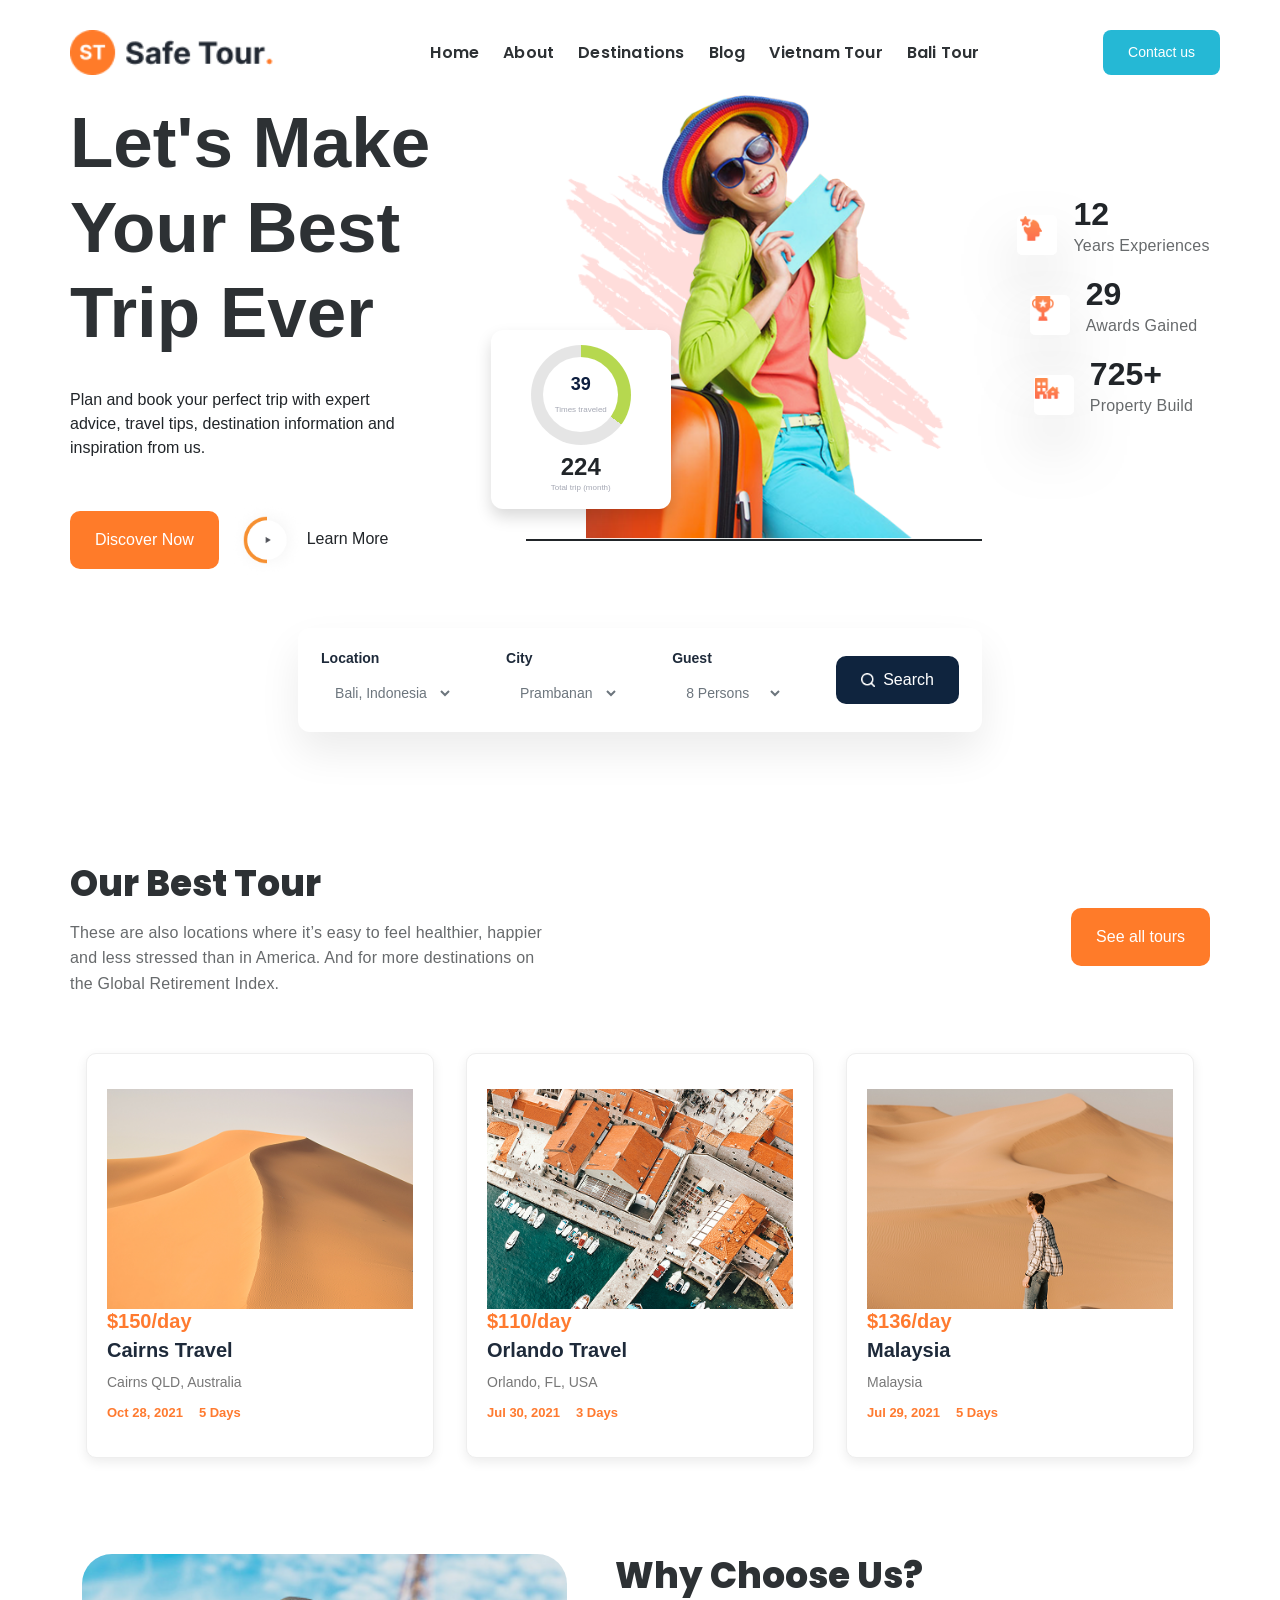
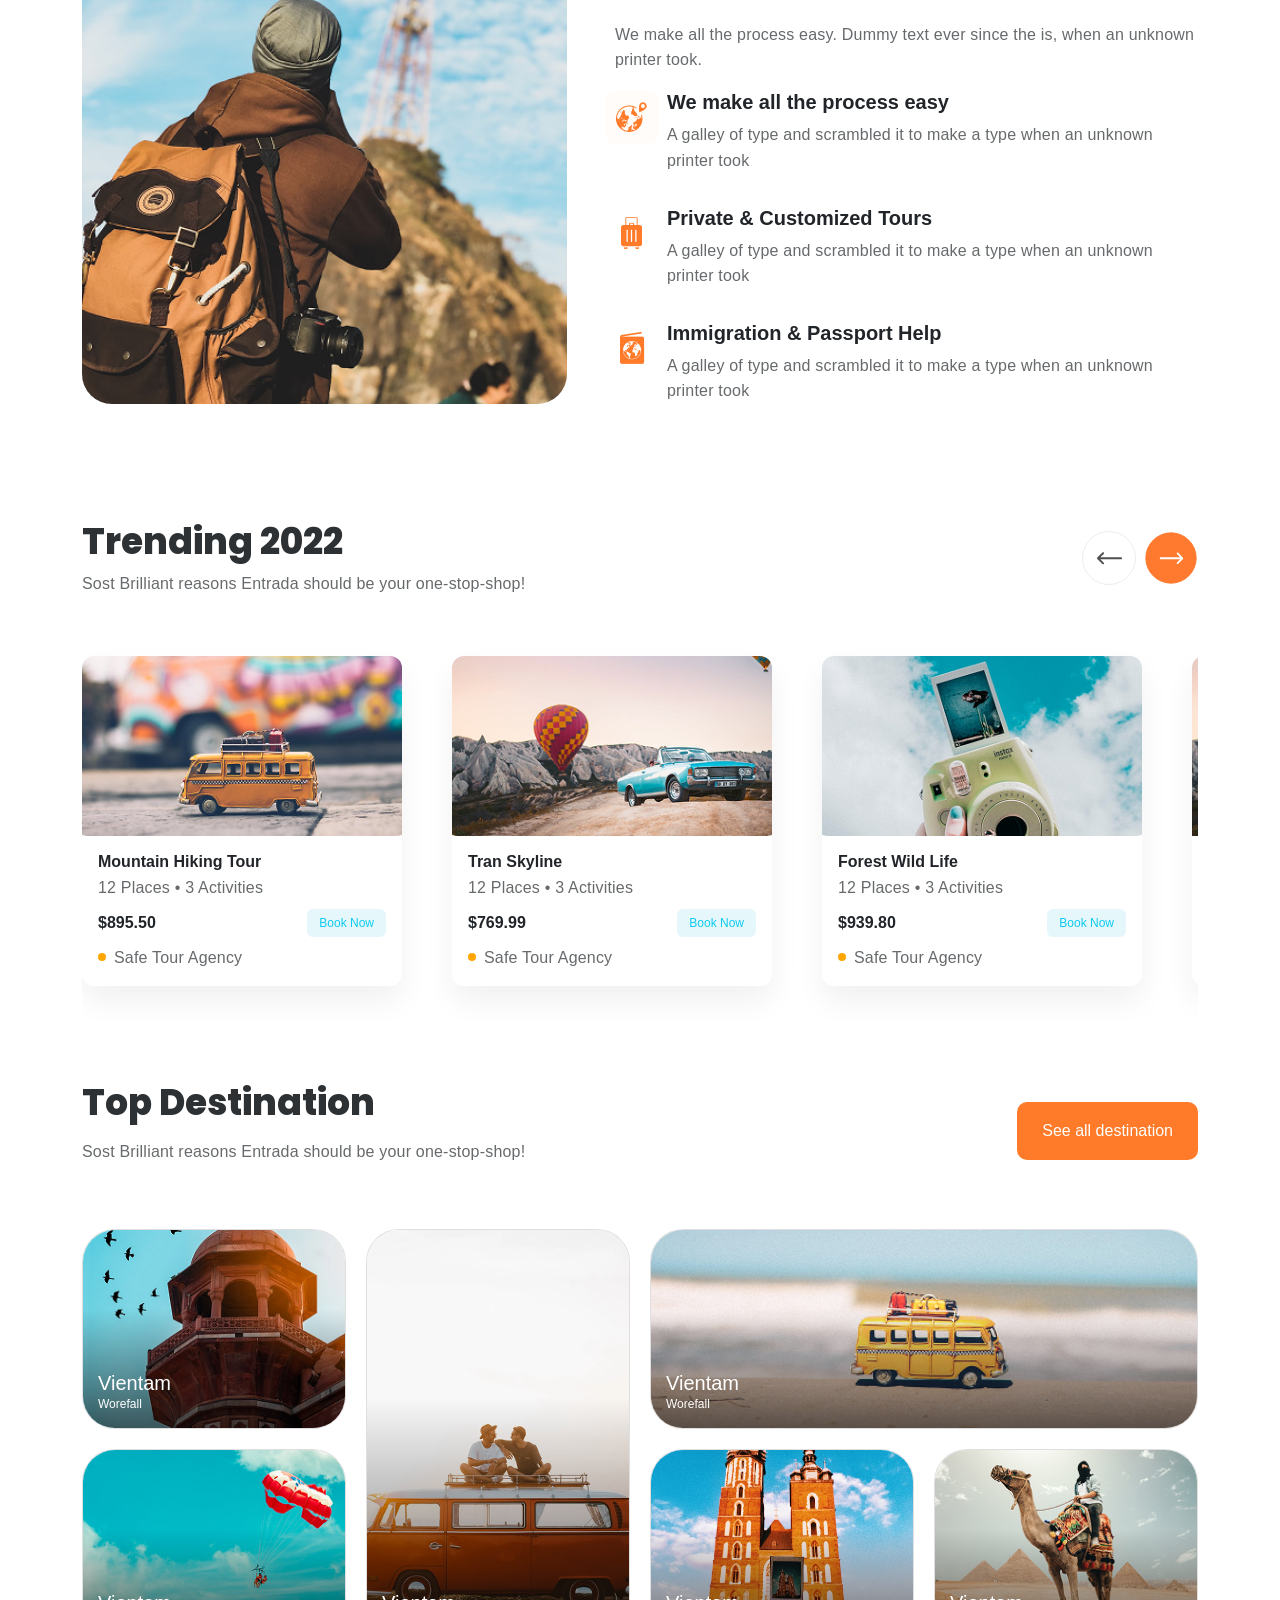
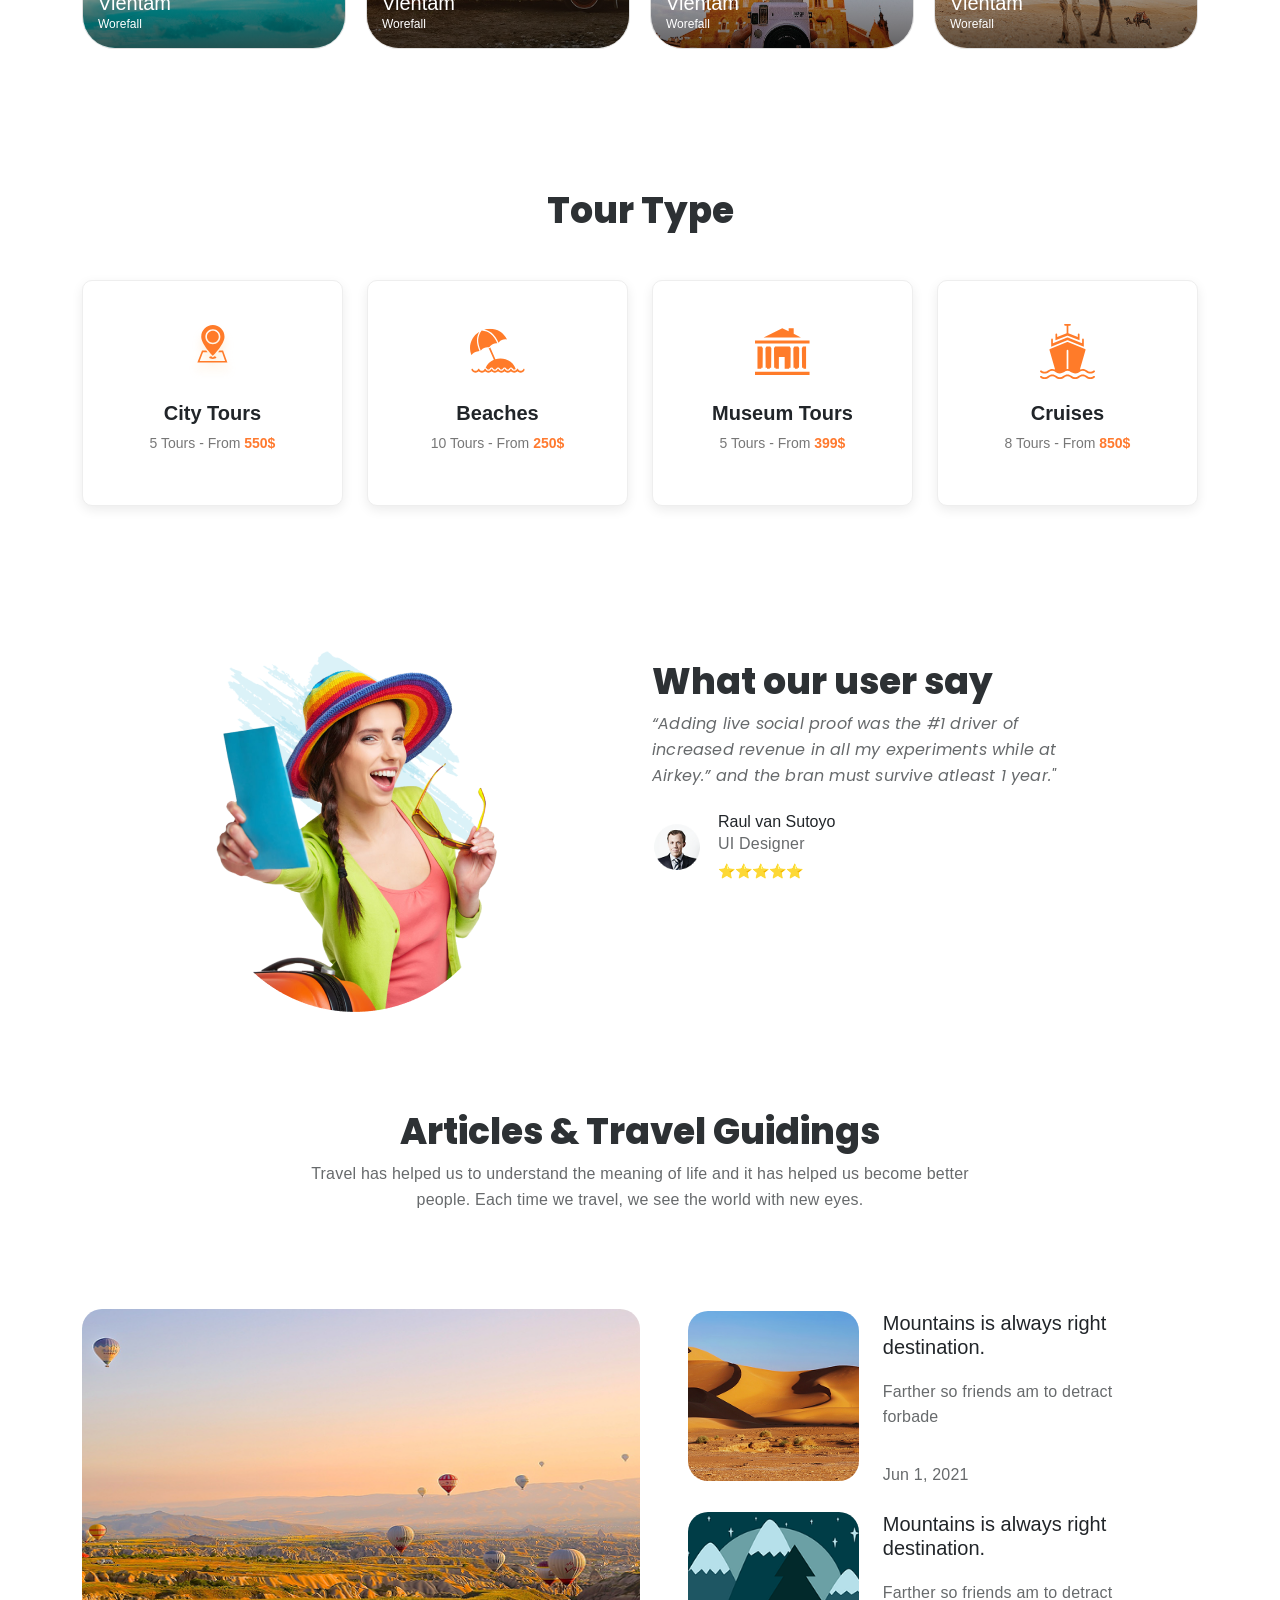
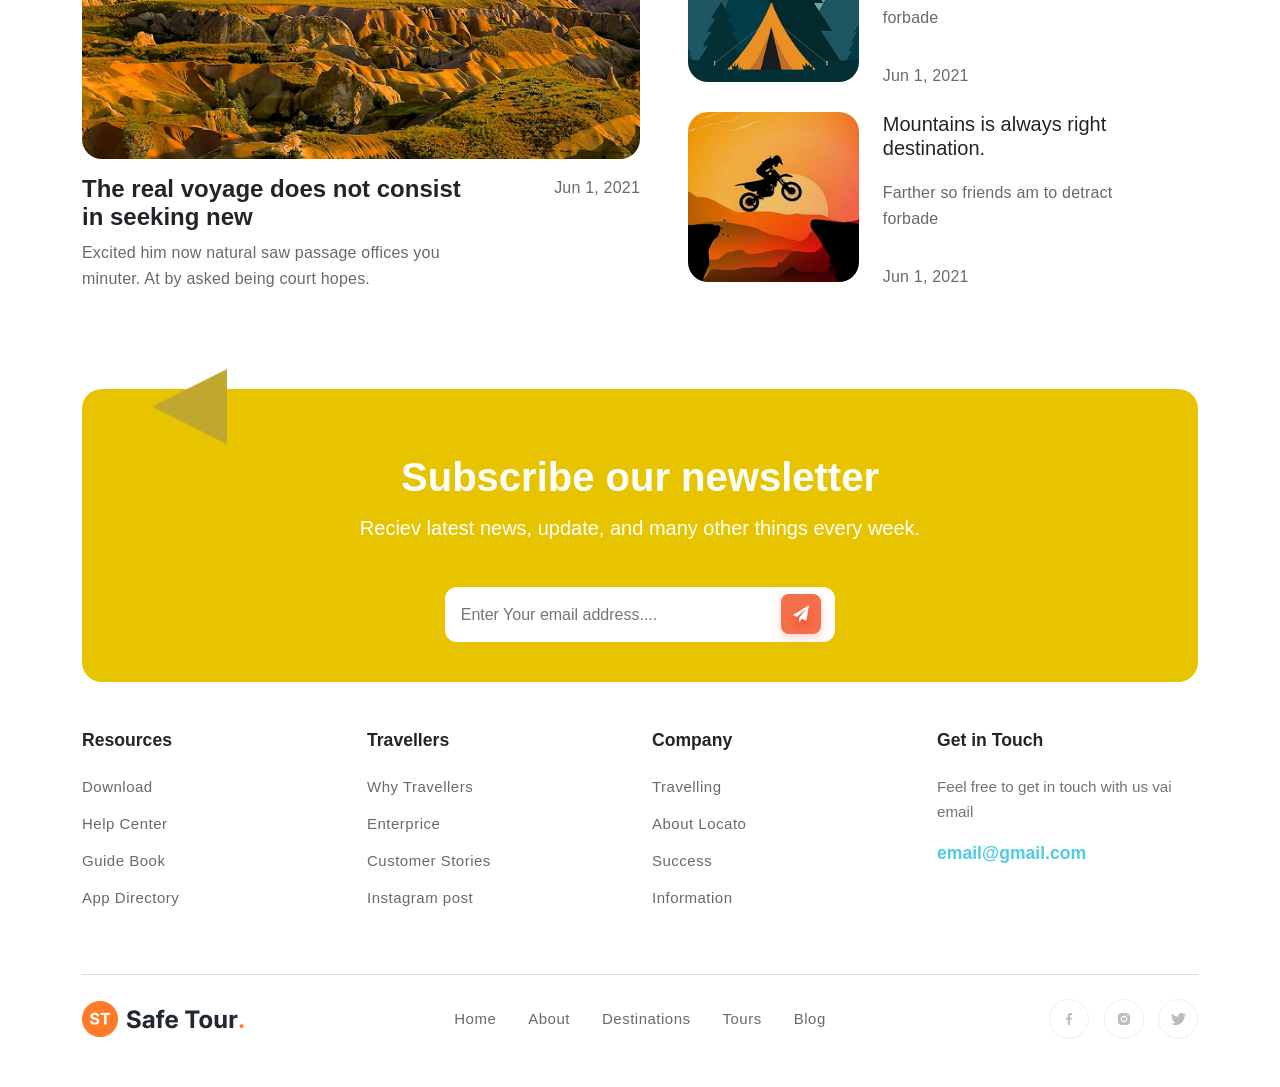
<file: index.html>
<!doctype html>
<html lang="en">
  <head>
    <meta charset="UTF-8" />
    <meta name="viewport" content="width=device-width, initial-scale=1.0" />
    <title>Safe Tour</title>

    <link
      rel="stylesheet"
      href="./Assets/css/bootstrap/bootstrap-5.0.2-dist/bootstrap-5.0.2-dist/css/bootstrap.min.css"
    />
    <link rel="stylesheet" href="./Assets/css/header.css" />
    <link rel="stylesheet" href="./Assets/css/style.css" />
    <link rel="stylesheet" href="./Assets/css/hero.css" />
    <link rel="stylesheet" href="./Assets/css/our-tour.css" />
    <link rel="stylesheet" href="./Assets/css/why-choose.css" />
    <link rel="stylesheet" href="./Assets/css/trending-2022.css" />
    <link rel="stylesheet" href="./Assets/css/top-destination.css" />
    <link rel="stylesheet" href="./Assets/css/tour-types.css" />
    <link rel="stylesheet" href="./Assets/css/What-our-user-say.css" />
    <link rel="stylesheet" href="./Assets/css/footer.css" />
    <link rel="stylesheet" href="./Assets/css/subscribe.css" />
    <link
      href="https://fonts.googleapis.com/css2?family=Poppins:wght@300;400;500;600;700&display=swap"
      rel="stylesheet"
    />
    <link rel="stylesheet" href="./Assets/css/Articles.css" />
  </head>

  <body>
    <header>
      <div
        class="container d-flex justify-content-between align-items-center px-3 px-lg-0"
      >
        <figure class="d-flex logo-con gap-2 mb-0">
          <img src="./Assets/images/Logo-f.png" alt="Safe Tour Logo" />
        </figure>

        <nav class="nav-con" aria-label="Main Navigation">
          <ul class="nav-links d-flex gap-2 gap-lg-4 mb-0">
            <li>
              <a href="./index.html" class="text-decoration-none">Home</a>
            </li>
            <li>
              <a href="./about.html" class="text-decoration-none">About</a>
            </li>
            <li>
              <a href="./destinations.html" class="text-decoration-none"
                >Destinations</a
              >
            </li>
            <li>
              <a href="./blogs.html" class="text-decoration-none">Blog</a>
            </li>
            <li>
              <a href="./Vietnam-tour.html" class="text-decoration-none"
                >Vietnam Tour</a
              >
            </li>
            <li>
              <a href="./bali-getaway.html" class="text-decoration-none"
                >Bali Tour</a
              >
            </li>
            <!-- Mobile only Contact -->
            <li class="nav-item d-block d-lg-none border-bottom-0">
              <a
                href="./contact.html"
                class="header-btn w-100 text-center text-decoration-none"
              >
                Contact us</a
              >
            </li>
          </ul>
        </nav>

        <a href="./contact.html" class="header-btn text-decoration-none"
          >Contact us</a
        >

        <div
          class="toggle-btn resp-pd"
          id="burger"
          role="button"
          aria-label="Menu"
        >
          <span></span>
          <span></span>
          <span></span>
        </div>
      </div>
    </header>


    <main >
      <!-- hero section -->
      <section>
        <div class="container hero-con">
          <div class="align-items-center hero-flex-con">
            <!-- LEFT -->
            <div class="left-hero d-flex flex-column gap-4">
              <h2 class="hero-title">Let's Make Your Best Trip Ever</h2>
              <p class="text-16 para-hero">
                Plan and book your perfect trip with expert advice, travel tips,
                destination information and inspiration from us.
              </p>

              <div class="d-flex align-items-center gap-1">
                <a href="./about.html" class="btn btn-color-dis text-white px-lg-4 px-3 py-lg-3 py-2"
                  >Discover Now</a
                >
                <a
                  href="./about.html"
                  class="text-dark play-btn-hero text-decoration-none px-1"
                >
                  <img src="./Assets/images/Play.png" alt="" />Learn More</a
                >
              </div>
            </div>

            <!-- CENTER -->
            <div
              class="mdl-hero position-relative text-center border-bottom border-dark border-2"
            >
              <figure class="hero-img mb-0">
                <img
                  src="./Assets/images/banner.png"
                  alt=""
                  class="img-fluid"
                />
              </figure>

              <div class="hero-middle-card card text-center shadow border-0">
                <div class="progress-circle mx-auto mb-2">
                  <div
                    class="inner d-flex flex-column justify-content-center align-items-center"
                  >
                    <h6 class="text-39">39</h6>
                    <small class="text-10">Times traveled</small>
                  </div>
                </div>

                <h4 class="text-20 fw-bold mb-0">224</h4>
                <p class="text-10 mb-0">Total trip (month)</p>
              </div>
            </div>

            <!-- RIGHT -->
            <div class="right-hero">
              <div class="d-flex flex-column align-items-center right-card">
                <div class="">
                  <div class="d-flex align-items-center stat-box  ">
                    <div class="icon-box me-1 me-lg-3">
                      <img src="./Assets/images/hero-card-icon-1.png" alt="" />
                    </div>
                    <div>
                      <h2 class="fw-bold mb-0 ">12</h2>
                      <p class="text-muted">Years Experiences</p>
                    </div>
                  </div>
                </div>

                <div class="">
                  <div class="d-flex align-items-center stat-box ">
                    <div class="icon-box me-1 me-lg-3">
                      <img src="./Assets/images/hero-card-icon-2.png" alt="" />
                    </div>
                    <div>
                      <h2 class="fw-bold mb-0">29</h2>
                      <p class="text-muted">Awards Gained</p>
                    </div>
                  </div>
                </div>

                <div class="">
                  <div class="d-flex align-items-center stat-box">
                    <div class="icon-box me-1 me-lg-3">
                      <img src="./Assets/images/hero-card-icon-3.png" alt="" />
                    </div>
                    <div>
                      <h2 class="fw-bold mb-0">725+</h2>
                      <p class="text-muted">Property Build</p>
                    </div>
                  </div>
                </div>
              </div>
            </div>
          </div>

          <div class="mt-5">
            <div
              class="search-box px-2 px-lg-0 d-flex flex-wrap align-items-center justify-content-evenly"
            >
              <div class="search-item">
                <label>Location</label>
                <select>
                  <option>Bali, Indonesia</option>
                  <option>Bali, Indonesia</option>
                  <option>Bali, Indonesia</option>
                  <option>Bali, Indonesia</option>
                </select>
              </div>

              <div class="search-item">
                <label>City</label>
                <select>
                  <option>Prambanan</option>
                  <option>Indore</option>
                  <option>Bhopal</option>
                  <option>Delhi</option>
                  <option>Prambanan</option>
                </select>
              </div>

              <div class="search-item">
                <label>Guest</label>
                <select>
                  <option>8 Persons</option>
                  <option>10 Persons</option>
                  <option>81 Persons</option>
                  <option>5 Persons</option>
                  <option>2 Persons</option>
                  <option>1 Persons</option>
                </select>
              </div>

              <button class="search-btn">
                <img src="./Assets/images/search-icon.png" alt="" /> Search
              </button>
            </div>
          </div>
        </div>
      </section>

      <!-- Our Best Tour -->

      <section>
        <div class="container tour-section">
          <div
            class="tour-top-sec d-flex justify-content-between align-items-center flex-wrap mb-4"
          >
            <div class="col-lg-5">
              <h2 class="tour-heading">Our Best Tour</h2>
              <p class="tour-desc">
                These are also locations where it’s easy to feel healthier,
                happier and less stressed than in America. And for more
                destinations on the Global Retirement Index.
              </p>
            </div>
            <a href="./destinations.html" class="btn btn-color-dis text-white px-lg-4 px-3 py-lg-3 py-2"
              >See all tours</a
            >
          </div>

          <div class="row g-4  p-0 mx-1 mx-lg-0">
            <div class="col-lg-4 p-0 p-lg-3">
              <div class="tour-card mx-auto">
                <img src="./Assets/images/our-tour-img-1.png" alt="" />
                <div class="tour-content">
                  <h5 class="price">$150/day</h5>
                  <h4 class="title">Cairns Travel</h4>
                  <p class="location">Cairns QLD, Australia</p>
                  <div class="d-flex gap-3 small-text">
                    <span>Oct 28, 2021</span>
                    <span>5 Days</span>
                  </div>
                </div>
              </div>
            </div>

            <div class="col-lg-4 p-0 p-lg-3">
              <div class="tour-card">
                <img src="./Assets/images/our-tour-img-2.png" alt="" />
                <div class="tour-content">
                  <h5 class="price">$110/day</h5>
                  <h4 class="title">Orlando Travel</h4>
                  <p class="location">Orlando, FL, USA</p>
                  <div class="d-flex gap-3 small-text">
                    <span>Jul 30, 2021</span>
                    <span>3 Days</span>
                  </div>
                </div>
              </div>
            </div>

            <div class="col-lg-4 p-0 p-lg-3">
              <div class="tour-card">
                <img src="./Assets/images/our-tour-img-3.png" alt="" />
                <div class="tour-content">
                  <h5 class="price">$136/day</h5>
                  <h4 class="title">Malaysia</h4>
                  <p class="location">Malaysia</p>
                  <div class="d-flex gap-3 small-text">
                    <span>Jul 29, 2021</span>
                    <span>5 Days</span>
                  </div>
                </div>
              </div>
            </div>
          </div>
        </div>
      </section>

      <!-- why choose us -->

      <section class="container d-flex flex-lg-row flex-column gap-5 ">
        <figure class="choose-sec-img">
          <img src="./Assets/images/why-choose-img.png" alt="" />
        </figure>
        <div class="d-flex flex-column flex-wrap justify-content-between">
          <h2 class="tour-heading">Why Choose Us?</h2>
          <p class="tour-desc">
            We make all the process easy. Dummy text ever since the is, when an
            unknown printer took.
          </p>
          <ul class="list-con d-flex justify-content-between flex-column gap-3 m-0 p-0">
            <li
              class="d-flex gap-2 flex-row align-items-start justify-content-center"
            >
              <figure>
                <img src="./Assets/images/choose-Icon-1.png" alt="" />
              </figure>
              <div class="d-flex flex-column pl-2">
                <h4 class="fs-5 fw-bold">We make all the process easy</h4>
                <p class="text-muted">
                  A galley of type and scrambled it to make a type when an
                  unknown printer took
                </p>
              </div>
            </li>
            <li
              class="d-flex gap-2 flex-row align-items-start justify-content-center"
            >
              <figure>
                <img src="./Assets/images/choose-Icon-2.png" alt="" />
              </figure>
              <div class="d-flex flex-column pl-2">
                <h4 class="fs-5 fw-bold">Private & Customized Tours</h4>
                <p class="text-muted">
                  A galley of type and scrambled it to make a type when an
                  unknown printer took
                </p>
              </div>
            </li>
            <li
              class="d-flex gap-2 flex-row align-items-start justify-content-center"
            >
              <figure>
                <img src="./Assets/images/choose-Icon-3.png" alt="" />
              </figure>
              <div class="d-flex flex-column pl-2">
                <h4 class="fs-5 fw-bold">Immigration & Passport Help</h4>
                <p class="text-muted">
                  A galley of type and scrambled it to make a type when an
                  unknown printer took
                </p>
              </div>
            </li>
          </ul>
        </div>
      </section>

      <!-- trending 2022 -->

      <section class="trending-section">
        <div class="container">
          <div
            class="d-flex justify-content-between align-items-center mb-4 flex-wrap gap-3"
          >
            <div>
              <h3 class="tour-heading">Trending 2022</h3>
              <p class="text-muted small mb-0">
                Sost Brilliant reasons Entrada should be your one-stop-shop!
              </p>
            </div>

            <div class="d-flex gap-2  ">
              <button class="nav-btn prev">
                <svg
                  width="16"
                  height="8"
                  viewBox="0 0 16 8"
                  fill="none"
                  xmlns="http://www.w3.org/2000/svg"
                >
                  <path
                    d="M0.183313 4.31741C0.183501 4.3176 0.183657 4.31782 0.183875 4.318L3.44963 7.568C3.69428 7.81147 4.09 7.81056 4.33353 7.56588C4.57703 7.32122 4.57609 6.9255 4.33144 6.682L2.13881 4.5L15.375 4.50001C15.7202 4.50001 16 4.22019 16 3.87501C16 3.52982 15.7202 3.25001 15.375 3.25001L2.13884 3.25001L4.33141 1.06801C4.57606 0.824509 4.577 0.428791 4.3335 0.184134C4.08997 -0.0605842 3.69422 -0.0614277 3.44959 0.18201L0.183844 3.43201C0.183656 3.43219 0.1835 3.43241 0.183281 3.4326C-0.0615002 3.67691 -0.0607182 4.07391 0.183313 4.31741Z"
                    fill="#505050"
                  />
                </svg>
              </button>
              <button class="nav-btn next active">
                <svg
                  width="16"
                  height="8"
                  viewBox="0 0 16 8"
                  fill="none"
                  xmlns="http://www.w3.org/2000/svg"
                >
                  <path
                    d="M15.8167 3.43259C15.8165 3.4324 15.8163 3.43218 15.8161 3.43199L12.5504 0.181998C12.3057 -0.0614707 11.91 -0.0605647 11.6665 0.184123C11.423 0.428779 11.4239 0.824497 11.6686 1.068L13.8612 3.24999H0.625C0.279813 3.24999 0 3.52981 0 3.87499C0 4.22018 0.279813 4.49999 0.625 4.49999H13.8612L11.6686 6.68199C11.4239 6.92549 11.423 7.32121 11.6665 7.56586C11.91 7.81058 12.3058 7.81143 12.5504 7.56799L15.8162 4.31799C15.8163 4.31781 15.8165 4.31759 15.8167 4.3174C16.0615 4.07309 16.0607 3.67609 15.8167 3.43259Z"
                    fill="white"
                  />
                </svg>
              </button>
            </div>
          </div>

          <div class="swiper mySwiper">
            <div class="swiper-wrapper">
              <!--  cards -->
              <div class="swiper-slide">
                <div class="trend-card">
                  <img src="./Assets/images/trending-card-img-1.png" />
                  <div class="p-3">
                    <h6 class="fw-bold mb-1">Mountain Hiking Tour</h6>
                    <p class="small text-muted mb-2">
                      12 Places • 3 Activities
                    </p>
                    <div
                      class="d-flex justify-content-between align-items-center mb-2"
                    >
                      <h6 class="price mb-0">$895.50</h6>
                      <a href="#" class="book-btn">Book Now</a>
                    </div>
                    <div
                      class="d-flex align-items-center gap-2 small text-muted"
                    >
                      <span class="dot"></span> Safe Tour Agency
                    </div>
                  </div>
                </div>
              </div>

              <div class="swiper-slide">
                <div class="trend-card">
                  <img src="./Assets/images/trending-card-img-2.png" />
                  <div class="p-3">
                    <h6 class="fw-bold mb-1">Tran Skyline</h6>
                    <p class="small text-muted mb-2">
                      12 Places • 3 Activities
                    </p>
                    <div
                      class="d-flex justify-content-between align-items-center mb-2"
                    >
                      <h6 class="price mb-0">$769.99</h6>
                      <a href="#" class="book-btn">Book Now</a>
                    </div>
                    <div
                      class="d-flex align-items-center gap-2 small text-muted"
                    >
                      <span class="dot"></span> Safe Tour Agency
                    </div>
                  </div>
                </div>
              </div>

              <div class="swiper-slide">
                <div class="trend-card">
                  <img src="./Assets/images/trending-card-img-3.png" />
                  <div class="p-3">
                    <h6 class="fw-bold mb-1">Forest Wild Life</h6>
                    <p class="small text-muted mb-2">
                      12 Places • 3 Activities
                    </p>
                    <div
                      class="d-flex justify-content-between align-items-center mb-2"
                    >
                      <h6 class="price mb-0">$939.80</h6>
                      <a href="#" class="book-btn">Book Now</a>
                    </div>
                    <div
                      class="d-flex align-items-center gap-2 small text-muted"
                    >
                      <span class="dot"></span> Safe Tour Agency
                    </div>
                  </div>
                </div>
              </div>

              <div class="swiper-slide">
                <div class="trend-card">
                  <img src="./Assets/images/trending-card-img-4.png" />
                  <div class="p-3">
                    <h6 class="fw-bold mb-1">Beach Tour</h6>
                    <p class="small text-muted mb-2">
                      10 Places • 2 Activities
                    </p>
                    <div
                      class="d-flex justify-content-between align-items-center mb-2"
                    >
                      <h6 class="price mb-0">$650.00</h6>
                      <a href="#" class="book-btn">Book Now</a>
                    </div>
                    <div
                      class="d-flex align-items-center gap-2 small text-muted"
                    >
                      <span class="dot"></span> Safe Tour Agency
                    </div>
                  </div>
                </div>
              </div>

              <div class="swiper-slide">
                <div class="trend-card">
                  <img src="./Assets/images/trending-card-img-1.png" />
                  <div class="p-3">
                    <h6 class="fw-bold mb-1">City Tour</h6>
                    <p class="small text-muted mb-2">8 Places • 1 Activity</p>
                    <div
                      class="d-flex justify-content-between align-items-center mb-2"
                    >
                      <h6 class="price mb-0">$450.00</h6>
                      <a href="#" class="book-btn">Book Now</a>
                    </div>
                    <div
                      class="d-flex align-items-center gap-2 small text-muted"
                    >
                      <span class="dot"></span> Safe Tour Agency
                    </div>
                  </div>
                </div>
              </div>

              <div class="swiper-slide">
                <div class="trend-card">
                  <img src="./Assets/images/trending-card-img-2.png" />
                  <div class="p-3">
                    <h6 class="fw-bold mb-1">Desert Safari</h6>
                    <p class="small text-muted mb-2">
                      15 Places • 4 Activities
                    </p>
                    <div
                      class="d-flex justify-content-between align-items-center mb-2"
                    >
                      <h6 class="price mb-0">$720.00</h6>
                      <a href="#" class="book-btn">Book Now</a>
                    </div>
                    <div
                      class="d-flex align-items-center gap-2 small text-muted"
                    >
                      <span class="dot"></span> Safe Tour Agency
                    </div>
                  </div>
                </div>
              </div>
            </div>
          </div>
        </div>
      </section>

      <!-- Top Destination -->

      <section class="gallery-section">
        <div class="container">
          <div
            class="tour-top-sec d-flex justify-content-between align-items-center flex-wrap mb-5"
          >
            <div class="col-lg-5">
              <h2 class="tour-heading">Top Destination</h2>
              <p class="tour-desc">
                Sost Brilliant reasons Entrada should be your one-stop-shop!
              </p>
            </div>
            <a href="./destinations.html" class="btn btn-color-dis text-white px-lg-4 px-3 py-lg-3 py-2"
              >See all destination</a
            >
          </div>
          <div>
            <div class="grid">
              <div class="card big">
                <img src="./Assets/images/top-destination-img-1.png" />
                <div class="overlay">
                  <h4>Vientam</h4>
                  <p>Worefall</p>
                </div>
              </div>

              <div class="card tall">
                <img src="./Assets/images/top-destination-img-2.png" />
                <div class="overlay">
                  <h4>Vientam</h4>
                  <p>Worefall</p>
                </div>
              </div>

              <div class="card wide">
                <img src="./Assets/images/top-destination-img-3.png" />
                <div class="overlay">
                  <h4>Vientam</h4>
                  <p>Worefall</p>
                </div>
              </div>

              <div class="card">
                <img src="./Assets/images/top-destination-img-4.png" />
                <div class="overlay">
                  <h4>Vientam</h4>
                  <p>Worefall</p>
                </div>
              </div>

              <div class="card">
                <img src="./Assets/images/top-destination-img-5.png" />
                <div class="overlay">
                  <h4>Vientam</h4>
                  <p>Worefall</p>
                </div>
              </div>

              <div class="card">
                <img src="./Assets/images/top-destination-img-6.png" />
                <div class="overlay">
                  <h4>Vientam</h4>
                  <p>Worefall</p>
                </div>
              </div>
            </div>
          </div>
        </div>
      </section>

      <!-- Tour types -->
      <section class="tour-type-section">
        <div class="container text-center">
          <h2 class="tour-heading">Tour Type</h2>

          <div class="row g-4 mt-4">
            <div class="col-lg-3 col-md-6">
              <div class="tour-card">
                <div class="icon">
                  <img src="./Assets/images/tour-type-Icon-1.svg" alt="" />
                </div>
                <h5>City Tours</h5>
                <p>5 Tours - From <span>550$</span></p>
              </div>
            </div>

            <div class="col-lg-3 col-md-6">
              <div class="tour-card">
                <div class="icon">
                  <img src="./Assets/images/tour-type-Icon-2.svg" alt="" />
                </div>
                <h5>Beaches</h5>
                <p>10 Tours - From <span>250$</span></p>
              </div>
            </div>

            <div class="col-lg-3 col-md-6">
              <div class="tour-card">
                <div class="icon">
                  <img src="./Assets/images/tour-type-Icon-3.svg" alt="" />
                </div>
                <h5>Museum Tours</h5>
                <p>5 Tours - From <span>399$</span></p>
              </div>
            </div>

            <div class="col-lg-3 col-md-6">
              <div class="tour-card">
                <div class="icon">
                  <img src="./Assets/images/tour-type-Icon-4.svg" alt="" />
                </div>
                <h5>Cruises</h5>
                <p>8 Tours - From <span>850$</span></p>
              </div>
            </div>
          </div>
        </div>
      </section>

      <!-- What our user say -->

      <section class="testimonial-section">
        <div class="container">
          <div class="row align-items-center">
            <div
              class="col-lg-6 d-flex justify-content-center align-items-center py-5 py-lg-0"
            >
              <div class="testimonial-container">
                <div class="testimonial-img">
                  <img
                    src="./Assets/images/user-say-img-11.png"
                    alt="User"
                    class="main-user-img"
                  />
                </div>
              </div>
            </div>

            <div class="col-lg-6 pt-sm-4">
              <h2 class="tour-heading">What our user say</h2>

              <p class="testimonial-text text-muted">
                “Adding live social proof was the #1 driver of increased revenue
                in all my experiments while at Airkey.” and the bran must
                survive atleast 1 year."
              </p>

              <div
                class="user-info d-flex align-items-lg-center text-sm-start gap-3 mt-4"
              >
                <img
                  src="./Assets/images/user-say-rating-img.png"
                  class="user-img"
                />

                <div>
                  <h6 class="mb-0">Raul van Sutoyo</h6>
                  <small class="text-muted">UI Designer</small>

                  <div class="stars mt-1">⭐⭐⭐⭐⭐</div>
                </div>
              </div>
            </div>
          </div>
        </div>
      </section>

      <!-- Articles & Travel Guidings -->

      <section class="article-container py-5">
        <div class="container">
          <div class="text-lg-center text-sm-start mb-5">
            <h3 class="tour-heading">Articles & Travel Guidings</h3>
            <p class="text-muted mx-lg-auto w-sm-100 art-para">
              Travel has helped us to understand the meaning of life and it has
              helped us become better people. Each time we travel, we see the
              world with new eyes.
            </p>
          </div>

          <div
            class="row g-lg-5 g-2  align-items-center justify-content-between mt-lg-4  m-0 p-0"
          >
            <!-- left -->
            <div class="col-lg-6 mx-0 px-0">
              <div class="art-main-card">
                <figure class="art-main-img mb-3">
                  <img
                    src="./Assets/images/article-1.png"
                    class="img-fluid"
                    alt=""
                  />
                </figure>

                <div
                  class="d-flex justify-content-between align-items-start art-img-content-gap"
                >
                  <div class="w-60">
                    <h4 class="fw-bold mb-2">
                      The real voyage does not consist in seeking new
                    </h4>
                    <p class="text-muted mb-0 small">
                      Excited him now natural saw passage offices you minuter.
                      At by asked being court hopes.
                    </p>
                  </div>

                  <p class="text-muted small mb-0 text-nowrap">Jun 1, 2021</p>
                </div>
              </div>
            </div>

            <!-- right -->
            <div
              class="col-lg-6 col-sm-12 d-flex flex-column gap-4 w-lg-50 w-sm-100 align-items-center  px-0 px-lg-5"
            >
              <div
                class="d-flex gap-4 flex-column flex-sm-row align-items-start justify-content-center w-100"
              >
                <div class="art-img w-lg-50 w-sm-100">
                  <img src="./Assets/images/article-2.png" class="" alt="" />
                </div>

                <div
                  class="d-flex gap-4 flex-lg-column justify-content-between h-100 flex-grow-1"
                >
                  <div
                    class="d-flex flex-column justify-content-between gap-lg-3 text-start"
                  >
                    <h6 class="fw-semibold fs-5 mb-1">
                      Mountains is always right destination.
                    </h6>
                    <p class="text-muted small mb-2">
                      Farther so friends am to detract forbade
                    </p>
                  </div>
                  <p class="text-muted small mb-0">Jun 1, 2021</p>
                </div>
              </div>

              <div
                class="d-flex gap-4 flex-column flex-sm-row align-items-start justify-content-center w-100"
              >
                <div class="art-img w-lg-50 w-sm-100">
                  <img src="./Assets/images/article-3.png" class="" alt="" />
                </div>

                <div
                  class="d-flex gap-4 flex-lg-column justify-content-between h-100 flex-grow-1"
                >
                  <div
                    class="d-flex flex-column justify-content-between gap-lg-3 text-start"
                  >
                    <h6 class="fw-semibold fs-5 mb-1">
                      Mountains is always right destination.
                    </h6>
                    <p class="text-muted small mb-2">
                      Farther so friends am to detract forbade
                    </p>
                  </div>
                  <p class="text-muted small mb-0">Jun 1, 2021</p>
                </div>
              </div>

              <div
                class="d-flex gap-4 flex-column flex-sm-row align-items-start justify-content-center w-100"
              >
                <div class="art-img w-lg-50 w-sm-100">
                  <img src="./Assets/images/article-4.png" class="" alt="" />
                </div>

                <div
                  class="d-flex gap-4 flex-lg-column justify-content-between h-100 flex-grow-1"
                >
                  <div
                    class="d-flex flex-column justify-content-between gap-lg-3 text-start"
                  >
                    <h6 class="fw-semibold fs-5 mb-1">
                      Mountains is always right destination.
                    </h6>
                    <p class="text-muted small mb-2">
                      Farther so friends am to detract forbade
                    </p>
                  </div>
                  <p class="text-muted small mb-0">Jun 1, 2021</p>
                </div>
              </div>
            </div>
          </div>
        </div>
      </section>

      <!-- Subscribe our newsletter -->

      <section class="container">
        <div class="subscribe-container">
          <div class="sub-con-img">
            <img src="./Assets/images/sub-top-icon.png" alt="" />
          </div>
          <div
            class="d-flex gap-1 flex-column justify-content-evenly text-center mt-2"
          >
            <h3 class="fw-bold fs-1">Subscribe our newsletter</h3>
            <p class="fs-5 mx-auto">
              Reciev latest news, update, and many other things every week.
            </p>
            <div class="sub-search-box mt-4 ">
              <input
                type="text"
                placeholder="Enter Your email address...."
                class=""
              />
              <a href=""
                ><img src="./Assets/images/Send.png" alt="" class="pt-2 me-0"
              /></a>
            </div>
          </div>
        </div>
      </section>
    </main>

    <!-- footer -->
    <footer class="footer py-5">
      <div class="container">
        <div class="row gy-4 mb-5">
          <div class="col-6 col-md-3">
            <h5 class="footer-heading">Resources</h5>
            <ul class="list-unstyled footer-links">
              <li><a href="#">Download</a></li>
              <li><a href="#">Help Center</a></li>
              <li><a href="#">Guide Book</a></li>
              <li><a href="#">App Directory</a></li>
            </ul>
          </div>
          <div class="col-6 col-md-3">
            <h5 class="footer-heading">Travellers</h5>
            <ul class="list-unstyled footer-links">
              <li><a href="#">Why Travellers</a></li>
              <li><a href="#">Enterprice</a></li>
              <li><a href="#">Customer Stories</a></li>
              <li><a href="#">Instagram post</a></li>
            </ul>
          </div>
          <div class="col-6 col-md-3">
            <h5 class="footer-heading">Company</h5>
            <ul class="list-unstyled footer-links">
              <li><a href="#">Travelling</a></li>
              <li><a href="#">About Locato</a></li>
              <li><a href="#">Success</a></li>
              <li><a href="#">Information</a></li>
            </ul>
          </div>
          <div class="col-6 col-md-3">
            <h5 class="footer-heading">Get in Touch</h5>
            <p class="footer-text">
              Feel free to get in touch with us vai email
            </p>
            <a href="mailto:email@gmail.com" class="footer-email"
              >email@gmail.com</a
            >
          </div>
        </div>

        <hr class="my-4 text-muted opacity-25" />

        <div class="row align-items-center gy-4">
          <div class="col-12 col-lg-3 text-center text-lg-start">
           <a href="./index.html"><img src="./Assets/images/Logo-f.png" alt="Safe Tour Logo" /></a> 
          </div>

          <div class="col-12 col-lg-6">
            <ul class="nav justify-content-center footer-bottom-nav">
              <li class="nav-item"><a class="nav-link" href="./index.html">Home</a></li>
              <li class="nav-item"><a class="nav-link" href="./about.html">About</a></li>
              <li class="nav-item">
                <a class="nav-link" href="./destinations.html">Destinations</a>
              </li>
              <li class="nav-item"><a class="nav-link" href="./Vietnam-tour.html">Tours</a></li>
              <li class="nav-item"><a class="nav-link" href="./blogs.html">Blog</a></li>
            </ul>
          </div>

          <div class="col-12 col-lg-3 text-center text-lg-end">
            <div class="social-icons">
              <a href="#" class="social-btn text-center"
                ><img src="./Assets/images/f-icon.png" alt=""
              /></a>
              <a href="#" class="social-btn text-center"
                ><img src="./Assets/images/i-icon.png" alt=""
              /></a>
              <a href="#" class="social-btn text-center"
                ><img src="./Assets/images/t-icon.png" alt=""
              /></a>
            </div>
          </div>
        </div>
      </div>
    </footer>

    <script src="https://cdn.jsdelivr.net/npm/swiper@11/swiper-bundle.min.js"></script>
    <script src="./Assets/js/header.js"></script>
    <script src="./Assets/js/trending-2022.js"></script>
  </body>
</html>
</file>
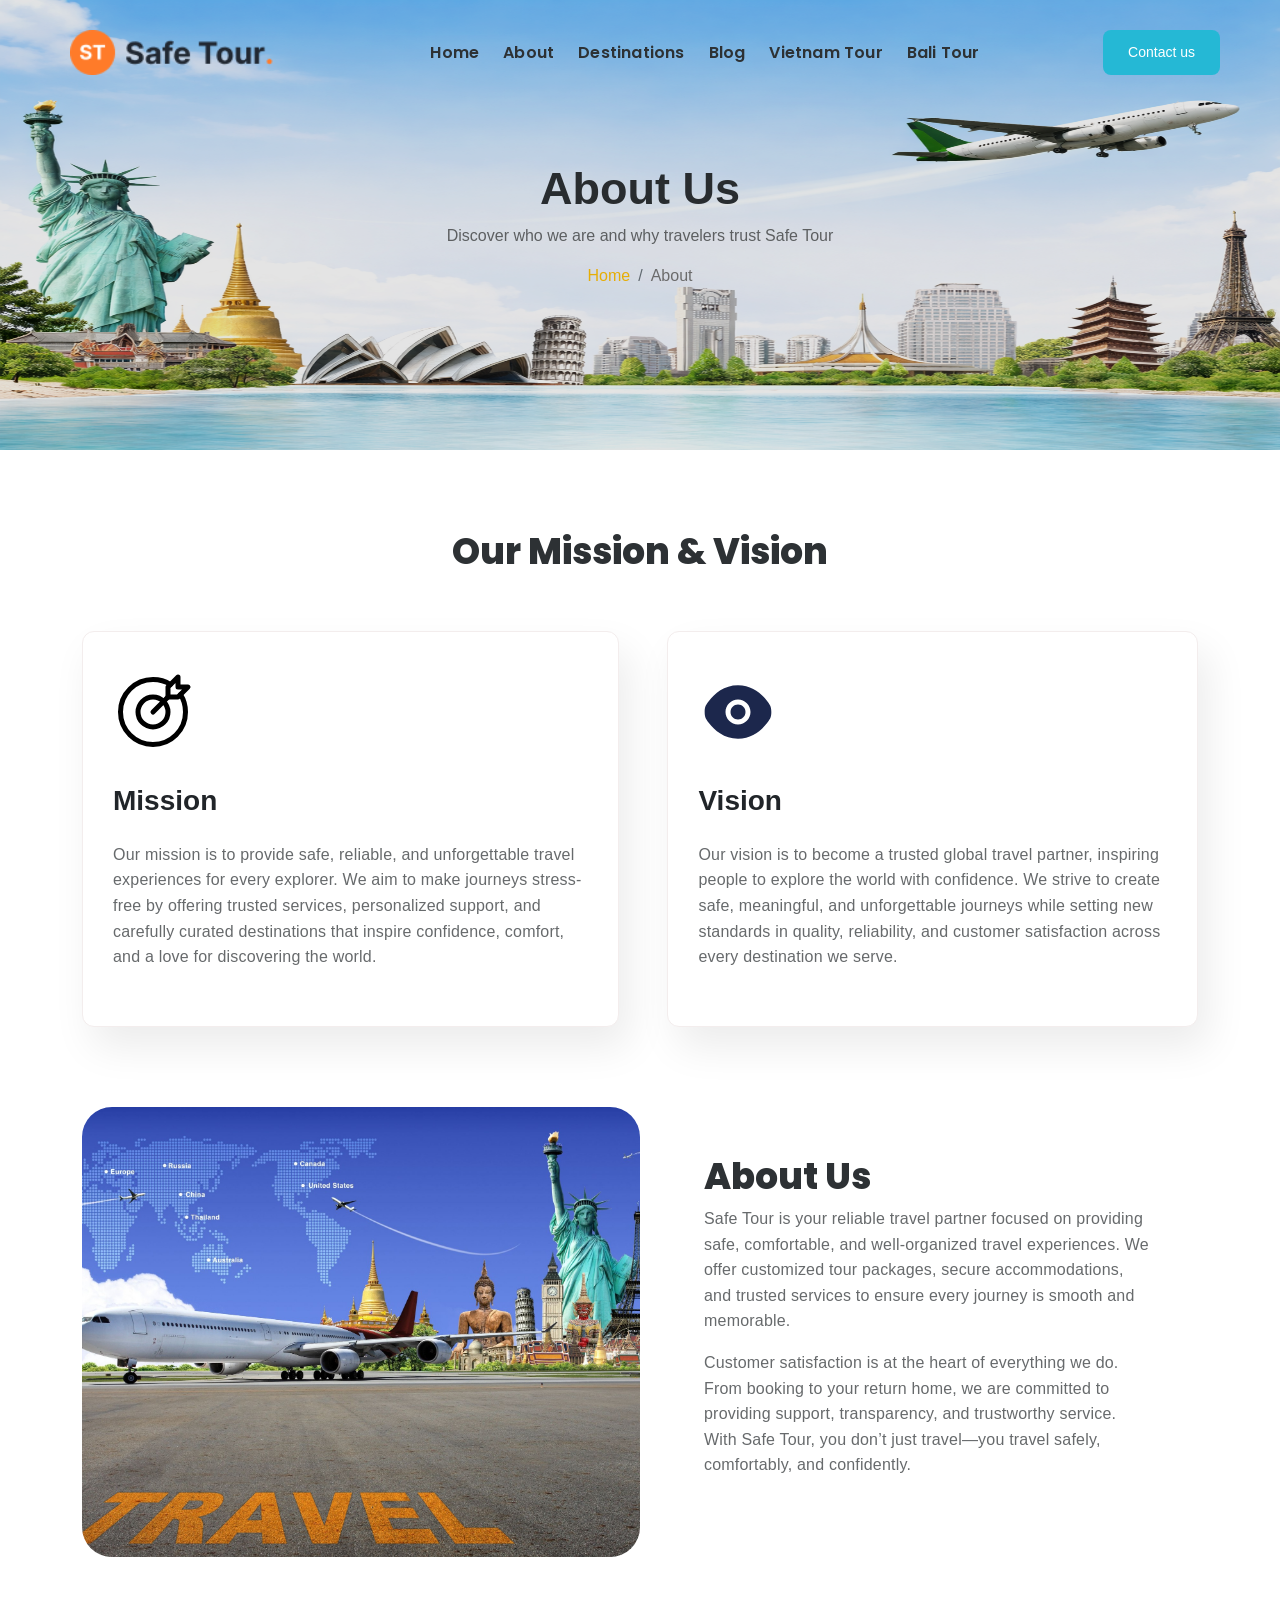
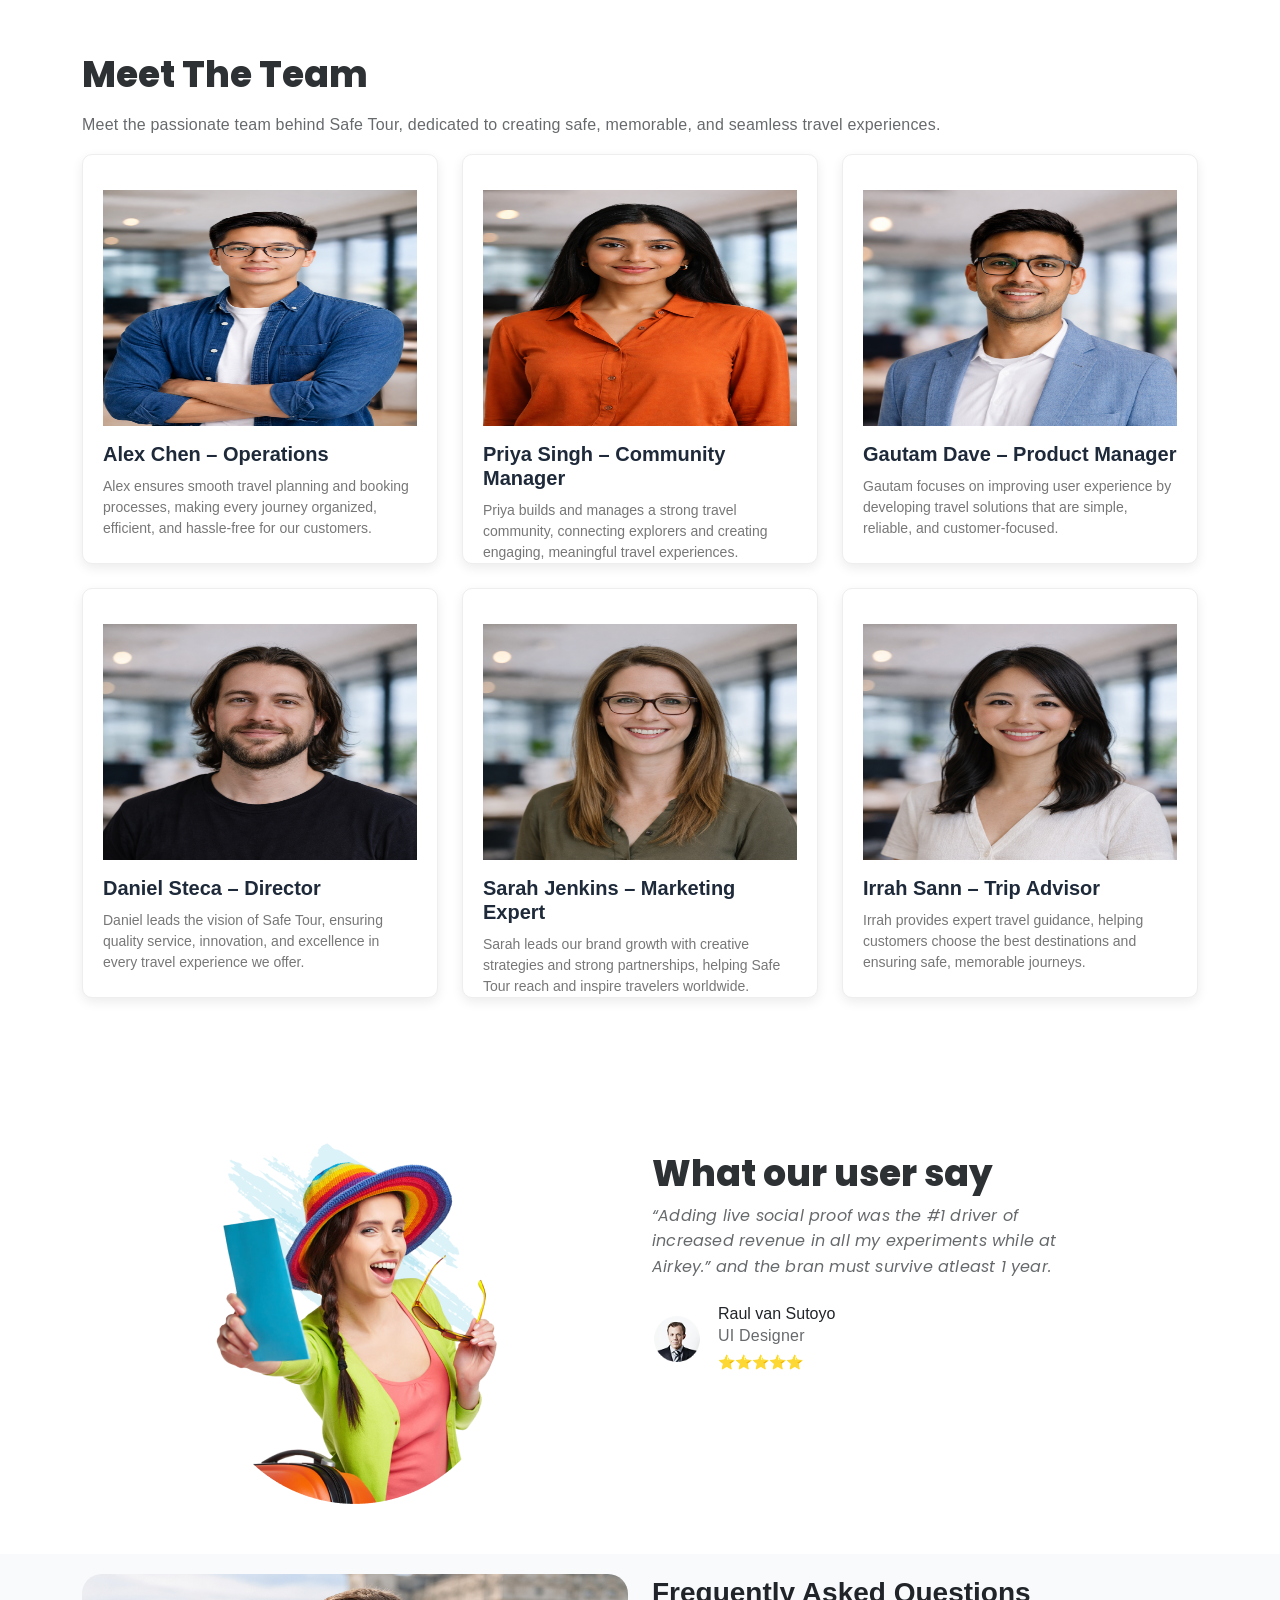
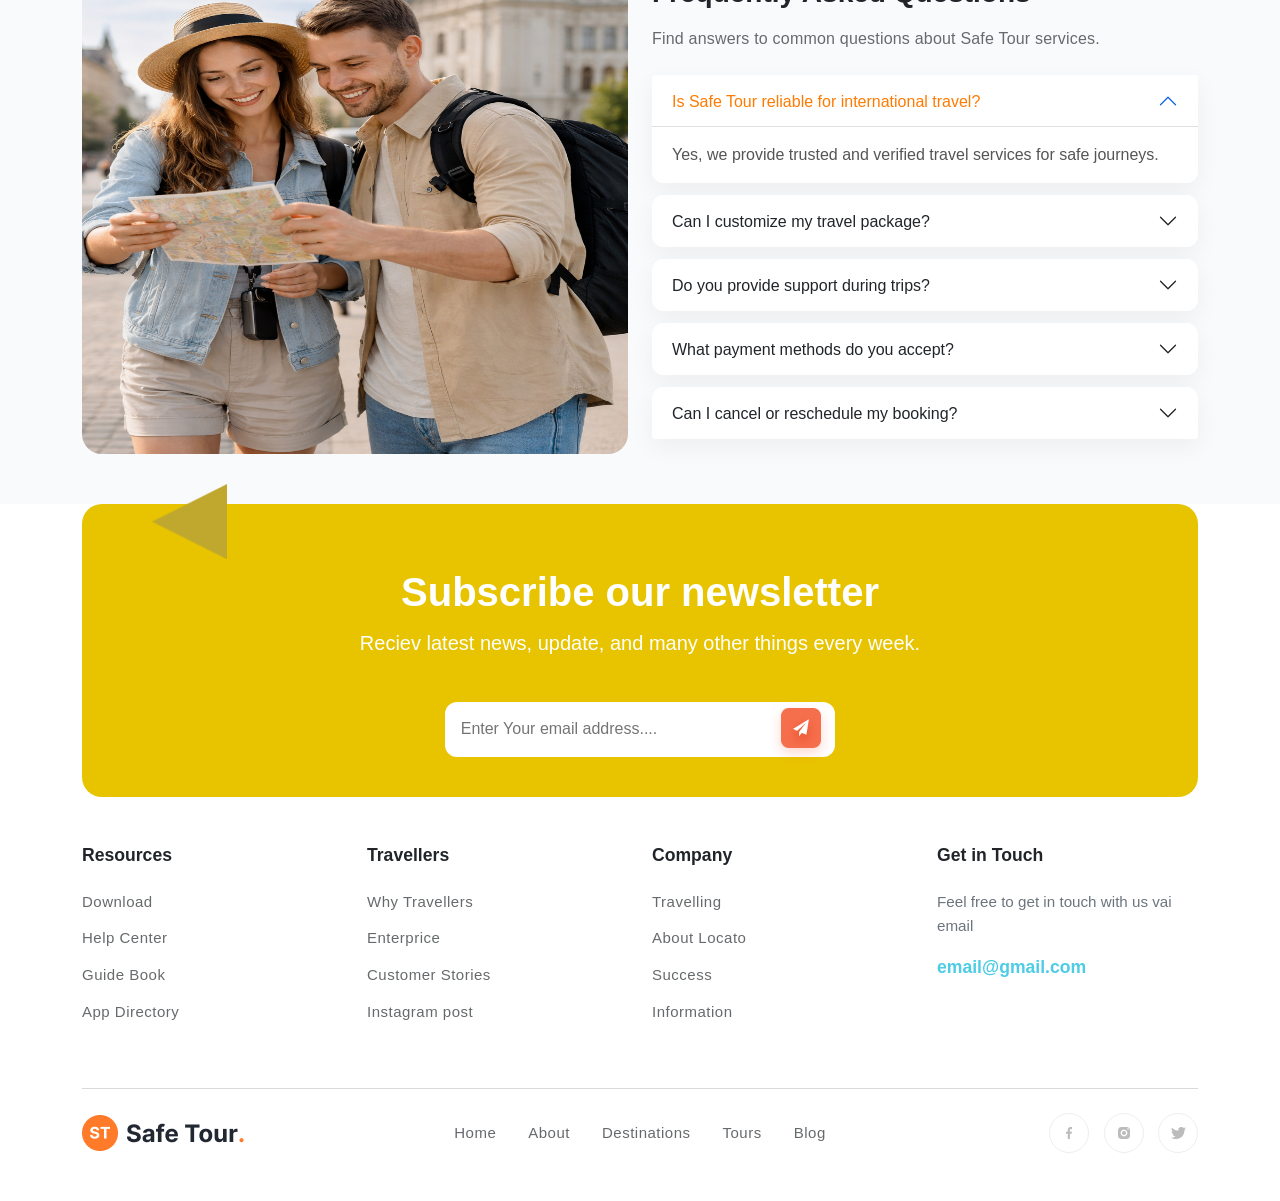
<file: about.html>
<!doctype html>
<html lang="en">
  <head>
    <meta charset="UTF-8" />
    <meta name="viewport" content="width=device-width, initial-scale=1.0" />
    <title>About us</title>

    <link
      rel="stylesheet"
      href="./Assets/css/bootstrap/bootstrap-5.0.2-dist/bootstrap-5.0.2-dist/css/bootstrap.min.css"
    />
    <link rel="stylesheet" href="./Assets/css/header.css" />
    <link rel="stylesheet" href="./Assets/css/style.css" />
    <link rel="stylesheet" href="./Assets/css/our-tour.css" />
    <link rel="stylesheet" href="./Assets/css/why-choose.css" />
    <link rel="stylesheet" href="./Assets/css/trending-2022.css" />
    <link rel="stylesheet" href="./Assets/css/top-destination.css" />
    <link rel="stylesheet" href="./Assets/css/tour-types.css" />
    <link rel="stylesheet" href="./Assets/css/What-our-user-say.css" />
    <link rel="stylesheet" href="./Assets/css/footer.css" />
    <link rel="stylesheet" href="./Assets/css/subscribe.css" />
    <link
      href="https://fonts.googleapis.com/css2?family=Poppins:wght@300;400;500;600;700&display=swap"
      rel="stylesheet"
    />
    <link rel="stylesheet" href="./Assets/css/Articles.css" />
    <link rel="stylesheet" href="./Assets/css/inner-pages css/inn-about.css" />
  </head>

  <body>
    <header>
      <div
        class="container d-flex justify-content-between align-items-center px-3 px-lg-0"
      >
        <figure class="d-flex logo-con gap-2 mb-0">
          <img src="./Assets/images/Logo-f.png" alt="Safe Tour Logo" />
        </figure>

        <nav class="nav-con" aria-label="Main Navigation">
          <ul class="nav-links d-flex gap-2 gap-lg-4 mb-0">
            <li>
              <a href="./index.html" class="text-decoration-none">Home</a>
            </li>
            <li>
              <a href="./about.html" class="text-decoration-none">About</a>
            </li>
            <li>
              <a href="./destinations.html" class="text-decoration-none"
                >Destinations</a
              >
            </li>
            <li>
              <a href="./blogs.html" class="text-decoration-none">Blog</a>
            </li>
            <li>
              <a href="./Vietnam-tour.html" class="text-decoration-none"
                >Vietnam Tour</a
              >
            </li>
            <li>
              <a href="./bali-getaway.html" class="text-decoration-none"
                >Bali Tour</a
              >
            </li>
            <!-- Mobile only Contact -->
            <li class="nav-item d-block d-lg-none border-bottom-0">
              <a
                href="./contact.html"
                class="header-btn w-100 text-center text-decoration-none"
              >
                Contact us</a
              >
            </li>
          </ul>
        </nav>

        <a href="./contact.html" class="header-btn text-decoration-none"
          >Contact us</a
        >

        <div
          class="toggle-btn resp-pd"
          id="burger"
          role="button"
          aria-label="Menu"
        >
          <span></span>
          <span></span>
          <span></span>
        </div>
      </div>
    </header>

    <main class="m-0 p-0">
      <!-- hero section -->
      <section class="inner-hero">
        <img src="./Assets/images/about-3.png" alt="banner" class="hero-img" />

        <div class="container m-0 p-0 text-center hero-content">
          <h1 class="fw-bold mb-2">About Us</h1>
          <p class="mb-3">
            Discover who we are and why travelers trust Safe Tour
          </p>

          <nav aria-label="breadcrumb">
            <ol class="breadcrumb justify-content-center mb-0">
              <li class="breadcrumb-item">
                <a href="./index.html" class="text-warning text-decoration-none"
                  >Home</a
                >
              </li>
              <li class="breadcrumb-item active" aria-current="page">About</li>
            </ol>
          </nav>
        </div>
      </section>

      <!-- our mission nad vision -->

      <section class="mission-container">
        <div class="mv-heading">
          <h2 class="tour-heading  text-center px-4 px-lg-0">
            Our Mission & Vision
          </h2>
        </div>
        <div
          class="container d-flex flex-column flex-lg-row gap-5 justify-content-evenly"
        >
          <article
            class="d-flex flex-column gap-3 mv-card text-center text-lg-start"
          >
            <figure class="w-100 mv-img">
              <img src="./Assets/images/misson.svg" alt="" />
            </figure>
            <h3 class="fw-bold">Mission</h3>
            <p class="text-muted lh-md">
              Our mission is to provide safe, reliable, and unforgettable travel
              experiences for every explorer. We aim to make journeys
              stress-free by offering trusted services, personalized support,
              and carefully curated destinations that inspire confidence,
              comfort, and a love for discovering the world.
            </p>
          </article>
          <article
            class="d-flex flex-column gap-3 mv-card text-center text-lg-start"
          >
            <figure class="w-100 mv-img">
              <img src="./Assets/images/vision.svg" alt="" />
            </figure>
            <h3 class="fw-bold">Vision</h3>
            <p class="text-muted lh-md">
              Our vision is to become a trusted global travel partner, inspiring
              people to explore the world with confidence. We strive to create
              safe, meaningful, and unforgettable journeys while setting new
              standards in quality, reliability, and customer satisfaction
              across every destination we serve.
            </p>
          </article>
        </div>
      </section>

      <!-- why choose as -->

      <section class="container d-flex flex-lg-row flex-column gap-3">
        <figure class="choose-sec-img col-12 col-lg-6">
          <img
            src="./Assets/images/about-us-img.jpg"
            alt=""
            class="img-fluid w-100"
          />
        </figure>
        <div class="d-flex flex-column flex-wrap p-1 p-lg-5 rounded-4">
          <h2 class="tour-heading">About Us</h2>

          <p class="tour-desc text-muted lh-lg mt-0">
            Safe Tour is your reliable travel partner focused on providing safe,
            comfortable, and well-organized travel experiences. We offer
            customized tour packages, secure accommodations, and trusted
            services to ensure every journey is smooth and memorable.
          </p>

          <p class="tour-desc text-muted lh-lg mt-0">
            Customer satisfaction is at the heart of everything we do. From
            booking to your return home, we are committed to providing support,
            transparency, and trustworthy service. With Safe Tour, you don’t
            just travel—you travel safely, comfortably, and confidently.
          </p>
        </div>
      </section>

      <!--our team  -->

      <section class="team-container">
        <div class="container">
          <div class="d-flex flex-column gap-2">
            <h2 class="tour-heading">Meet The Team</h2>
            <p class="text-muted">
              Meet the passionate team behind Safe Tour, dedicated to creating
              safe, memorable, and seamless travel experiences.
            </p>
          </div>
          <div class="row g-4">
            <div class="col-12 col-lg-4">
              <div class="tour-card">
                <img src="./Assets/images/team-mem-1.png" alt="" />
                <div class="tour-content pt-3">
                  <h4 class="title">Alex Chen – Operations</h4>
                  <p class="location">
                    Alex ensures smooth travel planning and booking processes,
                    making every journey organized, efficient, and hassle-free
                    for our customers.
                  </p>
                </div>
              </div>
            </div>

            <div class="col-12 col-lg-4">
              <div class="tour-card">
                <img src="./Assets/images/team-mem-2.png" alt="" />
                <div class="tour-content pt-3">
                  <h4 class="title">Priya Singh – Community Manager</h4>
                  <p class="location">
                    Priya builds and manages a strong travel community,
                    connecting explorers and creating engaging, meaningful
                    travel experiences.
                  </p>
                </div>
              </div>
            </div>

            <div class="col-12 col-lg-4">
              <div class="tour-card">
                <img src="./Assets/images/team-mem-3.png" alt="" />
                <div class="tour-content pt-3">
                  <h4 class="title">Gautam Dave – Product Manager</h4>
                  <p class="location">
                    Gautam focuses on improving user experience by developing
                    travel solutions that are simple, reliable, and
                    customer-focused.
                  </p>
                </div>
              </div>
            </div>

            <div class="col-12 col-lg-4">
              <div class="tour-card">
                <img src="./Assets/images/team-mem-4.png" alt="" />
                <div class="tour-content pt-3">
                  <h4 class="title">Daniel Steca – Director</h4>
                  <p class="location">
                    Daniel leads the vision of Safe Tour, ensuring quality
                    service, innovation, and excellence in every travel
                    experience we offer.
                  </p>
                </div>
              </div>
            </div>

            <div class="col-12 col-lg-4">
              <div class="tour-card">
                <img src="./Assets/images/team-mem-5.png" alt="" />
                <div class="tour-content pt-3">
                  <h4 class="title">Sarah Jenkins – Marketing Expert</h4>
                  <p class="location">
                    Sarah leads our brand growth with creative strategies and
                    strong partnerships, helping Safe Tour reach and inspire
                    travelers worldwide.
                  </p>
                </div>
              </div>
            </div>

            <div class="col-12 col-lg-4">
              <div class="tour-card">
                <img src="./Assets/images/team-mem-6.png" alt="" />
                <div class="tour-content pt-3">
                  <h4 class="title">Irrah Sann – Trip Advisor</h4>
                  <p class="location">
                    Irrah provides expert travel guidance, helping customers
                    choose the best destinations and ensuring safe, memorable
                    journeys.
                  </p>
                </div>
              </div>
            </div>
          </div>
        </div>
      </section>

      <!-- What our user say -->

      <section class="testimonial-section">
        <div class="container">
          <div class="row align-items-center">
            <div
              class="col-lg-6 d-flex justify-content-center align-items-center py-4 py-lg-0"
            >
              <div class="testimonial-container">
                <div class="testimonial-img">
                  <img
                    src="./Assets/images/user-say-img-11.png"
                    alt="User"
                    class="main-user-img"
                  />
                </div>
              </div>
            </div>

            <div class="col-lg-6 pt-sm-4">
              <h2 class="tour-heading">What our user say</h2>

              <p class="testimonial-text text-muted">
                “Adding live social proof was the #1 driver of increased revenue
                in all my experiments while at Airkey.” and the bran must
                survive atleast 1 year.
              </p>

              <div
                class="user-info d-flex align-items-lg-center text-sm-start gap-3 mt-4"
              >
                <img
                  src="./Assets/images/user-say-rating-img.png"
                  class="user-img"
                />

                <div>
                  <h6 class="mb-0">Raul van Sutoyo</h6>
                  <small class="text-muted">UI Designer</small>

                  <div class="stars mt-1">⭐⭐⭐⭐⭐</div>
                </div>
              </div>
            </div>
          </div>
        </div>
      </section>

      <!-- FAQ section -->

      <section class="faq-section">
        <div class="container">
          <div class="row align-items-center g-4">
            <!-- Image -->
            <div class="col-lg-6">
              <div class="faq-img">
                <img
                  src="./Assets/images/FQA-about-img.png"
                  alt="faq"
                  class="img-fluid rounded-4"
                />
              </div>
            </div>

            <!-- FAQ -->
            <div class="col-lg-6">
              <h3 class="fw-bold mb-3">Frequently Asked Questions</h3>
              <p class="text-muted mb-4">
                Find answers to common questions about Safe Tour services.
              </p>

              <div class="accordion" id="faqAccordion">
                <div class="accordion-item">
                  <h2 class="accordion-header">
                    <button
                      class="accordion-button"
                      data-bs-toggle="collapse"
                      data-bs-target="#faq1"
                    >
                      Is Safe Tour reliable for international travel?
                    </button>
                  </h2>
                  <div id="faq1" class="accordion-collapse collapse show">
                    <div class="accordion-body">
                      Yes, we provide trusted and verified travel services for
                      safe journeys.
                    </div>
                  </div>
                </div>

                <div class="accordion-item">
                  <h2 class="accordion-header">
                    <button
                      class="accordion-button collapsed"
                      data-bs-toggle="collapse"
                      data-bs-target="#faq2"
                    >
                      Can I customize my travel package?
                    </button>
                  </h2>
                  <div id="faq2" class="accordion-collapse collapse">
                    <div class="accordion-body">
                      We offer flexible and personalized travel plans based on
                      your needs.
                    </div>
                  </div>
                </div>

                <div class="accordion-item">
                  <h2 class="accordion-header">
                    <button
                      class="accordion-button collapsed"
                      data-bs-toggle="collapse"
                      data-bs-target="#faq3"
                    >
                      Do you provide support during trips?
                    </button>
                  </h2>
                  <div id="faq3" class="accordion-collapse collapse">
                    <div class="accordion-body">
                      Yes, our team is available 24/7 to assist you during your
                      journey.
                    </div>
                  </div>
                </div>

                <div class="accordion-item">
                  <h2 class="accordion-header">
                    <button
                      class="accordion-button collapsed"
                      data-bs-toggle="collapse"
                      data-bs-target="#faq4"
                    >
                      What payment methods do you accept?
                    </button>
                  </h2>
                  <div
                    id="faq4"
                    class="accordion-collapse collapse"
                    data-bs-parent="#faqAccordion"
                  >
                    <div class="accordion-body">
                      We accept all major payment methods including credit
                      cards, debit cards, and secure online payments.
                    </div>
                  </div>
                </div>

                <div class="accordion-item">
                  <h2 class="accordion-header">
                    <button
                      class="accordion-button collapsed"
                      data-bs-toggle="collapse"
                      data-bs-target="#faq5"
                    >
                      Can I cancel or reschedule my booking?
                    </button>
                  </h2>
                  <div
                    id="faq5"
                    class="accordion-collapse collapse"
                    data-bs-parent="#faqAccordion"
                  >
                    <div class="accordion-body">
                      Yes, you can cancel or reschedule your booking based on
                      our flexible cancellation policy.
                    </div>
                  </div>
                </div>
              </div>
            </div>
          </div>
        </div>
      </section>

      <!-- Subscribe our newsletter -->

      <section class="container">
        <div class="subscribe-container">
          <div class="sub-con-img">
            <img src="./Assets/images/sub-top-icon.png" alt="" />
          </div>
          <div
            class="d-flex gap-1 flex-column justify-content-evenly text-center mt-2"
          >
            <h3 class="fw-bold fs-1">Subscribe our newsletter</h3>
            <p class="fs-5 mx-auto">
              Reciev latest news, update, and many other things every week.
            </p>
            <div class="sub-search-box mt-4">
              <input
                type="text"
                placeholder="Enter Your email address...."
                class=""
              />
              <a href=""
                ><img src="./Assets/images/Send.png" alt="" class="pt-2"
              /></a>
            </div>
          </div>
        </div>
      </section>
    </main>

    <!-- footer -->
    <footer class="footer py-5">
      <div class="container">
        <div class="row gy-4 mb-5">
          <div class="col-6 col-md-3">
            <h5 class="footer-heading">Resources</h5>
            <ul class="list-unstyled footer-links">
              <li><a href="#">Download</a></li>
              <li><a href="#">Help Center</a></li>
              <li><a href="#">Guide Book</a></li>
              <li><a href="#">App Directory</a></li>
            </ul>
          </div>
          <div class="col-6 col-md-3">
            <h5 class="footer-heading">Travellers</h5>
            <ul class="list-unstyled footer-links">
              <li><a href="#">Why Travellers</a></li>
              <li><a href="#">Enterprice</a></li>
              <li><a href="#">Customer Stories</a></li>
              <li><a href="#">Instagram post</a></li>
            </ul>
          </div>
          <div class="col-6 col-md-3">
            <h5 class="footer-heading">Company</h5>
            <ul class="list-unstyled footer-links">
              <li><a href="#">Travelling</a></li>
              <li><a href="#">About Locato</a></li>
              <li><a href="#">Success</a></li>
              <li><a href="#">Information</a></li>
            </ul>
          </div>
          <div class="col-6 col-md-3">
            <h5 class="footer-heading">Get in Touch</h5>
            <p class="footer-text">
              Feel free to get in touch with us vai email
            </p>
            <a href="mailto:email@gmail.com" class="footer-email"
              >email@gmail.com</a
            >
          </div>
        </div>

        <hr class="my-4 text-muted opacity-25" />

        <div class="row align-items-center gy-4">
          <div class="col-12 col-lg-3 text-center text-lg-start">
            <a href="./index.html"
              ><img src="./Assets/images/Logo-f.png" alt="Safe Tour Logo"
            /></a>
          </div>

          <div class="col-12 col-lg-6">
            <ul class="nav justify-content-center footer-bottom-nav">
              <li class="nav-item">
                <a class="nav-link" href="./index.html">Home</a>
              </li>
              <li class="nav-item">
                <a class="nav-link" href="./about.html">About</a>
              </li>
              <li class="nav-item">
                <a class="nav-link" href="./destinations.html">Destinations</a>
              </li>
              <li class="nav-item">
                <a class="nav-link" href="./Vietnam-tour.html">Tours</a>
              </li>
              <li class="nav-item">
                <a class="nav-link" href="./blogs.html">Blog</a>
              </li>
            </ul>
          </div>

          <div class="col-12 col-lg-3 text-center text-lg-end">
            <div class="social-icons">
              <a href="#" class="social-btn text-center"
                ><img src="./Assets/images/f-icon.png" alt=""
              /></a>
              <a href="#" class="social-btn text-center"
                ><img src="./Assets/images/i-icon.png" alt=""
              /></a>
              <a href="#" class="social-btn text-center"
                ><img src="./Assets/images/t-icon.png" alt=""
              /></a>
            </div>
          </div>
        </div>
      </div>
    </footer>
    <script src="https://cdn.jsdelivr.net/npm/bootstrap@5.3.2/dist/js/bootstrap.bundle.min.js"></script>
    <script src="https://cdn.jsdelivr.net/npm/swiper@11/swiper-bundle.min.js"></script>
    <script src="./Assets/js/header.js"></script>
    <script src="./Assets/js/trending-2022.js"></script>
  </body>
</html>
</file>
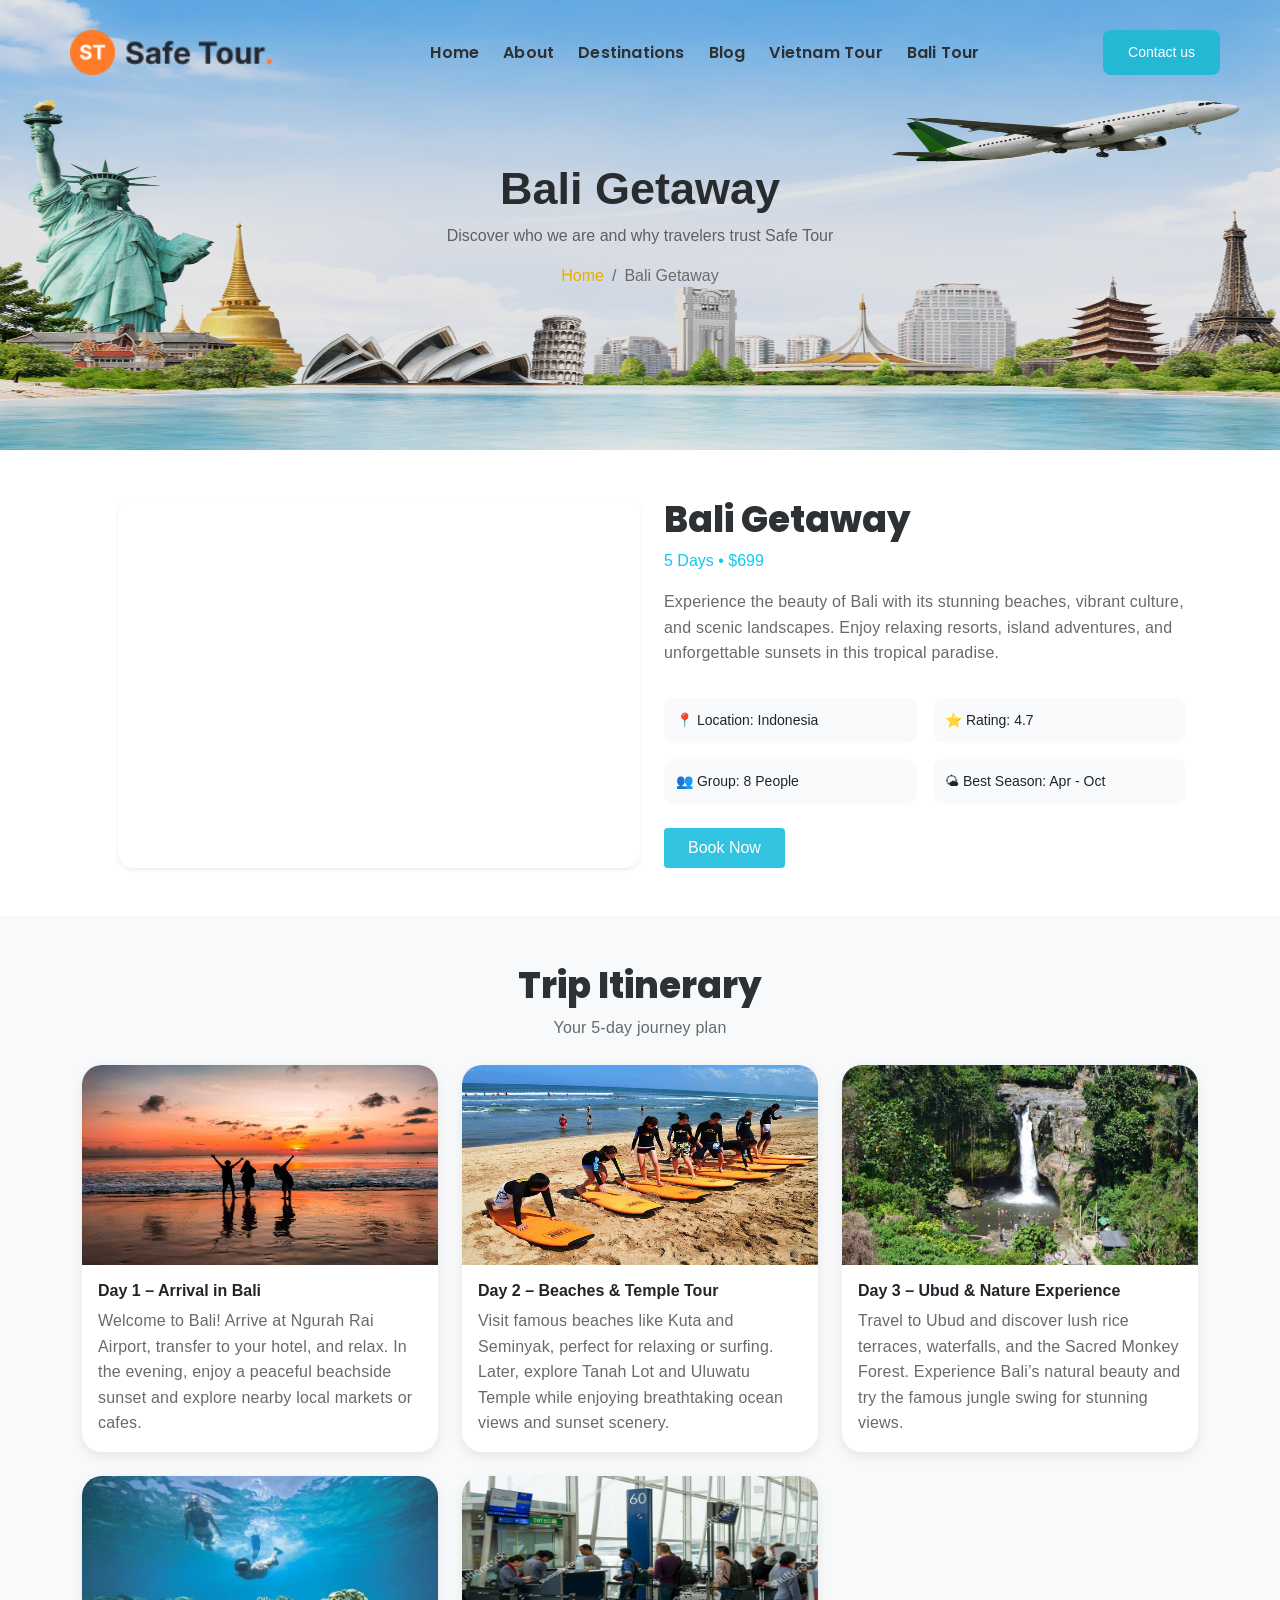
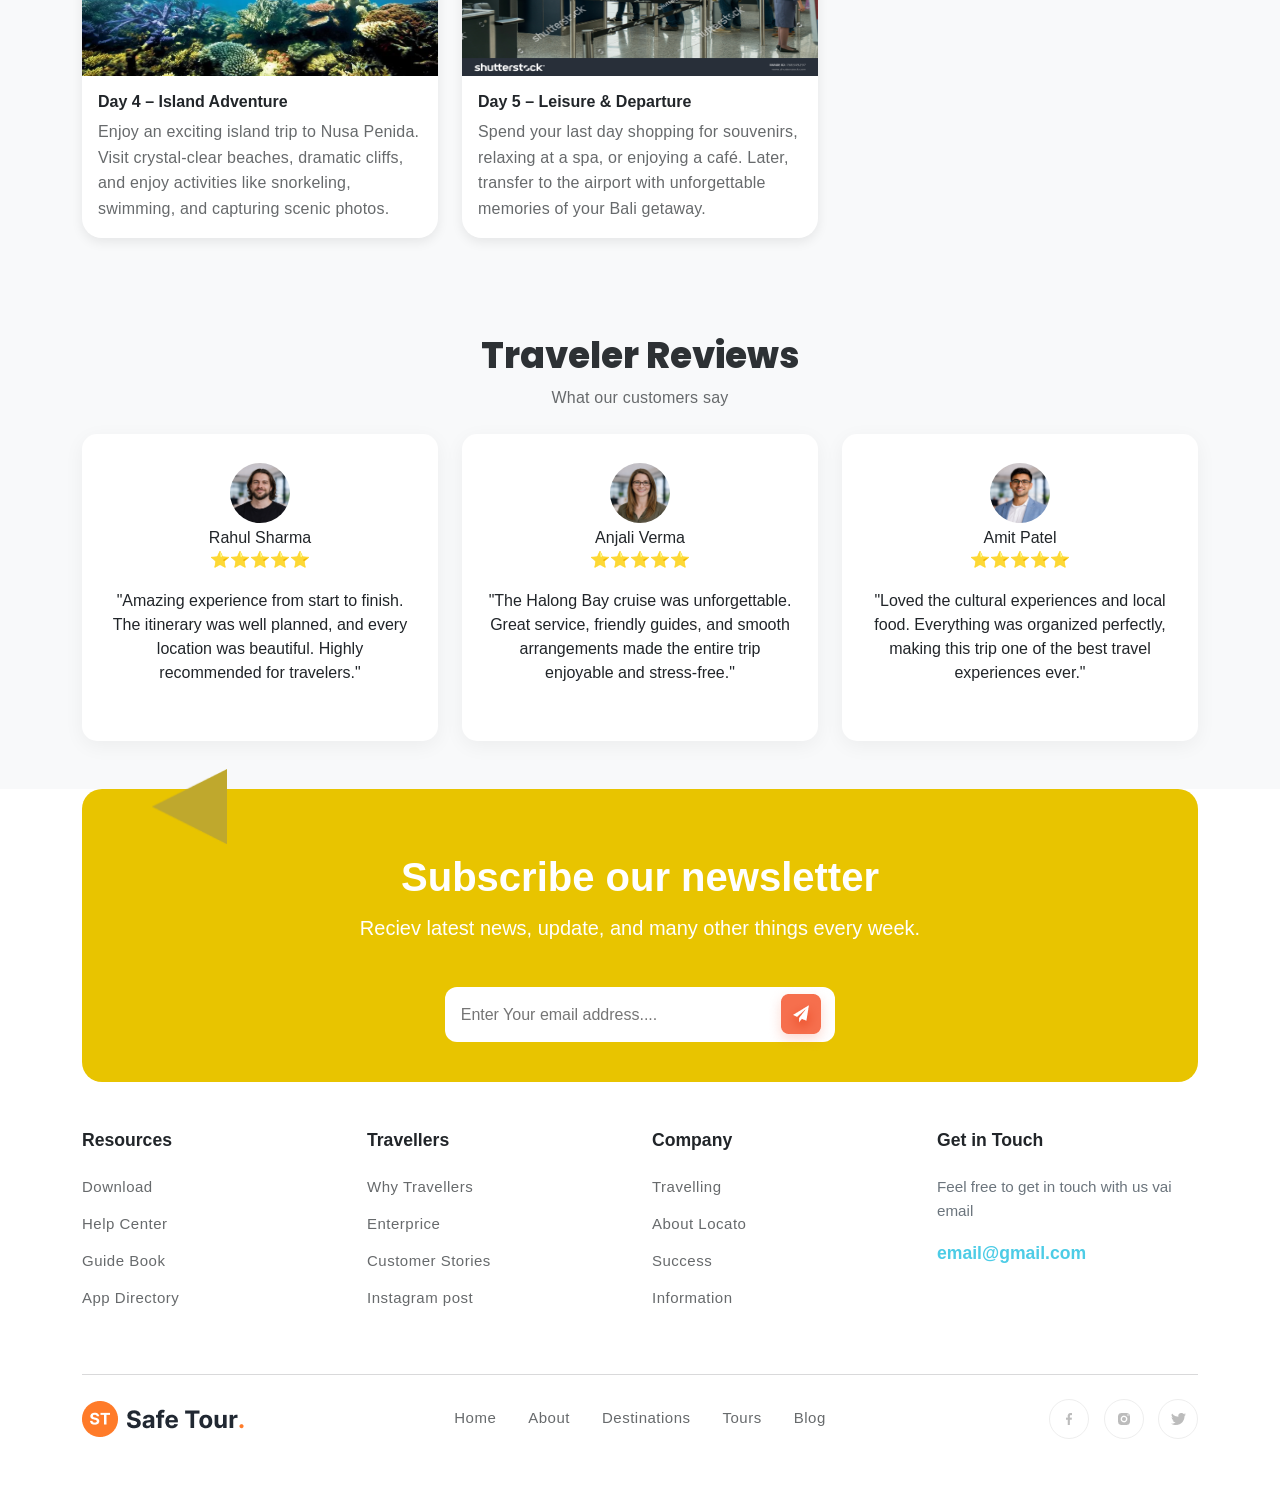
<file: bali-getaway.html>
<!doctype html>
<html lang="en">
  <head>
    <meta charset="UTF-8" />
    <meta name="viewport" content="width=device-width, initial-scale=1.0" />
    <title>Bali Getaway</title>

    <link
      rel="stylesheet"
      href="./Assets/css/bootstrap/bootstrap-5.0.2-dist/bootstrap-5.0.2-dist/css/bootstrap.min.css"
    />
    <link rel="stylesheet" href="./Assets/css/header.css" />
    <link rel="stylesheet" href="./Assets/css/style.css" />
    <link rel="stylesheet" href="./Assets/css/our-tour.css" />
    <link rel="stylesheet" href="./Assets/css/why-choose.css" />
    <link rel="stylesheet" href="./Assets/css/trending-2022.css" />
    <link rel="stylesheet" href="./Assets/css/top-destination.css" />
    <link rel="stylesheet" href="./Assets/css/tour-types.css" />
    <link rel="stylesheet" href="./Assets/css/What-our-user-say.css" />
    <link rel="stylesheet" href="./Assets/css/footer.css" />
    <link rel="stylesheet" href="./Assets/css/subscribe.css" />
    <link
      href="https://fonts.googleapis.com/css2?family=Poppins:wght@300;400;500;600;700&display=swap"
      rel="stylesheet"
    />
    <link rel="stylesheet" href="./Assets/css/Articles.css" />
    <link rel="stylesheet" href="./Assets/css/inner-pages css/inn-about.css">
    <link rel="stylesheet" href="./Assets/css/inner-pages css/inner-travel.css">
    <link rel="stylesheet" href="./Assets/css/inner-pages css/Vietnam-tour.css">
    <link rel="stylesheet" href="./Assets/css/inner-pages css/inner-destination.css">
    <link rel="stylesheet" href="./Assets/css/inner-pages css/bali-getaway.css">
  </head>

  <body>
    <header>
      <div
        class="container d-flex justify-content-between align-items-center px-3 px-lg-0"
      >
        <figure class="d-flex logo-con gap-2 mb-0">
          <img src="./Assets/images/Logo-f.png" alt="Safe Tour Logo" />
        </figure>

        <nav class="nav-con" aria-label="Main Navigation">
          <ul class="nav-links d-flex gap-2 gap-lg-4 mb-0">
            <li>
              <a href="./index.html" class="text-decoration-none">Home</a>
            </li>
            <li>
              <a href="./about.html" class="text-decoration-none">About</a>
            </li>
            <li>
              <a href="./destinations.html" class="text-decoration-none"
                >Destinations</a
              >
            </li>
            <li>
              <a href="./blogs.html" class="text-decoration-none">Blog</a>
            </li>
            <li>
              <a href="./Vietnam-tour.html" class="text-decoration-none"
                >Vietnam Tour</a
              >
            </li>
            <li>
              <a href="./bali-getaway.html" class="text-decoration-none"
                >Bali Tour</a
              >
            </li>
            <!-- Mobile only Contact -->
            <li class="nav-item d-block d-lg-none border-bottom-0">
              <a
                href="./contact.html"
                class="header-btn w-100 text-center text-decoration-none"
              >
                Contact us</a
              >
            </li>
          </ul>
        </nav>

        <a href="./contact.html" class="header-btn text-decoration-none"
          >Contact us</a
        >

        <div
          class="toggle-btn resp-pd"
          id="burger"
          role="button"
          aria-label="Menu"
        >
          <span></span>
          <span></span>
          <span></span>
        </div>
      </div>
    </header>


    <main class="m-0 p-0">

      <!-- hero section -->
      <section class="inner-hero ">
  <img src="./Assets/images/about-3.png" alt="banner" class="hero-img">

  <div class="container m-0 p-0 text-center hero-content">
    <h1 class="fw-bold mb-2">Bali Getaway</h1>
    <p class="mb-3">Discover who we are and why travelers trust Safe Tour</p>

    <nav aria-label="breadcrumb">
      <ol class="breadcrumb justify-content-center mb-0">
        <li class="breadcrumb-item">
          <a href="./index.html" class="text-warning text-decoration-none">Home</a>
        </li>
        <li class="breadcrumb-item active" aria-current="page">
         Bali Getaway
        </li>
      </ol>
    </nav>
  </div>
</section>


<!-- map section -->
<section class="container bali-map-con d-flex gap-4 p-2 p-lg-5 flex-column flex-lg-row">
<!-- map section -->
<div class="col-12 col-lg-6 ">
  <div class="map-box shadow-sm">
    <iframe  src="https://maps.google.com/maps?q=bali&t=&z=6&output=embed"></iframe>
  </div>
</div>

<!-- RIGHT SIDE CONTENT -->
<div class="col-12 col-lg-6 ">

  <h2 class="tour-heading">Bali Getaway</h2>

  <p class="text-info mb-3">5 Days • $699</p>

  <p class="text-muted">
    Experience the beauty of Bali with its stunning beaches, vibrant culture, and scenic landscapes. 
    Enjoy relaxing resorts, island adventures, and unforgettable sunsets in this tropical paradise.
  </p>

  <!-- INFO GRID -->
  <div class="row g-3 mt-2">

    <div class="col-6">
      <div class="info-box">
        📍 Location: Indonesia
      </div>
    </div>

    <div class="col-6">
      <div class="info-box">
        ⭐ Rating: 4.7
      </div>
    </div>

    <div class="col-6">
      <div class="info-box">
        👥 Group: 8 People
      </div>
    </div>

    <div class="col-6">
      <div class="info-box">
        🌤 Best Season: Apr - Oct
      </div>
    </div>

  </div>

 <a href="./contact.html" class="btn btn-info text-white mt-4 px-4 py-2">
          Book Now
        </a>


</div>
</section>

<!-- time schedules -->
 <section class="py-5 bg-light">
  <div class="container">

    <div class="text-center mb-4">
      <h3 class="tour-heading">Trip Itinerary</h3>
      <p class="text-muted">Your 5-day journey plan</p>
    </div>

   <div class="row g-4">

  <!-- Day 1 -->
  <div class="col-12 col-md-6 col-lg-4">
    <div class="itinerary-card ">
      <img src="./Assets/images/bali-img/bali-img-1.jpg" alt="">

      <div class="p-3">
        <h6 class="fw-bold">Day 1 – Arrival in Bali</h6>
        <p class="text-muted mb-0">
         Welcome to Bali! Arrive at Ngurah Rai Airport, transfer to your hotel, and relax. In the evening, enjoy a peaceful beachside sunset and explore nearby local markets or cafes.
        </p>
      </div>
    </div>
  </div>

  <!-- Day 2 -->
  <div class="col-12 col-md-6 col-lg-4">
    <div class="itinerary-card">
      <img src="./Assets/images/bali-img/bali-img-2.jpg" alt="">

      <div class="p-3">
        <h6 class="fw-bold">Day 2 – Beaches & Temple Tour</h6>
        <p class="text-muted mb-0">
         Visit famous beaches like Kuta and Seminyak, perfect for relaxing or surfing. Later, explore Tanah Lot and Uluwatu Temple while enjoying breathtaking ocean views and sunset scenery.
        </p>
      </div>
    </div>
  </div>

  <!-- Day 3 -->
  <div class="col-12 col-md-6 col-lg-4">
    <div class="itinerary-card">
      <img src="./Assets/images/bali-img/bali-img-3.jpg" alt="">

      <div class="p-3">
        <h6 class="fw-bold">Day 3 – Ubud & Nature Experience</h6>
        <p class="text-muted mb-0">
         Travel to Ubud and discover lush rice terraces, waterfalls, and the Sacred Monkey Forest. Experience Bali’s natural beauty and try the famous jungle swing for stunning views.
        </p>
      </div>
    </div>
  </div>

  <!-- Day 4 -->
  <div class="col-12 col-md-6 col-lg-4">
    <div class="itinerary-card">
      <img src="./Assets/images/bali-img/bali-img-4.webp" alt="">

      <div class="p-3">
        <h6 class="fw-bold">Day 4 – Island Adventure</h6>
        <p class="text-muted mb-0">
       Enjoy an exciting island trip to Nusa Penida. Visit crystal-clear beaches, dramatic cliffs, and enjoy activities like snorkeling, swimming, and capturing scenic photos.
        </p>
      </div>
    </div>
  </div>

  <!-- Day 5 -->
  <div class="col-12 col-md-6 col-lg-4">
    <div class="itinerary-card">
      <img src="./Assets/images/Vietnam-images/v-img-dep.png" alt="">

      <div class="p-3">
        <h6 class="fw-bold">Day 5 – Leisure & Departure</h6>
        <p class="text-muted mb-0">
        Spend your last day shopping for souvenirs, relaxing at a spa, or enjoying a café. Later, transfer to the airport with unforgettable memories of your Bali getaway.
        </p>
      </div>
    </div>
  </div>


</div>
  </div>
</section>


<!-- reviews -->
 <section class="py-5 bg-light">
  <div class="container review-con-bali">

    <div class="text-center mb-4">
      <h3 class="tour-heading">Traveler Reviews</h3>
      <p class="text-muted">What our customers say</p>
    </div>

    <div class="row g-4">

      <!-- Review 1 -->
      <div class="col-12 col-lg-4 text-center">
        <div class="review-card p-4">
          <img src="./Assets/images/team-mem-4.png" alt="" class="review-img">
          <h6 class="mb-0">Rahul Sharma</h6>
          <small class="text-muted">⭐⭐⭐⭐⭐</small>
          <p class="py-3">"Amazing experience from start to finish. The itinerary was well planned, and every location was beautiful. Highly recommended for travelers."</p>
          
        </div>
      </div>

      <!-- Review 2 -->
      <div class="col-12 col-lg-4 text-center">
        <div class="review-card p-4">
          <img src="./Assets/images/team-mem-5.png" alt="" class="review-img">
          <h6 class="mb-0">Anjali Verma</h6>
          <small class="text-muted">⭐⭐⭐⭐⭐</small>
          <p class="py-3">"The Halong Bay cruise was unforgettable. Great service, friendly guides, and smooth arrangements made the entire trip enjoyable and stress-free."</p>
          
        </div>
      </div>

      <!-- Review 3 -->
      <div class="col-12 col-lg-4 text-center">
        <div class="review-card p-4">
           <img src="./Assets/images/team-mem-3.png" alt="" class="review-img">
          <h6 class="mb-0">Amit Patel</h6>
          <small class="text-muted">⭐⭐⭐⭐⭐</small>
          <p class="py-3">"Loved the cultural experiences and local food. Everything was organized perfectly, making this trip one of the best travel experiences ever."</p>
         
        </div>
      </div>

    </div>

  </div>
</section>

<!-- serch -->


      <section class="container">
        <div class="subscribe-container">
          <div class="sub-con-img">
            <img src="./Assets/images/sub-top-icon.png" alt="" />
          </div>
          <div
            class="d-flex gap-1 flex-column justify-content-evenly text-center mt-2"
          >
            <h3 class="fw-bold fs-1">Subscribe our newsletter</h3>
            <p class="fs-5 mx-auto">
              Reciev latest news, update, and many other things every week.
            </p>
            <div class="sub-search-box mt-4 ">
              <input
                type="text"
                placeholder="Enter Your email address...."
                class=""
              />
              <a href=""
                ><img src="./Assets/images/Send.png" alt="" class="pt-2"
              /></a>
            </div>
          </div>
        </div>
      </section>













    
    <!-- footer -->
    <footer class="footer py-5">
      <div class="container">
        <div class="row gy-4 mb-5">
          <div class="col-6 col-md-3">
            <h5 class="footer-heading">Resources</h5>
            <ul class="list-unstyled footer-links">
              <li><a href="#">Download</a></li>
              <li><a href="#">Help Center</a></li>
              <li><a href="#">Guide Book</a></li>
              <li><a href="#">App Directory</a></li>
            </ul>
          </div>
          <div class="col-6 col-md-3">
            <h5 class="footer-heading">Travellers</h5>
            <ul class="list-unstyled footer-links">
              <li><a href="#">Why Travellers</a></li>
              <li><a href="#">Enterprice</a></li>
              <li><a href="#">Customer Stories</a></li>
              <li><a href="#">Instagram post</a></li>
            </ul>
          </div>
          <div class="col-6 col-md-3">
            <h5 class="footer-heading">Company</h5>
            <ul class="list-unstyled footer-links">
              <li><a href="#">Travelling</a></li>
              <li><a href="#">About Locato</a></li>
              <li><a href="#">Success</a></li>
              <li><a href="#">Information</a></li>
            </ul>
          </div>
          <div class="col-6 col-md-3">
            <h5 class="footer-heading">Get in Touch</h5>
            <p class="footer-text">
              Feel free to get in touch with us vai email
            </p>
            <a href="mailto:email@gmail.com" class="footer-email"
              >email@gmail.com</a
            >
          </div>
        </div>

        <hr class="my-4 text-muted opacity-25" />

        <div class="row align-items-center gy-4">
          <div class="col-12 col-lg-3 text-center text-lg-start">
           <a href="./index.html"><img src="./Assets/images/Logo-f.png" alt="Safe Tour Logo" /></a> 
          </div>

          <div class="col-12 col-lg-6">
            <ul class="nav justify-content-center footer-bottom-nav">
              <li class="nav-item"><a class="nav-link" href="./index.html">Home</a></li>
              <li class="nav-item"><a class="nav-link" href="./about.html">About</a></li>
              <li class="nav-item">
                <a class="nav-link" href="./destinations.html">Destinations</a>
              </li>
              <li class="nav-item"><a class="nav-link" href="./Vietnam-tour.html">Tours</a></li>
              <li class="nav-item"><a class="nav-link" href="./blogs.html">Blog</a></li>
            </ul>
          </div>

          <div class="col-12 col-lg-3 text-center text-lg-end">
            <div class="social-icons">
              <a href="#" class="social-btn text-center"
                ><img src="./Assets/images/f-icon.png" alt=""
              /></a>
              <a href="#" class="social-btn text-center"
                ><img src="./Assets/images/i-icon.png" alt=""
              /></a>
              <a href="#" class="social-btn text-center"
                ><img src="./Assets/images/t-icon.png" alt=""
              /></a>
            </div>
          </div>
        </div>
      </div>
    </footer>

    <script src="https://cdn.jsdelivr.net/npm/bootstrap@5.3.2/dist/js/bootstrap.bundle.min.js"></script>
    <script src="https://cdn.jsdelivr.net/npm/swiper@11/swiper-bundle.min.js"></script>
    <script src="./Assets/js/header.js"></script>
    <script src="./Assets/js/trending-2022.js"></script>
  </body>
</html>
</file>
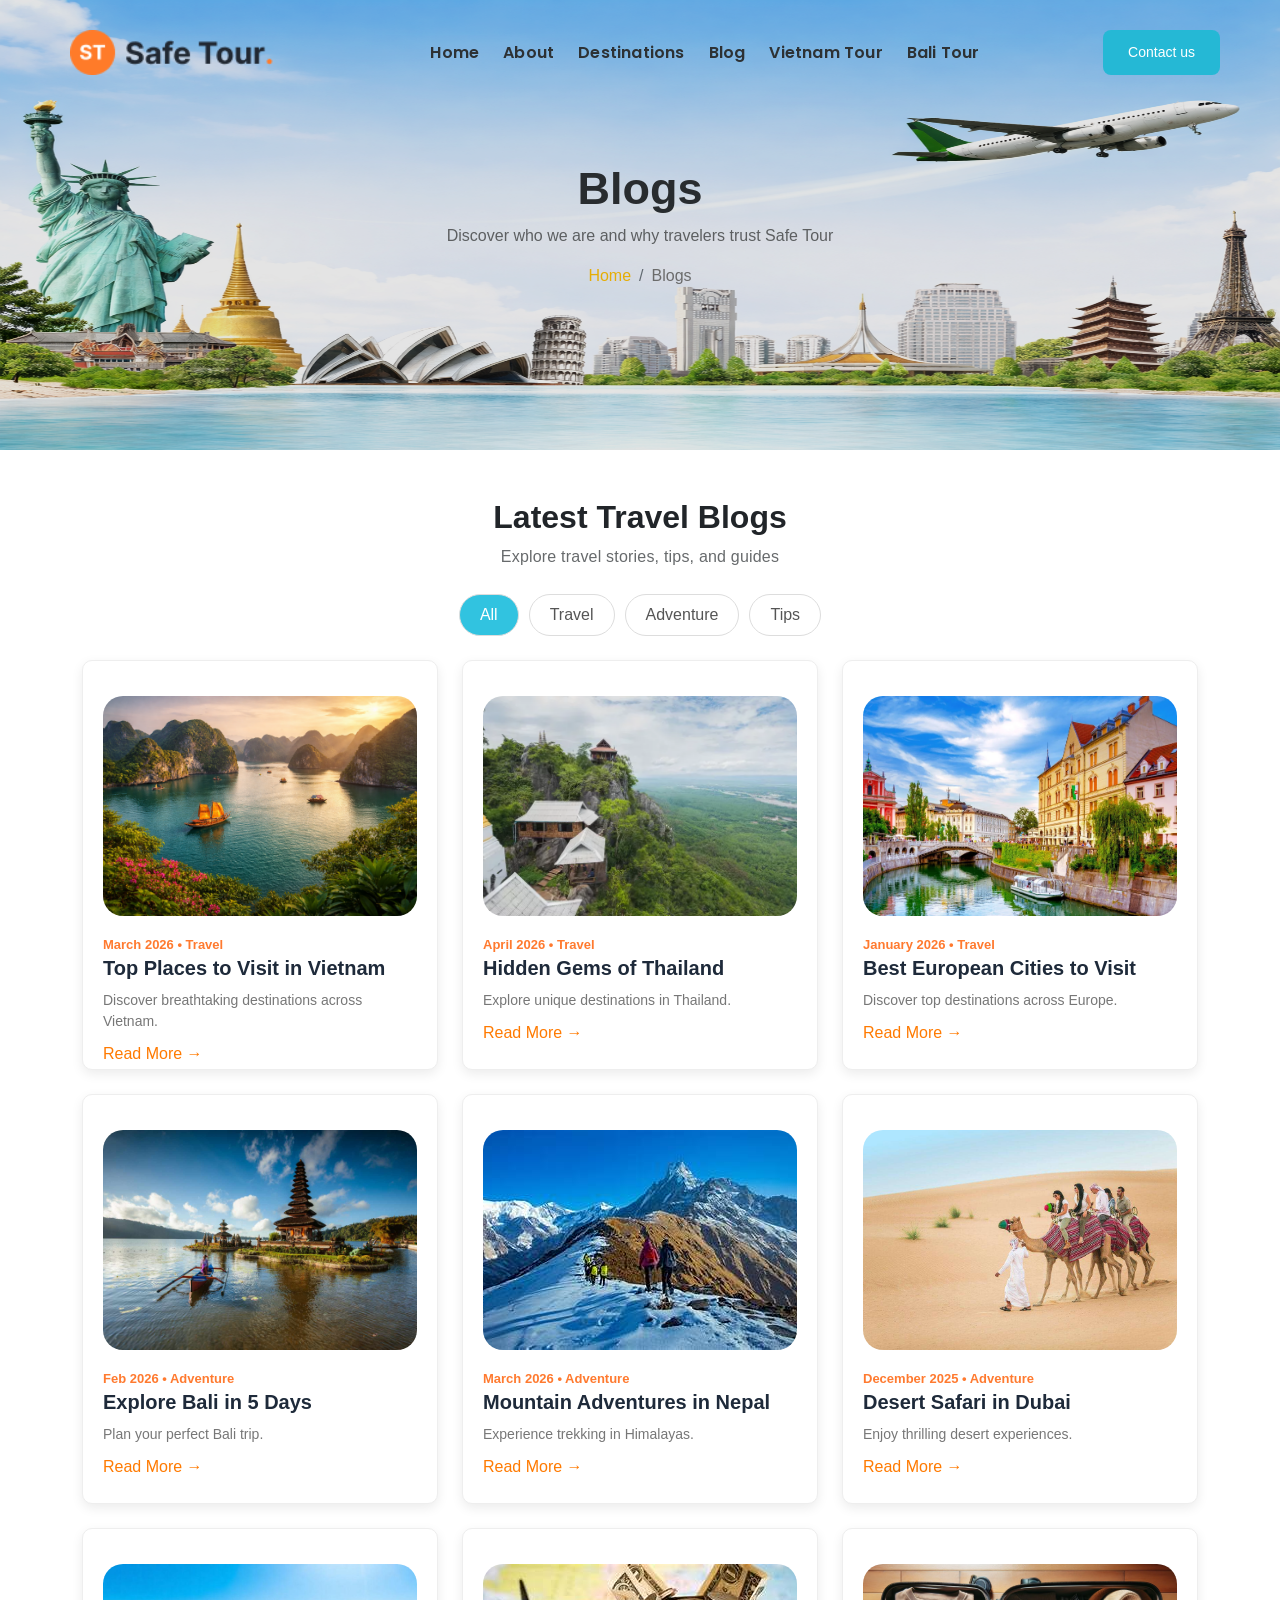
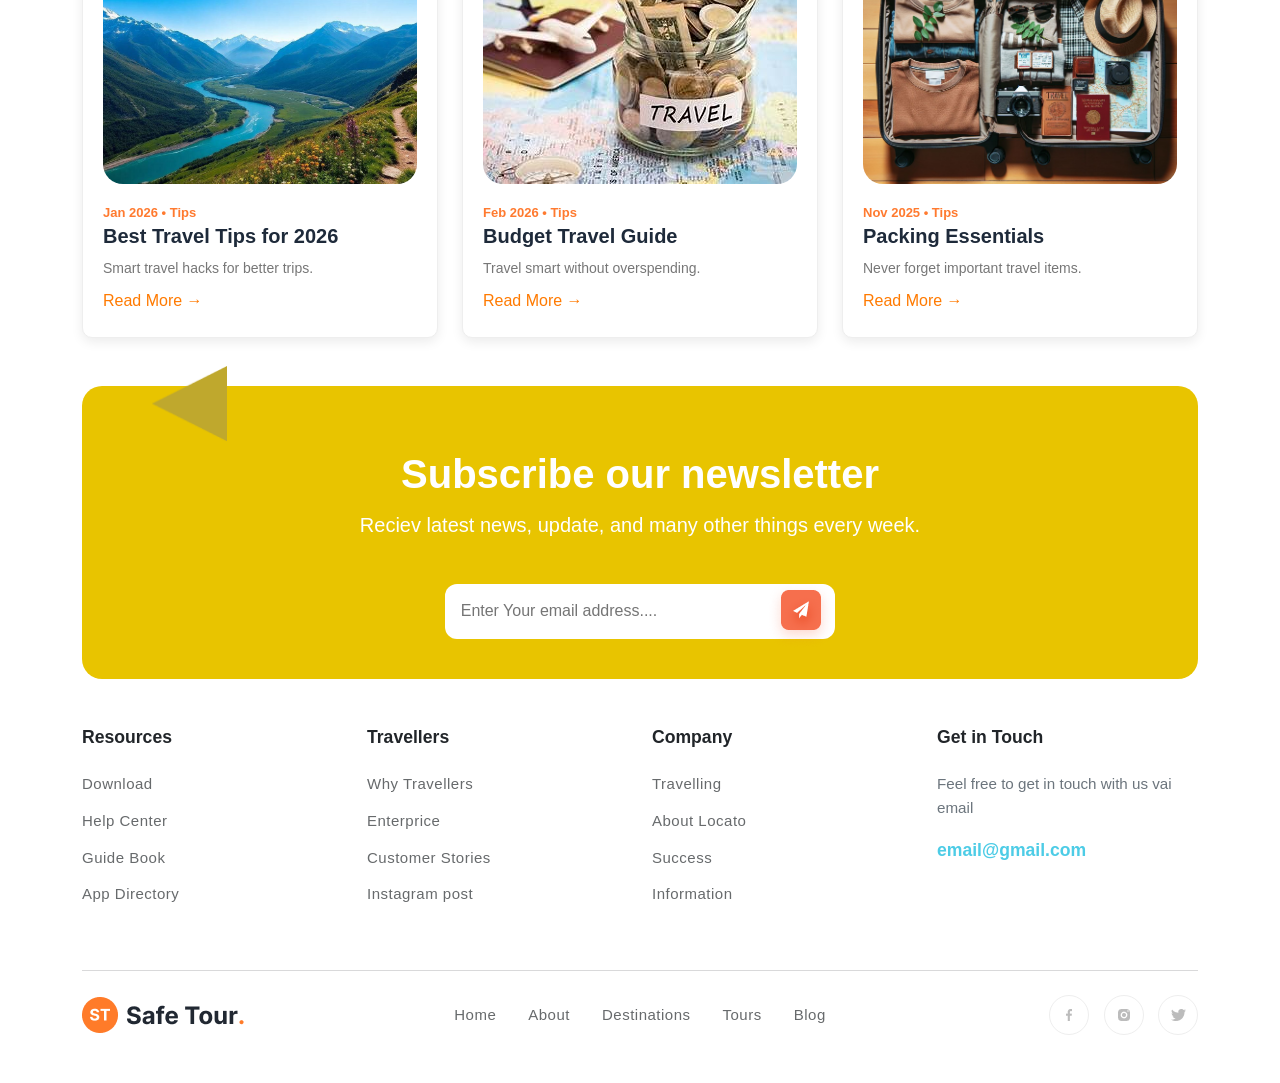
<file: blogs.html>
<!doctype html>
<html lang="en">
  <head>
    <meta charset="UTF-8" />
    <meta name="viewport" content="width=device-width, initial-scale=1.0" />
    <title>Blogs</title>

    <link
      rel="stylesheet"
      href="./Assets/css/bootstrap/bootstrap-5.0.2-dist/bootstrap-5.0.2-dist/css/bootstrap.min.css"
    />
    <link rel="stylesheet" href="./Assets/css/header.css" />
    <link rel="stylesheet" href="./Assets/css/style.css" />
    <link rel="stylesheet" href="./Assets/css/our-tour.css" />
    <link rel="stylesheet" href="./Assets/css/why-choose.css" />
    <link rel="stylesheet" href="./Assets/css/trending-2022.css" />
    <link rel="stylesheet" href="./Assets/css/top-destination.css" />
    <link rel="stylesheet" href="./Assets/css/tour-types.css" />
    <link rel="stylesheet" href="./Assets/css/What-our-user-say.css" />
    <link rel="stylesheet" href="./Assets/css/footer.css" />
    <link rel="stylesheet" href="./Assets/css/subscribe.css" />
    <link
      href="https://fonts.googleapis.com/css2?family=Poppins:wght@300;400;500;600;700&display=swap"
      rel="stylesheet"
    />
    <link rel="stylesheet" href="./Assets/css/Articles.css" />
    <link rel="stylesheet" href="./Assets/css/inner-pages css/inn-about.css">
    <link rel="stylesheet" href="./Assets/css/inner-pages css/blog.css">
    
  </head>

  <body>
    <header>
      <div
        class="container d-flex justify-content-between align-items-center px-3 px-lg-0"
      >
        <figure class="d-flex logo-con gap-2 mb-0">
          <img src="./Assets/images/Logo-f.png" alt="Safe Tour Logo" />
        </figure>

        <nav class="nav-con" aria-label="Main Navigation">
          <ul class="nav-links d-flex gap-2 gap-lg-4 mb-0">
            <li>
              <a href="./index.html" class="text-decoration-none">Home</a>
            </li>
            <li>
              <a href="./about.html" class="text-decoration-none">About</a>
            </li>
            <li>
              <a href="./destinations.html" class="text-decoration-none"
                >Destinations</a
              >
            </li>
            <li>
              <a href="./blogs.html" class="text-decoration-none">Blog</a>
            </li>
            <li>
              <a href="./Vietnam-tour.html" class="text-decoration-none"
                >Vietnam Tour</a
              >
            </li>
            <li>
              <a href="./bali-getaway.html" class="text-decoration-none"
                >Bali Tour</a
              >
            </li>
            <!-- Mobile only Contact -->
            <li class="nav-item d-block d-lg-none border-bottom-0">
              <a
                href="./contact.html"
                class="header-btn w-100 text-center text-decoration-none"
              >
                Contact us</a
              >
            </li>
          </ul>
        </nav>

        <a href="./contact.html" class="header-btn text-decoration-none"
          >Contact us</a
        >

        <div
          class="toggle-btn resp-pd"
          id="burger"
          role="button"
          aria-label="Menu"
        >
          <span></span>
          <span></span>
          <span></span>
        </div>
      </div>
    </header>


    <main class="m-0 p-0">

      <!-- hero section -->
      <section class="inner-hero ">
  <img src="./Assets/images/about-3.png" alt="banner" class="hero-img">

  <div class="container m-0 p-0 text-center hero-content">
    <h1 class="fw-bold mb-2">Blogs</h1>
    <p class="mb-3">Discover who we are and why travelers trust Safe Tour</p>

    <nav aria-label="breadcrumb">
      <ol class="breadcrumb justify-content-center mb-0">
        <li class="breadcrumb-item">
          <a href="./index.html" class="text-warning text-decoration-none">Home</a>
        </li>
        <li class="breadcrumb-item active" aria-current="page">
          Blogs
        </li>
      </ol>
    </nav>
  </div>
</section>


<!-- blog section -->

<section class="blog-container py-5">
  <div class="container">

    <div class="text-center mb-4">
      <h2 class="fw-bold">Latest Travel Blogs</h2>
      <p class="text-muted">Explore travel stories, tips, and guides</p>
    </div>

    <!-- Tabs -->
    <ul class="nav nav-pills justify-content-center mb-4">
      <li class="nav-item">
        <button class="nav-link active" data-bs-toggle="pill" data-bs-target="#all">All</button>
      </li>
      <li class="nav-item">
        <button class="nav-link" data-bs-toggle="pill" data-bs-target="#travel">Travel</button>
      </li>
      <li class="nav-item">
        <button class="nav-link" data-bs-toggle="pill" data-bs-target="#adventure">Adventure</button>
      </li>
      <li class="nav-item">
        <button class="nav-link" data-bs-toggle="pill" data-bs-target="#tips">Tips</button>
      </li>
    </ul>

    <div class="tab-content">

      <!-- ALL -->
      <div class="tab-pane fade show active" id="all">
        <div class="row g-4">

             <!-- Blog 1 -->
          <div class="col-12 col-lg-4">
            <div class="tour-card blog-card">
              <img src="./Assets/images/Blog-img-1.png">
              <div class="tour-content pt-3">
                <span class="blog-meta">March 2026 • Travel</span>
                <h4 class="title">Top Places to Visit in Vietnam</h4>
                <p class="location">Discover breathtaking destinations across Vietnam.</p>
                <a href="./Vietnam-tour.html" class="read-more">Read More →</a>
              </div>
            </div>
          </div>

          <!-- Blog 4 -->
          <div class="col-12 col-lg-4">
            <div class="tour-card blog-card">
              <img src="./Assets/images/t-blog-2.png">
              <div class="tour-content pt-3">
                <span class="blog-meta">April 2026 • Travel</span>
                <h4 class="title">Hidden Gems of Thailand</h4>
                <p class="location">Explore unique destinations in Thailand.</p>
                <a href="#" class="read-more">Read More →</a>
              </div>
            </div>
          </div>

          <!-- Blog 7 -->
          <div class="col-12 col-lg-4">
            <div class="tour-card blog-card">
              <img src="./Assets/images/t-blog-3.png">
              <div class="tour-content pt-3">
                <span class="blog-meta">January 2026 • Travel</span>
                <h4 class="title">Best European Cities to Visit</h4>
                <p class="location">Discover top destinations across Europe.</p>
                <a href="#" class="read-more">Read More →</a>
              </div>
            </div>
          </div>

           <!-- Blog 2 -->
          <div class="col-12 col-lg-4">
            <div class="tour-card blog-card">
              <img src="./Assets/images/blog-img-2.jpg">
              <div class="tour-content pt-3">
                <span class="blog-meta">Feb 2026 • Adventure</span>
                <h4 class="title">Explore Bali in 5 Days</h4>
                <p class="location">Plan your perfect Bali trip.</p>
                <a href="#" class="read-more">Read More →</a>
              </div>
            </div>
          </div>

          <!-- Blog 5 -->
          <div class="col-12 col-lg-4">
            <div class="tour-card blog-card">
              <img src="./Assets/images/a-blog-1.png">
              <div class="tour-content pt-3">
                <span class="blog-meta">March 2026 • Adventure</span>
                <h4 class="title">Mountain Adventures in Nepal</h4>
                <p class="location">Experience trekking in Himalayas.</p>
                <a href="#" class="read-more">Read More →</a>
              </div>
            </div>
          </div>

          <!-- Blog 8 -->
          <div class="col-12 col-lg-4">
            <div class="tour-card blog-card">
              <img src="./Assets/images/a-blog-2.png">
              <div class="tour-content pt-3">
                <span class="blog-meta">December 2025 • Adventure</span>
                <h4 class="title">Desert Safari in Dubai</h4>
                <p class="location">Enjoy thrilling desert experiences.</p>
                <a href="#" class="read-more">Read More →</a>
              </div>
            </div>
          </div>

           <div class="col-12 col-lg-4">
            <div class="tour-card blog-card">
              <img src="./Assets/images/blog-img-3.jpg">
              <div class="tour-content pt-3">
                <span class="blog-meta">Jan 2026 • Tips</span>
                <h4 class="title">Best Travel Tips for 2026</h4>
                <p class="location">Smart travel hacks for better trips.</p>
                <a href="#" class="read-more">Read More →</a>
              </div>
            </div>
          </div>

          <!-- Blog 6 -->
          <div class="col-12 col-lg-4">
            <div class="tour-card blog-card">
              <img src="./Assets/images/t-blog-5.png">
              <div class="tour-content pt-3">
                <span class="blog-meta">Feb 2026 • Tips</span>
                <h4 class="title">Budget Travel Guide</h4>
                <p class="location">Travel smart without overspending.</p>
                <a href="#" class="read-more">Read More →</a>
              </div>
            </div>
          </div>

          <!-- Blog 9 -->
          <div class="col-12 col-lg-4">
            <div class="tour-card blog-card">
              <img src="./Assets/images/t-blog-6.png">
              <div class="tour-content pt-3">
                <span class="blog-meta">Nov 2025 • Tips</span>
                <h4 class="title">Packing Essentials</h4>
                <p class="location">Never forget important travel items.</p>
                <a href="#" class="read-more">Read More →</a>
              </div>
            </div>
          </div>



        </div>
      </div>

      <!-- TRAVEL -->
      <div class="tab-pane fade" id="travel">
        <div class="row g-4">

            <!-- Blog 1 -->
          <div class="col-12 col-lg-4">
            <div class="tour-card blog-card">
              <img src="./Assets/images/Blog-img-1.png">
              <div class="tour-content pt-3">
                <span class="blog-meta">March 2026 • Travel</span>
                <h4 class="title">Top Places to Visit in Vietnam</h4>
                <p class="location">Discover breathtaking destinations across Vietnam.</p>
                <a href="./Vietnam-tour.html" class="read-more">Read More →</a>
              </div>
            </div>
          </div>


          
          <!-- Blog 4 -->
          <div class="col-12 col-lg-4">
            <div class="tour-card blog-card">
              <img src="./Assets/images/t-blog-2.png">
              <div class="tour-content pt-3">
                <span class="blog-meta">April 2026 • Travel</span>
                <h4 class="title">Hidden Gems of Thailand</h4>
                <p class="location">Explore unique destinations in Thailand.</p>
                <a href="#" class="read-more">Read More →</a>
              </div>
            </div>
          </div>

          <!-- Blog 7 -->
          <div class="col-12 col-lg-4">
            <div class="tour-card blog-card">
              <img src="./Assets/images/t-blog-3.png">
              <div class="tour-content pt-3">
                <span class="blog-meta">January 2026 • Travel</span>
                <h4 class="title">Best European Cities to Visit</h4>
                <p class="location">Discover top destinations across Europe.</p>
                <a href="#" class="read-more">Read More →</a>
              </div>
            </div>
          </div>


        </div>
      </div>

      <!-- ADVENTURE -->
      <div class="tab-pane fade" id="adventure">
        <div class="row g-4">

          <!-- Blog 2 -->
          <div class="col-12 col-lg-4">
            <div class="tour-card blog-card">
              <img src="./Assets/images/blog-img-2.jpg">
              <div class="tour-content pt-3">
                <span class="blog-meta">Feb 2026 • Adventure</span>
                <h4 class="title">Explore Bali in 5 Days</h4>
                <p class="location">Plan your perfect Bali trip.</p>
                <a href="#" class="read-more">Read More →</a>
              </div>
            </div>
          </div>

          <!-- Blog 5 -->
          <div class="col-12 col-lg-4">
            <div class="tour-card blog-card">
              <img src="./Assets/images/a-blog-1.png">
              <div class="tour-content pt-3">
                <span class="blog-meta">March 2026 • Adventure</span>
                <h4 class="title">Mountain Adventures in Nepal</h4>
                <p class="location">Experience trekking in Himalayas.</p>
                <a href="#" class="read-more">Read More →</a>
              </div>
            </div>
          </div>

          <!-- Blog 8 -->
          <div class="col-12 col-lg-4">
            <div class="tour-card blog-card">
              <img src="./Assets/images/a-blog-2.png">
              <div class="tour-content pt-3">
                <span class="blog-meta">December 2025 • Adventure</span>
                <h4 class="title">Desert Safari in Dubai</h4>
                <p class="location">Enjoy thrilling desert experiences.</p>
                <a href="#" class="read-more">Read More →</a>
              </div>
            </div>
          </div>


        </div>
      </div>

      <!-- TIPS -->
      <div class="tab-pane fade" id="tips">
        <div class="row g-4">

           <!-- Blog 3 -->
          <div class="col-12 col-lg-4">
            <div class="tour-card blog-card">
              <img src="./Assets/images/blog-img-3.jpg">
              <div class="tour-content pt-3">
                <span class="blog-meta">Jan 2026 • Tips</span>
                <h4 class="title">Best Travel Tips for 2026</h4>
                <p class="location">Smart travel hacks for better trips.</p>
                <a href="#" class="read-more">Read More →</a>
              </div>
            </div>
          </div>

          <!-- Blog 6 -->
          <div class="col-12 col-lg-4">
            <div class="tour-card blog-card">
              <img src="./Assets/images/t-blog-5.png">
              <div class="tour-content pt-3">
                <span class="blog-meta">Feb 2026 • Tips</span>
                <h4 class="title">Budget Travel Guide</h4>
                <p class="location">Travel smart without overspending.</p>
                <a href="#" class="read-more">Read More →</a>
              </div>
            </div>
          </div>

          <!-- Blog 9 -->
          <div class="col-12 col-lg-4">
            <div class="tour-card blog-card">
              <img src="./Assets/images/t-blog-6.png">
              <div class="tour-content pt-3">
                <span class="blog-meta">Nov 2025 • Tips</span>
                <h4 class="title">Packing Essentials</h4>
                <p class="location">Never forget important travel items.</p>
                <a href="#" class="read-more">Read More →</a>
              </div>
            </div>
          </div>


        </div>
      </div>

    </div>

  </div>
</section>

    <!-- Subscribe our newsletter -->

      <section class="container">
        <div class="subscribe-container">
          <div class="sub-con-img">
            <img src="./Assets/images/sub-top-icon.png" alt="" />
          </div>
          <div
            class="d-flex gap-1 flex-column justify-content-evenly text-center mt-2"
          >
            <h3 class="fw-bold fs-1">Subscribe our newsletter</h3>
            <p class="fs-5 mx-auto">
              Reciev latest news, update, and many other things every week.
            </p>
            <div class="sub-search-box mt-4 ">
              <input
                type="text"
                placeholder="Enter Your email address...."
                class=""
              />
              <a href=""
                ><img src="./Assets/images/Send.png" alt="" class="pt-2"
              /></a>
            </div>
          </div>
        </div>
      </section>
















    
    <!-- footer -->
    <footer class="footer py-5">
      <div class="container">
        <div class="row gy-4 mb-5">
          <div class="col-6 col-md-3">
            <h5 class="footer-heading">Resources</h5>
            <ul class="list-unstyled footer-links">
              <li><a href="#">Download</a></li>
              <li><a href="#">Help Center</a></li>
              <li><a href="#">Guide Book</a></li>
              <li><a href="#">App Directory</a></li>
            </ul>
          </div>
          <div class="col-6 col-md-3">
            <h5 class="footer-heading">Travellers</h5>
            <ul class="list-unstyled footer-links">
              <li><a href="#">Why Travellers</a></li>
              <li><a href="#">Enterprice</a></li>
              <li><a href="#">Customer Stories</a></li>
              <li><a href="#">Instagram post</a></li>
            </ul>
          </div>
          <div class="col-6 col-md-3">
            <h5 class="footer-heading">Company</h5>
            <ul class="list-unstyled footer-links">
              <li><a href="#">Travelling</a></li>
              <li><a href="#">About Locato</a></li>
              <li><a href="#">Success</a></li>
              <li><a href="#">Information</a></li>
            </ul>
          </div>
          <div class="col-6 col-md-3">
            <h5 class="footer-heading">Get in Touch</h5>
            <p class="footer-text">
              Feel free to get in touch with us vai email
            </p>
            <a href="mailto:email@gmail.com" class="footer-email"
              >email@gmail.com</a
            >
          </div>
        </div>

        <hr class="my-4 text-muted opacity-25" />

        <div class="row align-items-center gy-4">
          <div class="col-12 col-lg-3 text-center text-lg-start">
           <a href="./index.html"><img src="./Assets/images/Logo-f.png" alt="Safe Tour Logo" /></a> 
          </div>

          <div class="col-12 col-lg-6">
            <ul class="nav justify-content-center footer-bottom-nav">
              <li class="nav-item"><a class="nav-link" href="./index.html">Home</a></li>
              <li class="nav-item"><a class="nav-link" href="./about.html">About</a></li>
              <li class="nav-item">
                <a class="nav-link" href="./destinations.html">Destinations</a>
              </li>
              <li class="nav-item"><a class="nav-link" href="./Vietnam-tour.html">Tours</a></li>
              <li class="nav-item"><a class="nav-link" href="./blogs.html">Blog</a></li>
            </ul>
          </div>

          <div class="col-12 col-lg-3 text-center text-lg-end">
            <div class="social-icons">
              <a href="#" class="social-btn text-center"
                ><img src="./Assets/images/f-icon.png" alt=""
              /></a>
              <a href="#" class="social-btn text-center"
                ><img src="./Assets/images/i-icon.png" alt=""
              /></a>
              <a href="#" class="social-btn text-center"
                ><img src="./Assets/images/t-icon.png" alt=""
              /></a>
            </div>
          </div>
        </div>
      </div>
    </footer>

    <script src="https://cdn.jsdelivr.net/npm/bootstrap@5.3.2/dist/js/bootstrap.bundle.min.js"></script>
    <script src="https://cdn.jsdelivr.net/npm/swiper@11/swiper-bundle.min.js"></script>
    <script src="./Assets/js/header.js"></script>
    <script src="./Assets/js/trending-2022.js"></script>
  </body>
</html>
</file>
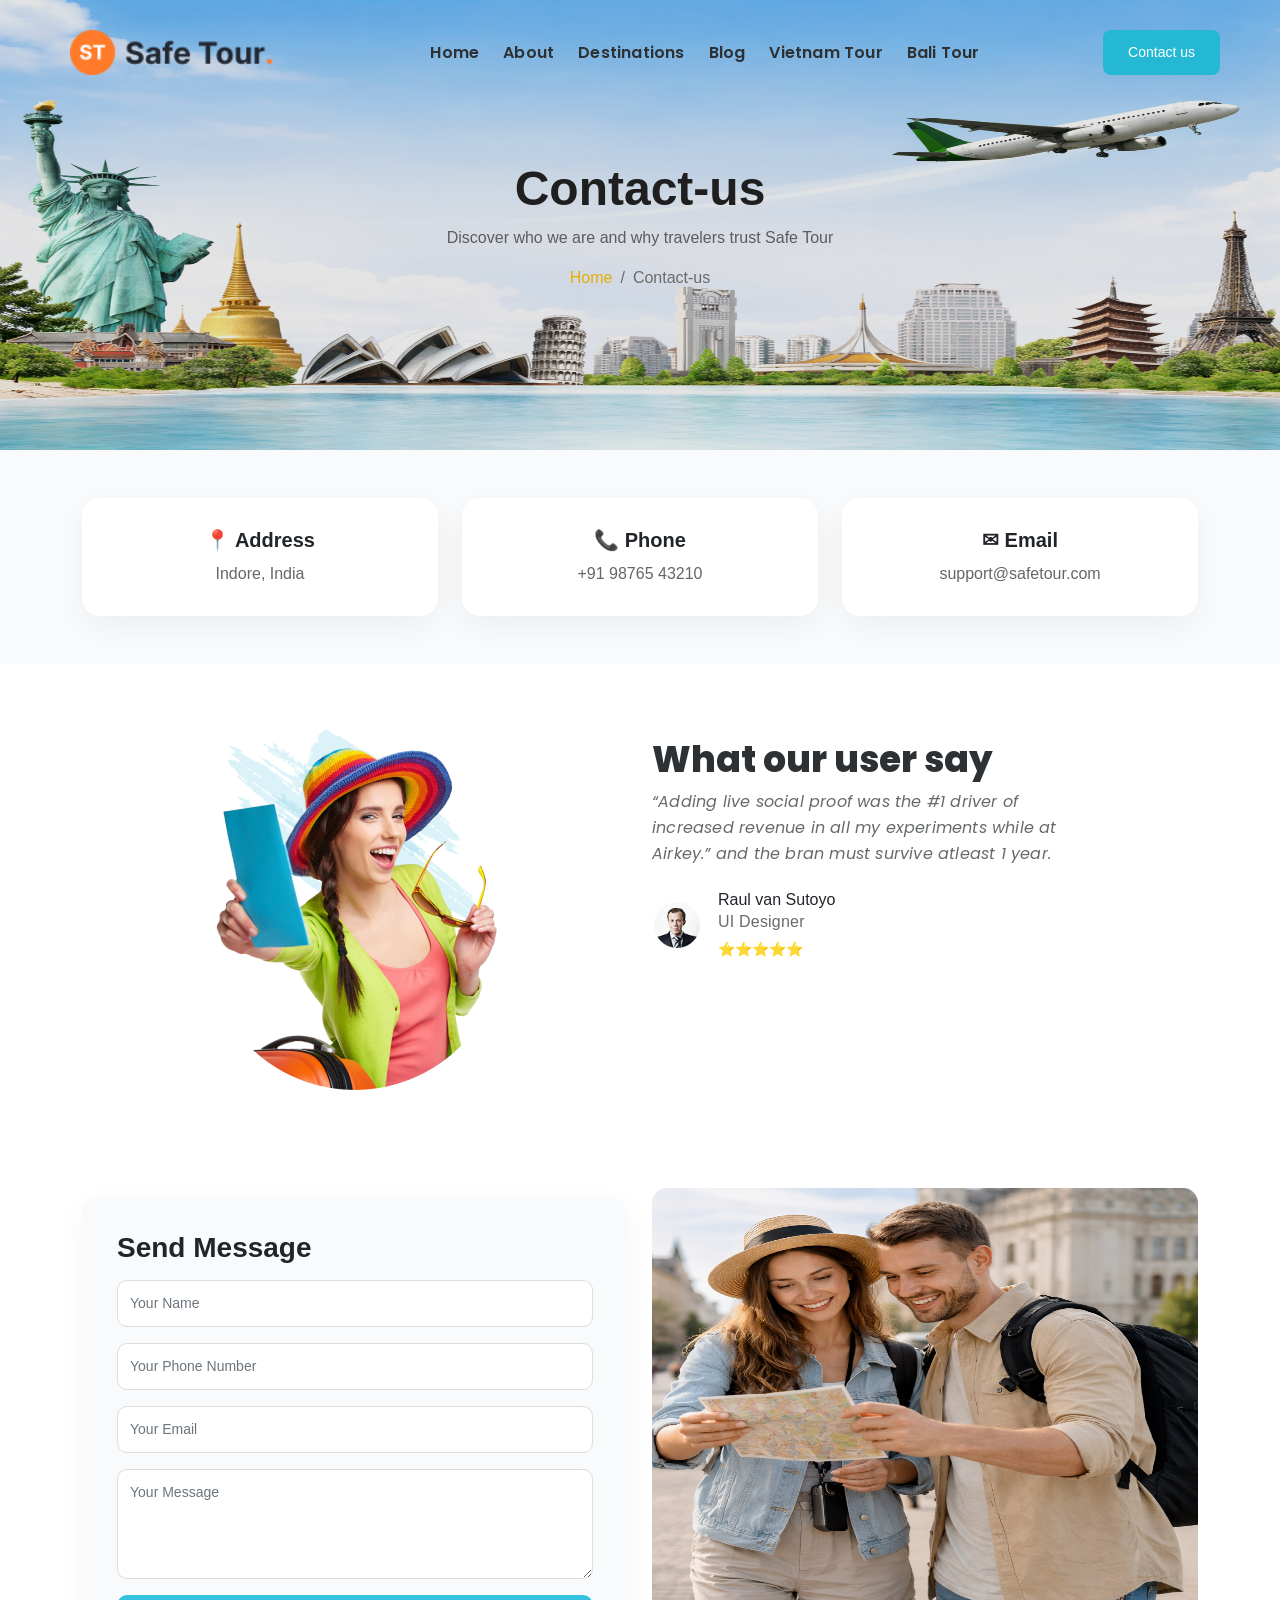
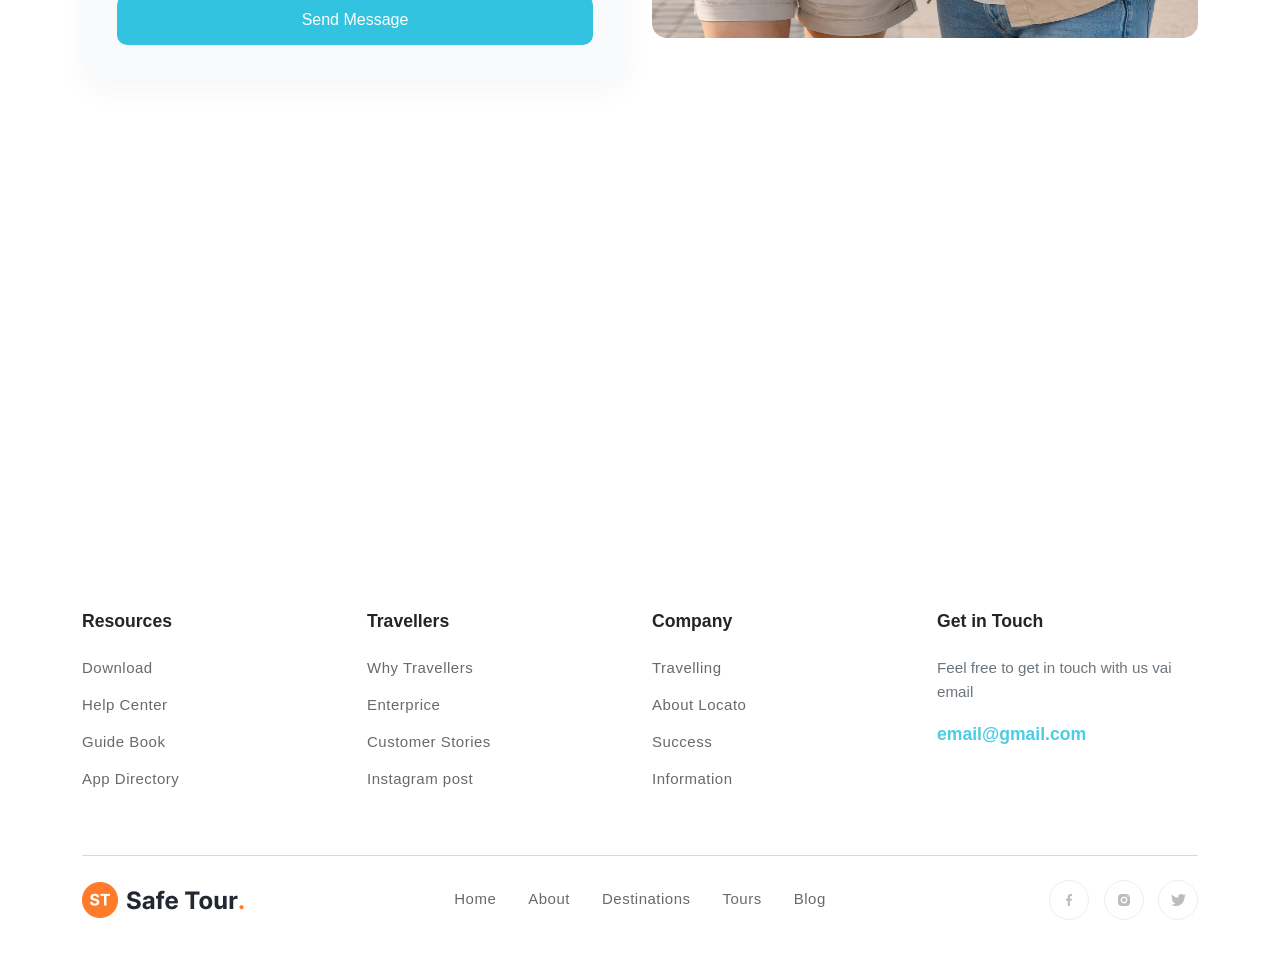
<file: contact.html>
<!doctype html>
<html lang="en">
  <head>
    <meta charset="UTF-8" />
    <meta name="viewport" content="width=device-width, initial-scale=1.0" />
    <title>Contact-us</title>

    <link
      rel="stylesheet"
      href="./Assets/css/bootstrap/bootstrap-5.0.2-dist/bootstrap-5.0.2-dist/css/bootstrap.min.css"
    />
    <link rel="stylesheet" href="./Assets/css/header.css" />
    <link rel="stylesheet" href="./Assets/css/style.css" />
    <link rel="stylesheet" href="./Assets/css/our-tour.css" />
    <link rel="stylesheet" href="./Assets/css/why-choose.css" />
    <link rel="stylesheet" href="./Assets/css/trending-2022.css" />
    <link rel="stylesheet" href="./Assets/css/top-destination.css" />
    <link rel="stylesheet" href="./Assets/css/tour-types.css" />
    <link rel="stylesheet" href="./Assets/css/What-our-user-say.css" />
    <link rel="stylesheet" href="./Assets/css/footer.css" />
    <link rel="stylesheet" href="./Assets/css/subscribe.css" />
    <link
      href="https://fonts.googleapis.com/css2?family=Poppins:wght@300;400;500;600;700&display=swap"
      rel="stylesheet"
    />
    <link rel="stylesheet" href="./Assets/css/Articles.css" />
    <link rel="stylesheet" href="./Assets/css/inner-pages css/inn-about.css">
    <link rel="stylesheet" href="./Assets/css/inner-pages css/inner-destination.css">
    <link rel="stylesheet" href="./Assets/css/inner-pages css/contact-us.css">
  </head>

  <body>
    <header>
      <div
        class="container d-flex justify-content-between align-items-center px-3 px-lg-0"
      >
        <figure class="d-flex logo-con gap-2 mb-0">
          <img src="./Assets/images/Logo-f.png" alt="Safe Tour Logo" />
        </figure>

        <nav class="nav-con" aria-label="Main Navigation">
          <ul class="nav-links d-flex gap-2 gap-lg-4 mb-0">
            <li>
              <a href="./index.html" class="text-decoration-none">Home</a>
            </li>
            <li>
              <a href="./about.html" class="text-decoration-none">About</a>
            </li>
            <li>
              <a href="./destinations.html" class="text-decoration-none"
                >Destinations</a
              >
            </li>
            <li>
              <a href="./blogs.html" class="text-decoration-none">Blog</a>
            </li>
            <li>
              <a href="./Vietnam-tour.html" class="text-decoration-none"
                >Vietnam Tour</a
              >
            </li>
            <li>
              <a href="./bali-getaway.html" class="text-decoration-none"
                >Bali Tour</a
              >
            </li>
            <!-- Mobile only Contact -->
            <li class="nav-item d-block d-lg-none border-bottom-0">
              <a
                href="./contact.html"
                class="header-btn w-100 text-center text-decoration-none"
              >
                Contact us</a
              >
            </li>
          </ul>
        </nav>

        <a href="./contact.html" class="header-btn text-decoration-none"
          >Contact us</a
        >

        <div
          class="toggle-btn resp-pd"
          id="burger"
          role="button"
          aria-label="Menu"
        >
          <span></span>
          <span></span>
          <span></span>
        </div>
      </div>
    </header>


    <main>

      <!-- hero section -->
      <section class="inner-hero">
  <img src="./Assets/images/about-3.png" alt="banner" class="hero-img">

  <div class="container text-center hero-content">
    <h1 class="fw-bold mb-2">Contact-us</h1>
    <p class="mb-3">Discover who we are and why travelers trust Safe Tour</p>

    <nav aria-label="breadcrumb">
      <ol class="breadcrumb justify-content-center mb-0">
        <li class="breadcrumb-item">
          <a href="./index.html" class="text-warning text-decoration-none">Home</a>
        </li>
        <li class="breadcrumb-item active" aria-current="page">
          Contact-us
        </li>
      </ol>
    </nav>
  </div>
</section>


<!-- contact section -->
  <section class="contact-info py-5 ">
    <div class="container">
      <div class="row g-4 text-center">

        <div class="col-md-4">
          <div class="info-card">
            <h5>📍 Address</h5>
            <p>Indore, India</p>
          </div>
        </div>

        <div class="col-md-4">
          <div class="info-card">
            <h5>📞 Phone</h5>
            <p>+91 98765 43210</p>
          </div>
        </div>

        <div class="col-md-4">
          <div class="info-card">
            <h5>✉ Email</h5>
            <p>support@safetour.com</p>
          </div>
        </div>

      </div>
    </div>
  </section>


<!-- What our user say -->

      <section class="testimonial-section">
        <div class="container">
          <div class="row align-items-center">
            <div
              class="col-lg-6 d-flex justify-content-center align-items-center py-4 py-lg-0"
            >
              <div class="testimonial-container">
                <div class="testimonial-img">
                  <img
                    src="./Assets/images/user-say-img-11.png"
                    alt="User"
                    class="main-user-img"
                  />
                </div>
              </div>
            </div>

            <div class="col-lg-6 pt-sm-4">
              <h2 class="tour-heading">What our user say</h2>

              <p class="testimonial-text text-muted">
                “Adding live social proof was the #1 driver of increased revenue
                in all my experiments while at Airkey.” and the bran must
                survive atleast 1 year.
              </p>

              <div
                class="user-info d-flex align-items-lg-center text-sm-start gap-3 mt-4"
              >
                <img
                  src="./Assets/images/user-say-rating-img.png"
                  class="user-img"
                />

                <div>
                  <h6 class="mb-0">Raul van Sutoyo</h6>
                  <small class="text-muted">UI Designer</small>

                  <div class="stars mt-1">⭐⭐⭐⭐⭐</div>
                </div>
              </div>
            </div>
          </div>
        </div>
      </section>


  <!-- form section -->
  <section class="py-5 ">
    <div class="container">
      <div class="row align-items-center g-4">

        <div class="col-lg-6">
          <div class="contact-form">
            <h3 class="fw-bold mb-3">Send Message</h3>

            <form>
              <input type="text" class="form-control mb-3" placeholder="Your Name">
              <input type="number" class="form-control mb-3" placeholder="Your Phone Number">
              <input type="email" class="form-control mb-3" placeholder="Your Email">
              <textarea class="form-control mb-3" rows="4" placeholder="Your Message"></textarea>
              <button class="btn btn-custom w-100">Send Message</button>
            </form>
          </div>
        </div>

        <div class="col-lg-6 contact-img-con">
          <img src="./Assets/images/FQA-about-img.png">
        </div>

      </div>
    </div>
  </section>


<!-- map section -->
  <section class="map-section">
    <iframe src="https://maps.google.com/maps?q=indore&t=&z=10&output=embed"></iframe>
  </section>

</main>



    </main>




        
    <!-- footer -->
    <footer class="footer py-5">
      <div class="container">
        <div class="row gy-4 mb-5">
          <div class="col-6 col-md-3">
            <h5 class="footer-heading">Resources</h5>
            <ul class="list-unstyled footer-links">
              <li><a href="#">Download</a></li>
              <li><a href="#">Help Center</a></li>
              <li><a href="#">Guide Book</a></li>
              <li><a href="#">App Directory</a></li>
            </ul>
          </div>
          <div class="col-6 col-md-3">
            <h5 class="footer-heading">Travellers</h5>
            <ul class="list-unstyled footer-links">
              <li><a href="#">Why Travellers</a></li>
              <li><a href="#">Enterprice</a></li>
              <li><a href="#">Customer Stories</a></li>
              <li><a href="#">Instagram post</a></li>
            </ul>
          </div>
          <div class="col-6 col-md-3">
            <h5 class="footer-heading">Company</h5>
            <ul class="list-unstyled footer-links">
              <li><a href="#">Travelling</a></li>
              <li><a href="#">About Locato</a></li>
              <li><a href="#">Success</a></li>
              <li><a href="#">Information</a></li>
            </ul>
          </div>
          <div class="col-6 col-md-3">
            <h5 class="footer-heading">Get in Touch</h5>
            <p class="footer-text">
              Feel free to get in touch with us vai email
            </p>
            <a href="mailto:email@gmail.com" class="footer-email"
              >email@gmail.com</a
            >
          </div>
        </div>

        <hr class="my-4 text-muted opacity-25" />

        <div class="row align-items-center gy-4">
          <div class="col-12 col-lg-3 text-center text-lg-start">
           <a href="./index.html"><img src="./Assets/images/Logo-f.png" alt="Safe Tour Logo" /></a> 
          </div>

          <div class="col-12 col-lg-6">
            <ul class="nav justify-content-center footer-bottom-nav">
              <li class="nav-item"><a class="nav-link" href="./index.html">Home</a></li>
              <li class="nav-item"><a class="nav-link" href="./about.html">About</a></li>
              <li class="nav-item">
                <a class="nav-link" href="./destinations.html">Destinations</a>
              </li>
              <li class="nav-item"><a class="nav-link" href="./Vietnam-tour.html">Tours</a></li>
              <li class="nav-item"><a class="nav-link" href="./blogs.html">Blog</a></li>
            </ul>
          </div>

          <div class="col-12 col-lg-3 text-center text-lg-end">
            <div class="social-icons">
              <a href="#" class="social-btn text-center"
                ><img src="./Assets/images/f-icon.png" alt=""
              /></a>
              <a href="#" class="social-btn text-center"
                ><img src="./Assets/images/i-icon.png" alt=""
              /></a>
              <a href="#" class="social-btn text-center"
                ><img src="./Assets/images/t-icon.png" alt=""
              /></a>
            </div>
          </div>
        </div>
      </div>
    </footer>
     <script src="./Assets/js/header.js"></script>
    <script src="https://cdn.jsdelivr.net/npm/swiper@11/swiper-bundle.min.js"></script>
    <script src="./Assets/js/trending-2022.js"></script>
  </body>
</html>
</file>
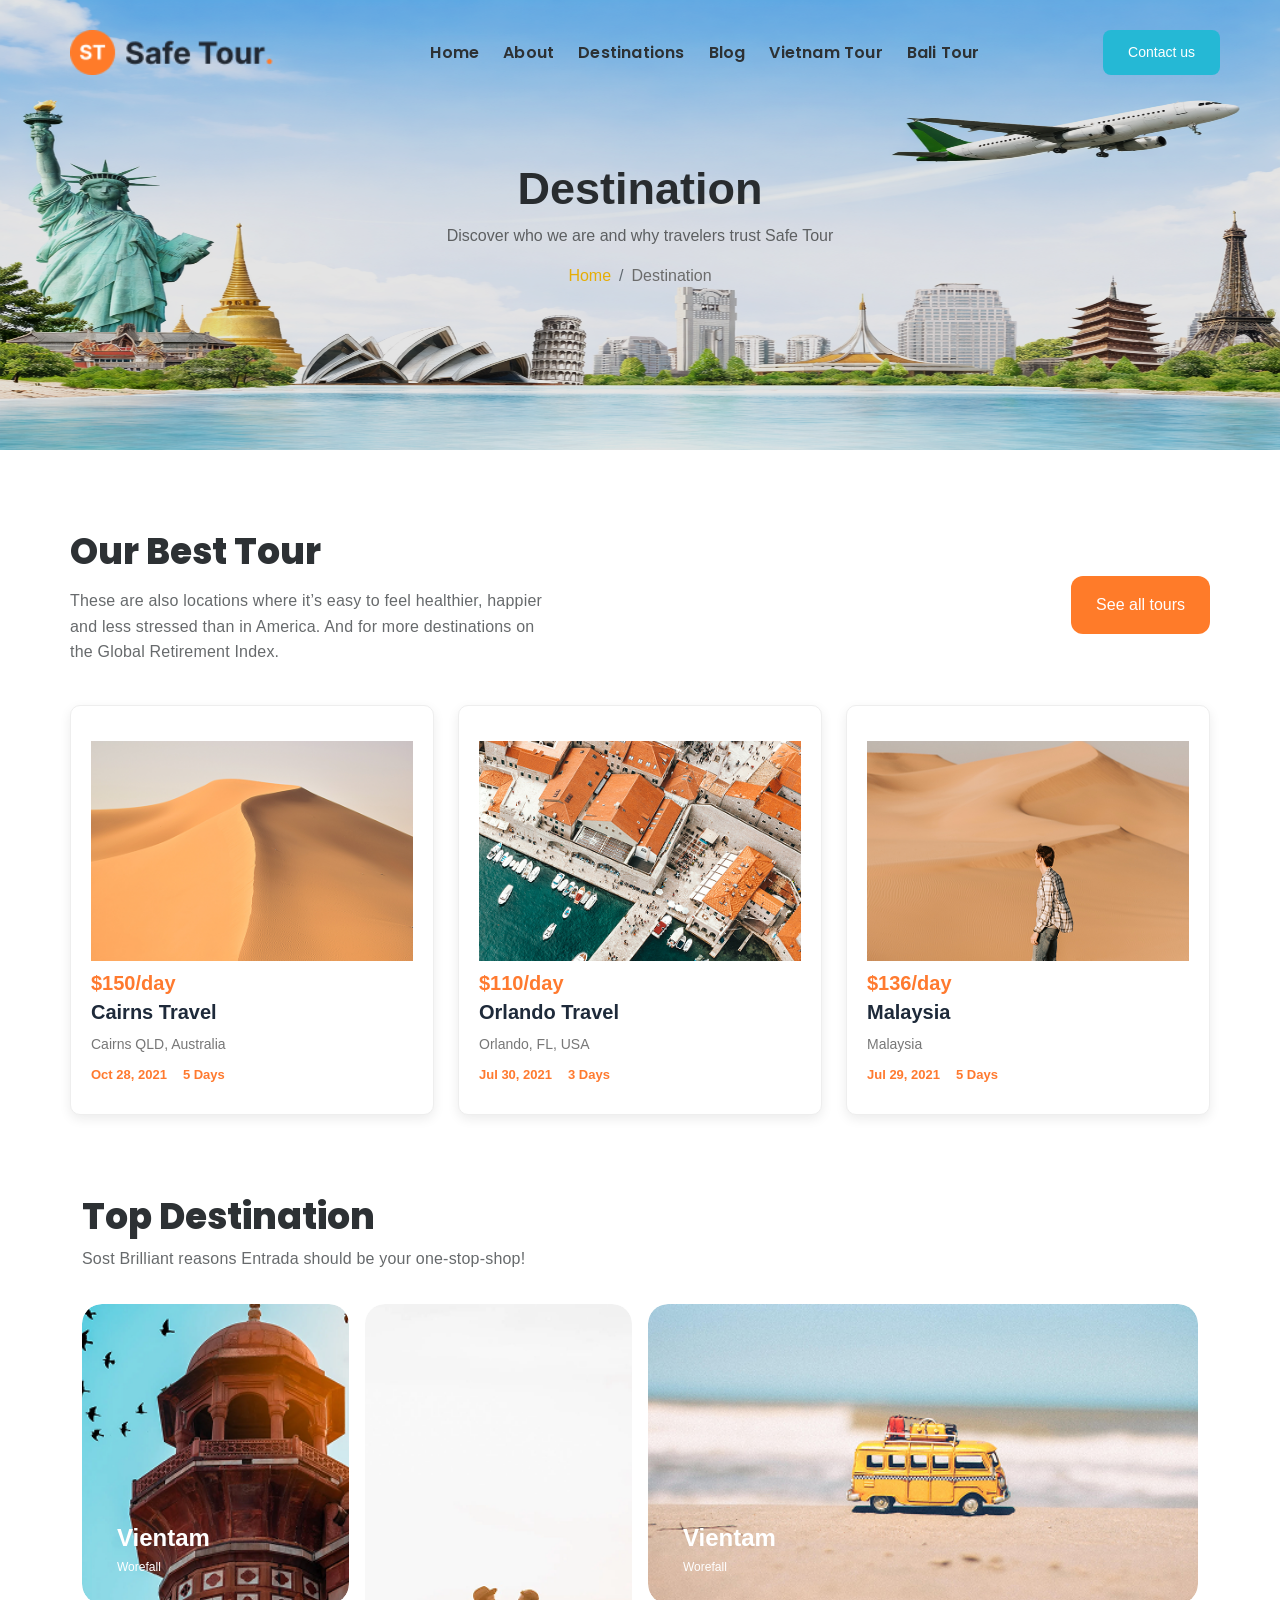
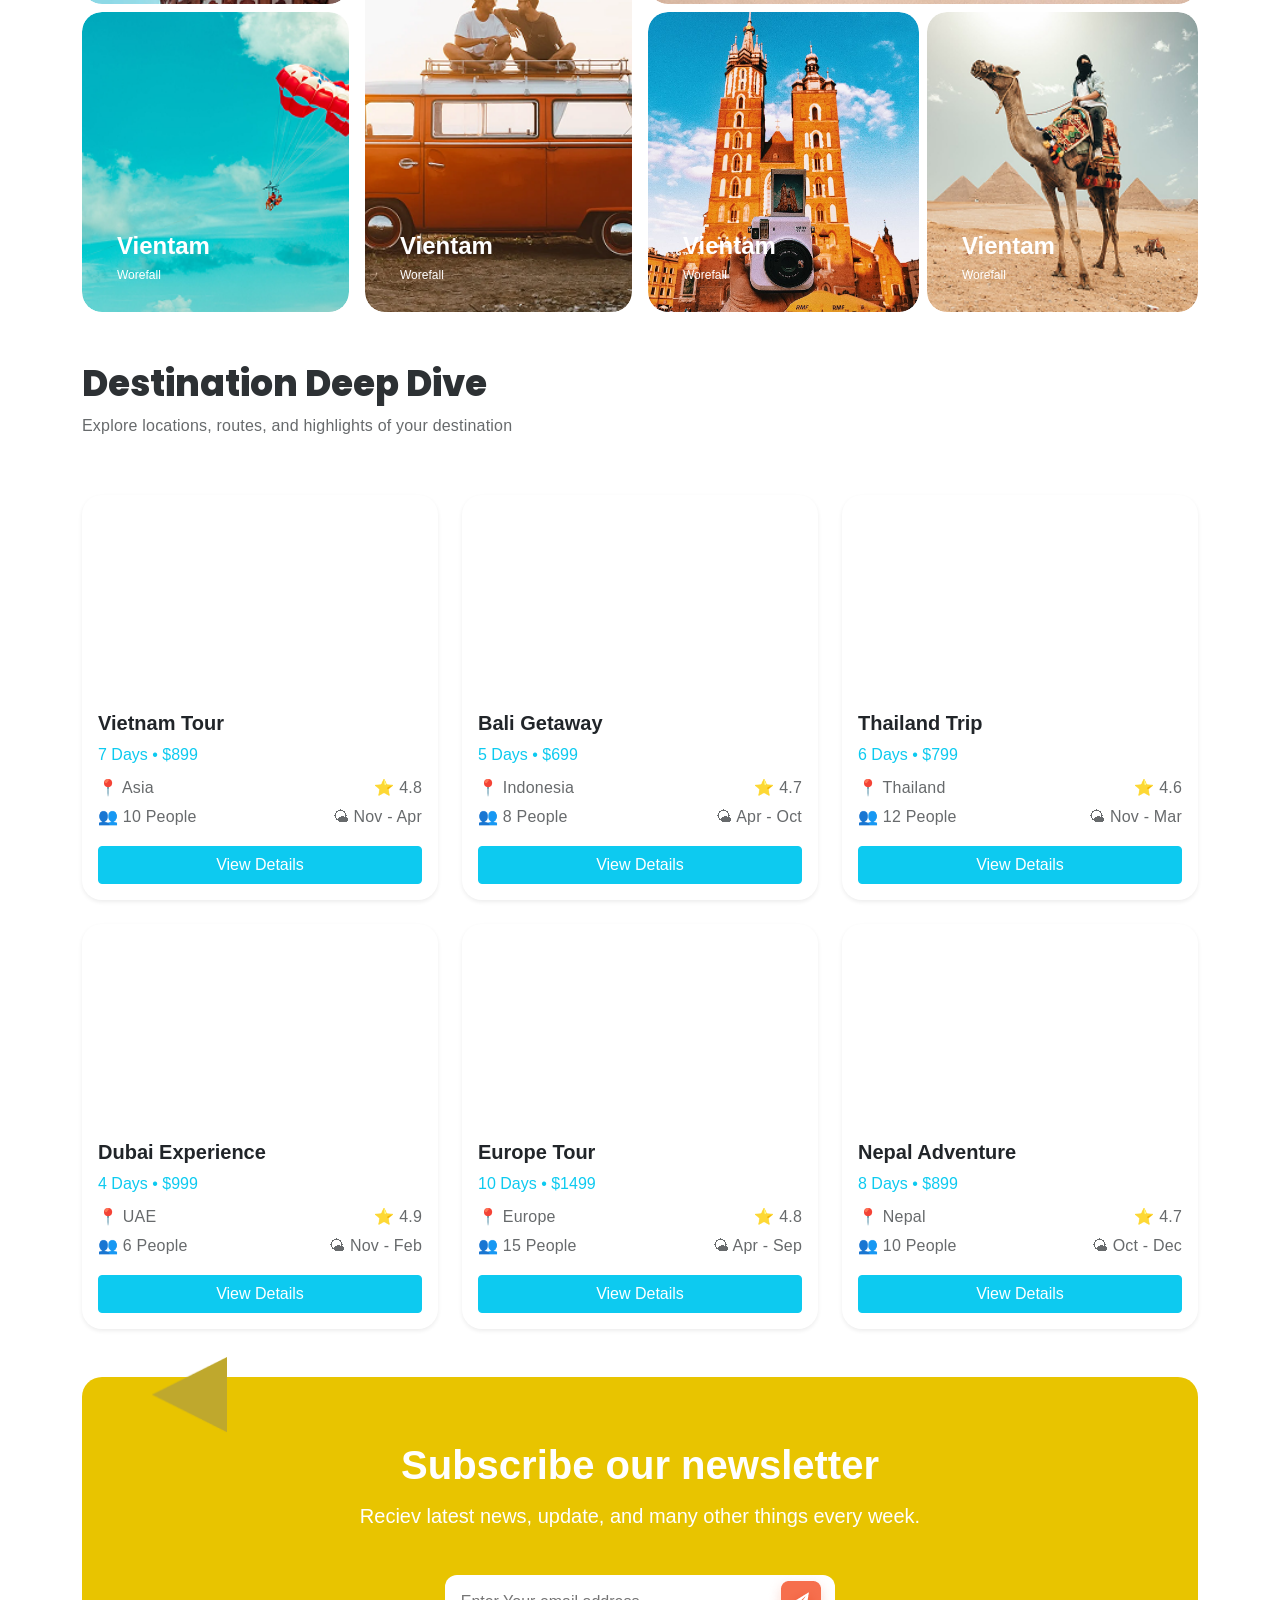
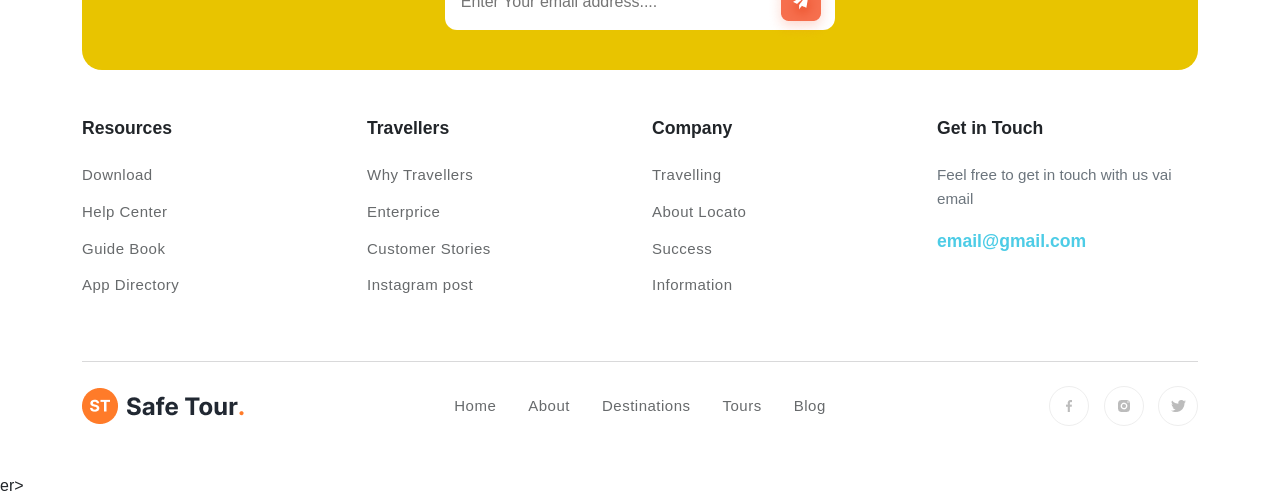
<file: destinations.html>
<!doctype html>
<html lang="en">
  <head>
    <meta charset="UTF-8" />
    <meta name="viewport" content="width=device-width, initial-scale=1.0" />
    <title>Destination</title>

    <link
      rel="stylesheet"
      href="./Assets/css/bootstrap/bootstrap-5.0.2-dist/bootstrap-5.0.2-dist/css/bootstrap.min.css"
    />
      <link href="https://fonts.googleapis.com/css2?family=Poppins:wght@400;600&display=swap" rel="stylesheet">
    <link rel="stylesheet" href="./Assets/css/header.css" />
    <link rel="stylesheet" href="./Assets/css/style.css" />
    <link rel="stylesheet" href="./Assets/css/our-tour.css" />
    <link rel="stylesheet" href="./Assets/css/why-choose.css" />
    <link rel="stylesheet" href="./Assets/css/trending-2022.css" />
    <link rel="stylesheet" href="./Assets/css/top-destination.css" />
    <link rel="stylesheet" href="./Assets/css/tour-types.css" />
    <link rel="stylesheet" href="./Assets/css/What-our-user-say.css" />
    <link rel="stylesheet" href="./Assets/css/footer.css" />
    <link rel="stylesheet" href="./Assets/css/subscribe.css" />
    <link
      href="https://fonts.googleapis.com/css2?family=Poppins:wght@300;400;500;600;700&display=swap"
      rel="stylesheet"
    />
    <link rel="stylesheet" href="./Assets/css/Articles.css" />
    <link rel="stylesheet" href="./Assets/css/inner-pages css/inn-about.css">
    <link rel="stylesheet" href="./Assets/css/inner-pages css/inner-destination.css">
  </head>

  <body>
    <header>
      <div
        class="container d-flex justify-content-between align-items-center px-3 px-lg-0"
      >
        <figure class="d-flex logo-con gap-2 mb-0">
          <img src="./Assets/images/Logo-f.png" alt="Safe Tour Logo" />
        </figure>

        <nav class="nav-con" aria-label="Main Navigation">
          <ul class="nav-links d-flex gap-2 gap-lg-4 mb-0">
            <li>
              <a href="./index.html" class="text-decoration-none">Home</a>
            </li>
            <li>
              <a href="./about.html" class="text-decoration-none">About</a>
            </li>
            <li>
              <a href="./destinations.html" class="text-decoration-none"
                >Destinations</a
              >
            </li>
            <li>
              <a href="./blogs.html" class="text-decoration-none">Blog</a>
            </li>
            <li>
              <a href="./Vietnam-tour.html" class="text-decoration-none"
                >Vietnam Tour</a
              >
            </li>
            <li>
              <a href="./bali-getaway.html" class="text-decoration-none"
                >Bali Tour</a
              >
            </li>
            <!-- Mobile only Contact -->
            <li class="nav-item d-block d-lg-none border-bottom-0">
              <a
                href="./contact.html"
                class="header-btn w-100 text-center text-decoration-none"
              >
                Contact us</a
              >
            </li>
          </ul>
        </nav>

        <a href="./contact.html" class="header-btn text-decoration-none"
          >Contact us</a
        >

        <div
          class="toggle-btn resp-pd"
          id="burger"
          role="button"
          aria-label="Menu"
        >
          <span></span>
          <span></span>
          <span></span>
        </div>
      </div>
    </header>


    <main>

      <!-- hero section -->
      <section class="inner-hero">
  <img src="./Assets/images/about-3.png" alt="banner" class="hero-img">

  <div class="container text-center hero-content">
    <h1 class="fw-bold mb-2">Destination</h1>
    <p class="mb-3">Discover who we are and why travelers trust Safe Tour</p>

    <nav aria-label="breadcrumb">
      <ol class="breadcrumb justify-content-center mb-0">
        <li class="breadcrumb-item">
          <a href="./index.html" class="text-warning text-decoration-none">Home</a>
        </li>
        <li class="breadcrumb-item active" aria-current="page">
          Destination
        </li>
      </ol>
    </nav>
  </div>
</section>
    <!-- Our Best Tour -->

      <section>
        <div class="container tour-section">
          <div
            class="tour-top-sec d-flex justify-content-between align-items-center flex-wrap mb-4"
          >
            <div class="col-lg-5">
              <h2 class="tour-heading">Our Best Tour</h2>
              <p class="tour-desc">
                These are also locations where it’s easy to feel healthier,
                happier and less stressed than in America. And for more
                destinations on the Global Retirement Index.
              </p>
            </div>
            <a href="#" class="btn btn-color-dis text-white px-lg-4 px-3 py-lg-3 py-2"
              >See all tours</a
            >
          </div>

          <div class="row g-4 px-1 px-lg-0">
            <div class="col-lg-4 ">
              <div class="tour-card mx-auto">
                <img src="./Assets/images/our-tour-img-1.png" alt="" />
                <div class="tour-content">
                  <h5 class="price">$150/day</h5>
                  <h4 class="title">Cairns Travel</h4>
                  <p class="location">Cairns QLD, Australia</p>
                  <div class="d-flex gap-3 small-text">
                    <span>Oct 28, 2021</span>
                    <span>5 Days</span>
                  </div>
                </div>
              </div>
            </div>

            <div class="col-lg-4 ">
              <div class="tour-card">
                <img src="./Assets/images/our-tour-img-2.png" alt="" />
                <div class="tour-content">
                  <h5 class="price">$110/day</h5>
                  <h4 class="title">Orlando Travel</h4>
                  <p class="location">Orlando, FL, USA</p>
                  <div class="d-flex gap-3 small-text">
                    <span>Jul 30, 2021</span>
                    <span>3 Days</span>
                  </div>
                </div>
              </div>
            </div>

            <div class="col-lg-4 ">
              <div class="tour-card">
                <img src="./Assets/images/our-tour-img-3.png" alt="" />
                <div class="tour-content">
                  <h5 class="price">$136/day</h5>
                  <h4 class="title">Malaysia</h4>
                  <p class="location">Malaysia</p>
                  <div class="d-flex gap-3 small-text">
                    <span>Jul 29, 2021</span>
                    <span>5 Days</span>
                  </div>
                </div>
              </div>
            </div>
          </div>
        </div>
      </section>


<!-- gallery section -->
 <section class="container ">
  <div class="row g-3 g-container">
    <div class="col-12 text-start">
      <h2 class="tour-heading">Top Destination</h2>
      <p class="text-muted">Sost Brilliant reasons Entrada should be your one-stop-shop!</p>
    </div>

    <!-- Column 1 -->
    <div class="col-12 col-lg-3 " style="height: 600px;">
      <figure class="h-50 w-100 overflow-hidden p-0 mb-2">
        <img src="./Assets/images/top-destination-img-1.png" class="img-fluid w-100 h-100" alt="">
        <div class="overlay">
                  <h4>Vientam</h4>
                  <p>Worefall</p>
                </div>
      </figure>
      <figure class="h-50 w-100 overflow-hidden">
        <img src="./Assets/images/top-destination-img-2.png" class="img-fluid w-100 h-100" alt="">
         <div class="overlay">
                  <h4>Vientam</h4>
                  <p>Worefall</p>
                </div>
      </figure>
    </div>

    <!-- Column 2 -->
    <div class="col-12 col-lg-3" style="height: 608px;">
      <figure class="h-100 w-100 overflow-hidden">
        <img src="./Assets/images/top-destination-img-3.png" class="img-fluid w-100 h-100" alt="">
         <div class="overlay">
                  <h4>Vientam</h4>
                  <p>Worefall</p>
                </div>
      </figure>
    </div>

    <!-- Column 3 -->
    <div class="col-12 col-lg-6" style="height: 600px;">
      
      <div class="row g-2 h-100">
        <div class="col-12 h-50 overflow-hidden">
          <figure class="h-100 overflow-hidden">
            <img src="./Assets/images/top-destination-img-4.png" class="img-fluid w-100 h-100" alt="">
             <div class="overlay">
                  <h4>Vientam</h4>
                  <p>Worefall</p>
                </div>
          </figure>
        </div>

        <div class="col-12 col-lg-6 h-50">
          <figure class="h-100 overflow-hidden">
            <img src="./Assets/images/top-destination-img-5.png" class="img-fluid w-100 h-100" alt="">
             <div class="overlay">
                  <h4>Vientam</h4>
                  <p>Worefall</p>
                </div>
          </figure>
        </div>

        <div class="col-12 col-lg-6 h-50">
          <figure class="h-100 overflow-hidden">
            <img src="./Assets/images/top-destination-img-6.png" class="img-fluid w-100 h-100" alt="">
             <div class="overlay">
                  <h4>Vientam</h4>
                  <p>Worefall</p>
                </div>
          </figure>
        </div>
      </div>

    </div>

  </div>
</section>

<!-- maps -->

<section class="destination-map ">
  <div class="container">

    <div class="d-flex justify-content-between align-items-center mb-4 mb-lg-5">
      <div>
        <h3 class="tour-heading">Destination Deep Dive</h3>
        <p class="text-muted mb-0">
          Explore locations, routes, and highlights of your destination
        </p>
      </div>

      <!-- <a href="#" class="custom-btn">View Details</a> -->
    </div>
  </div>
</section>

<section class="py-2 pb-5">
  <div class="container">

    <div class="row g-4">

      <!-- Card 1 -->
      <div class="col-12 col-sm-6 col-lg-4">
        <div class="dest-card shadow-sm h-100">

          <div class="map-box">
            <iframe src="https://maps.google.com/maps?q=vietnam&t=&z=5&output=embed"></iframe>
          </div>

          <div class="p-3">
            <h5 class="fw-bold">Vietnam Tour</h5>
            <p class="text-info mb-2">7 Days • $899</p>

            <div class="d-flex justify-content-between small text-muted">
              <span>📍 Asia</span>
              <span>⭐ 4.8</span>
            </div>

            <div class="d-flex justify-content-between small text-muted mt-1">
              <span>👥 10 People</span>
              <span>🌤 Nov - Apr</span>
            </div>

            <a href="./Vietnam-tour.html" class="btn btn-info text-white w-100 mt-3">View Details</a>
          </div>

        </div>
      </div>

      <!-- Card 2 -->
      <div class="col-12 col-sm-6 col-lg-4">
        <div class="dest-card shadow-sm h-100">

          <div class="map-box">
            <iframe src="https://maps.google.com/maps?q=bali&t=&z=6&output=embed"></iframe>
          </div>

          <div class="p-3">
            <h5 class="fw-bold">Bali Getaway</h5>
            <p class="text-info mb-2">5 Days • $699</p>

            <div class="d-flex justify-content-between small text-muted">
              <span>📍 Indonesia</span>
              <span>⭐ 4.7</span>
            </div>

            <div class="d-flex justify-content-between small text-muted mt-1">
              <span>👥 8 People</span>
              <span>🌤 Apr - Oct</span>
            </div>

             <a href="./bali-getaway.html" class="btn btn-info text-white w-100 mt-3">View Details</a>
          </div>

        </div>
      </div>

      <!-- Card 3 -->
      <div class="col-12 col-sm-6 col-lg-4">
        <div class="dest-card shadow-sm h-100">

          <div class="map-box">
            <iframe src="https://maps.google.com/maps?q=thailand&t=&z=5&output=embed"></iframe>
          </div>

          <div class="p-3">
            <h5 class="fw-bold">Thailand Trip</h5>
            <p class="text-info mb-2">6 Days • $799</p>

            <div class="d-flex justify-content-between small text-muted">
              <span>📍 Thailand</span>
              <span>⭐ 4.6</span>
            </div>

            <div class="d-flex justify-content-between small text-muted mt-1">
              <span>👥 12 People</span>
              <span>🌤 Nov - Mar</span>
            </div>

            <button class="btn btn-info text-white w-100 mt-3">View Details</button>
          </div>

        </div>
      </div>

      <!-- Card 4 -->
      <div class="col-12 col-sm-6 col-lg-4">
        <div class="dest-card shadow-sm h-100">

          <div class="map-box">
            <iframe src="https://maps.google.com/maps?q=dubai&t=&z=6&output=embed"></iframe>
          </div>

          <div class="p-3">
            <h5 class="fw-bold">Dubai Experience</h5>
            <p class="text-info mb-2">4 Days • $999</p>

            <div class="d-flex justify-content-between small text-muted">
              <span>📍 UAE</span>
              <span>⭐ 4.9</span>
            </div>

            <div class="d-flex justify-content-between small text-muted mt-1">
              <span>👥 6 People</span>
              <span>🌤 Nov - Feb</span>
            </div>

            <button class="btn btn-info text-white w-100 mt-3">View Details</button>
          </div>

        </div>
      </div>

      <!-- Card 5 -->
      <div class="col-12 col-sm-6 col-lg-4">
        <div class="dest-card shadow-sm h-100">

          <div class="map-box">
            <iframe src="https://maps.google.com/maps?q=europe&t=&z=4&output=embed"></iframe>
          </div>

          <div class="p-3">
            <h5 class="fw-bold">Europe Tour</h5>
            <p class="text-info mb-2">10 Days • $1499</p>

            <div class="d-flex justify-content-between small text-muted">
              <span>📍 Europe</span>
              <span>⭐ 4.8</span>
            </div>

            <div class="d-flex justify-content-between small text-muted mt-1">
              <span>👥 15 People</span>
              <span>🌤 Apr - Sep</span>
            </div>

            <button class="btn btn-info text-white w-100 mt-3">View Details</button>
          </div>

        </div>
      </div>

      <!-- Card 6 -->
      <div class="col-12 col-sm-6 col-lg-4">
        <div class="dest-card shadow-sm h-100">

          <div class="map-box">
            <iframe src="https://maps.google.com/maps?q=nepal&t=&z=6&output=embed"></iframe>
          </div>

          <div class="p-3">
            <h5 class="fw-bold">Nepal Adventure</h5>
            <p class="text-info mb-2">8 Days • $899</p>

            <div class="d-flex justify-content-between small text-muted">
              <span>📍 Nepal</span>
              <span>⭐ 4.7</span>
            </div>

            <div class="d-flex justify-content-between small text-muted mt-1">
              <span>👥 10 People</span>
              <span>🌤 Oct - Dec</span>
            </div>

            <button class="btn btn-info text-white w-100 mt-3">View Details</button>
          </div>

        </div>
      </div>

    </div>

  </div>
</section>


        <!-- Subscribe our newsletter -->

      <section class="container">
        <div class="subscribe-container">
          <div class="sub-con-img">
            <img src="./Assets/images/sub-top-icon.png" alt="" />
          </div>
          <div
            class="d-flex gap-1 flex-column justify-content-evenly text-center mt-2"
          >
            <h3 class="fw-bold fs-1">Subscribe our newsletter</h3>
            <p class="fs-5 mx-auto">
              Reciev latest news, update, and many other things every week.
            </p>
            <div class="sub-search-box mt-4 ">
              <input
                type="text"
                placeholder="Enter Your email address...."
                class=""
              />
              <a href=""
                ><img src="./Assets/images/Send.png" alt="" class="pt-2"
              /></a>
            </div>
          </div>
        </div>
      </section>  






    
    <!-- footer -->
    <footer class="footer py-5">
      <div class="container">
        <div class="row gy-4 mb-5">
          <div class="col-6 col-md-3">
            <h5 class="footer-heading">Resources</h5>
            <ul class="list-unstyled footer-links">
              <li><a href="#">Download</a></li>
              <li><a href="#">Help Center</a></li>
              <li><a href="#">Guide Book</a></li>
              <li><a href="#">App Directory</a></li>
            </ul>
          </div>
          <div class="col-6 col-md-3">
            <h5 class="footer-heading">Travellers</h5>
            <ul class="list-unstyled footer-links">
              <li><a href="#">Why Travellers</a></li>
              <li><a href="#">Enterprice</a></li>
              <li><a href="#">Customer Stories</a></li>
              <li><a href="#">Instagram post</a></li>
            </ul>
          </div>
          <div class="col-6 col-md-3">
            <h5 class="footer-heading">Company</h5>
            <ul class="list-unstyled footer-links">
              <li><a href="#">Travelling</a></li>
              <li><a href="#">About Locato</a></li>
              <li><a href="#">Success</a></li>
              <li><a href="#">Information</a></li>
            </ul>
          </div>
          <div class="col-6 col-md-3">
            <h5 class="footer-heading">Get in Touch</h5>
            <p class="footer-text">
              Feel free to get in touch with us vai email
            </p>
            <a href="mailto:email@gmail.com" class="footer-email"
              >email@gmail.com</a
            >
          </div>
        </div>

        <hr class="my-4 text-muted opacity-25" />

        <div class="row align-items-center gy-4">
          <div class="col-12 col-lg-3 text-center text-lg-start">
           <a href="./index.html"><img src="./Assets/images/Logo-f.png" alt="Safe Tour Logo" /></a> 
          </div>

          <div class="col-12 col-lg-6">
            <ul class="nav justify-content-center footer-bottom-nav">
              <li class="nav-item"><a class="nav-link" href="./index.html">Home</a></li>
              <li class="nav-item"><a class="nav-link" href="./about.html">About</a></li>
              <li class="nav-item">
                <a class="nav-link" href="./destinations.html">Destinations</a>
              </li>
              <li class="nav-item"><a class="nav-link" href="./Vietnam-tour.html">Tours</a></li>
              <li class="nav-item"><a class="nav-link" href="./blogs.html">Blog</a></li>
            </ul>
          </div>

          <div class="col-12 col-lg-3 text-center text-lg-end">
            <div class="social-icons">
              <a href="#" class="social-btn text-center"
                ><img src="./Assets/images/f-icon.png" alt=""
              /></a>
              <a href="#" class="social-btn text-center"
                ><img src="./Assets/images/i-icon.png" alt=""
              /></a>
              <a href="#" class="social-btn text-center"
                ><img src="./Assets/images/t-icon.png" alt=""
              /></a>
            </div>
          </div>
        </div>
      </div>
    </footer>er>

    <script src="https://cdn.jsdelivr.net/npm/swiper@11/swiper-bundle.min.js"></script>
    <script src="./Assets/js/header.js"></script>
    <script src="./Assets/js/trending-2022.js"></script>
  </body>
</html>
</file>
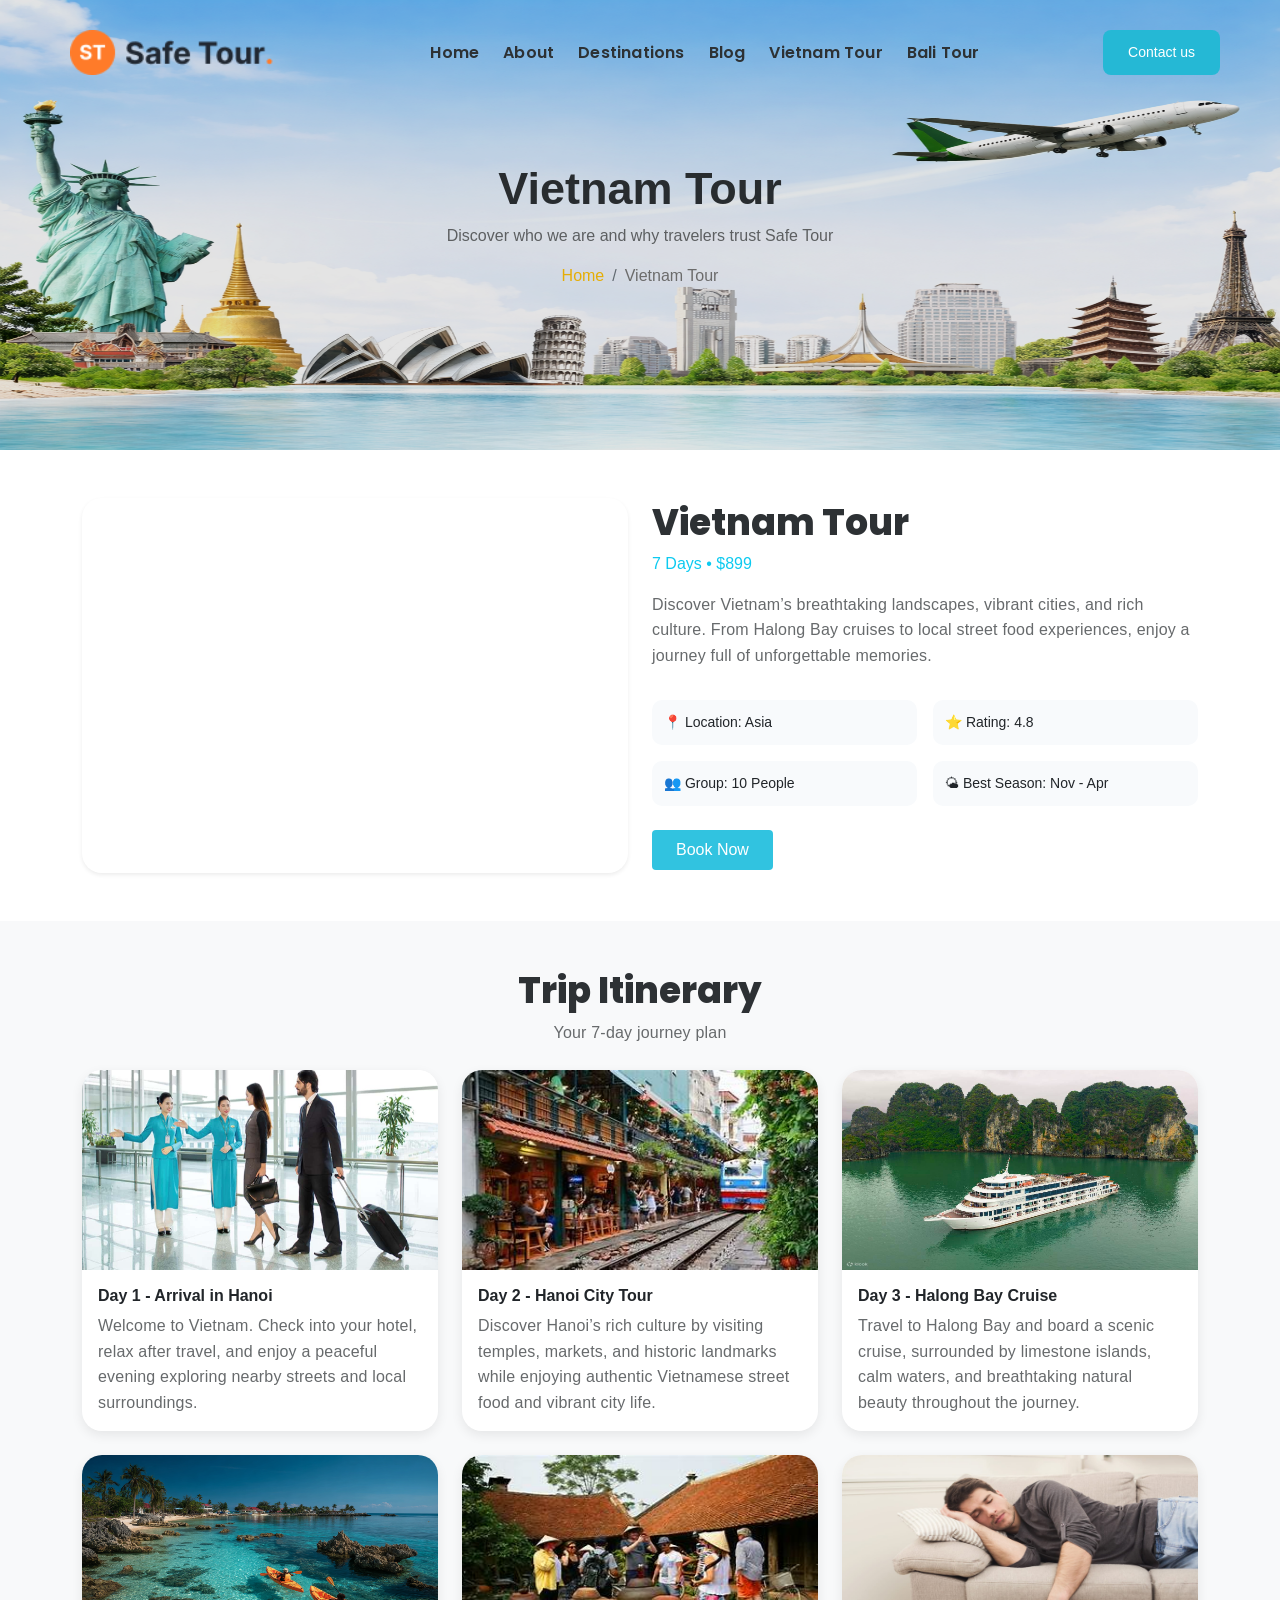
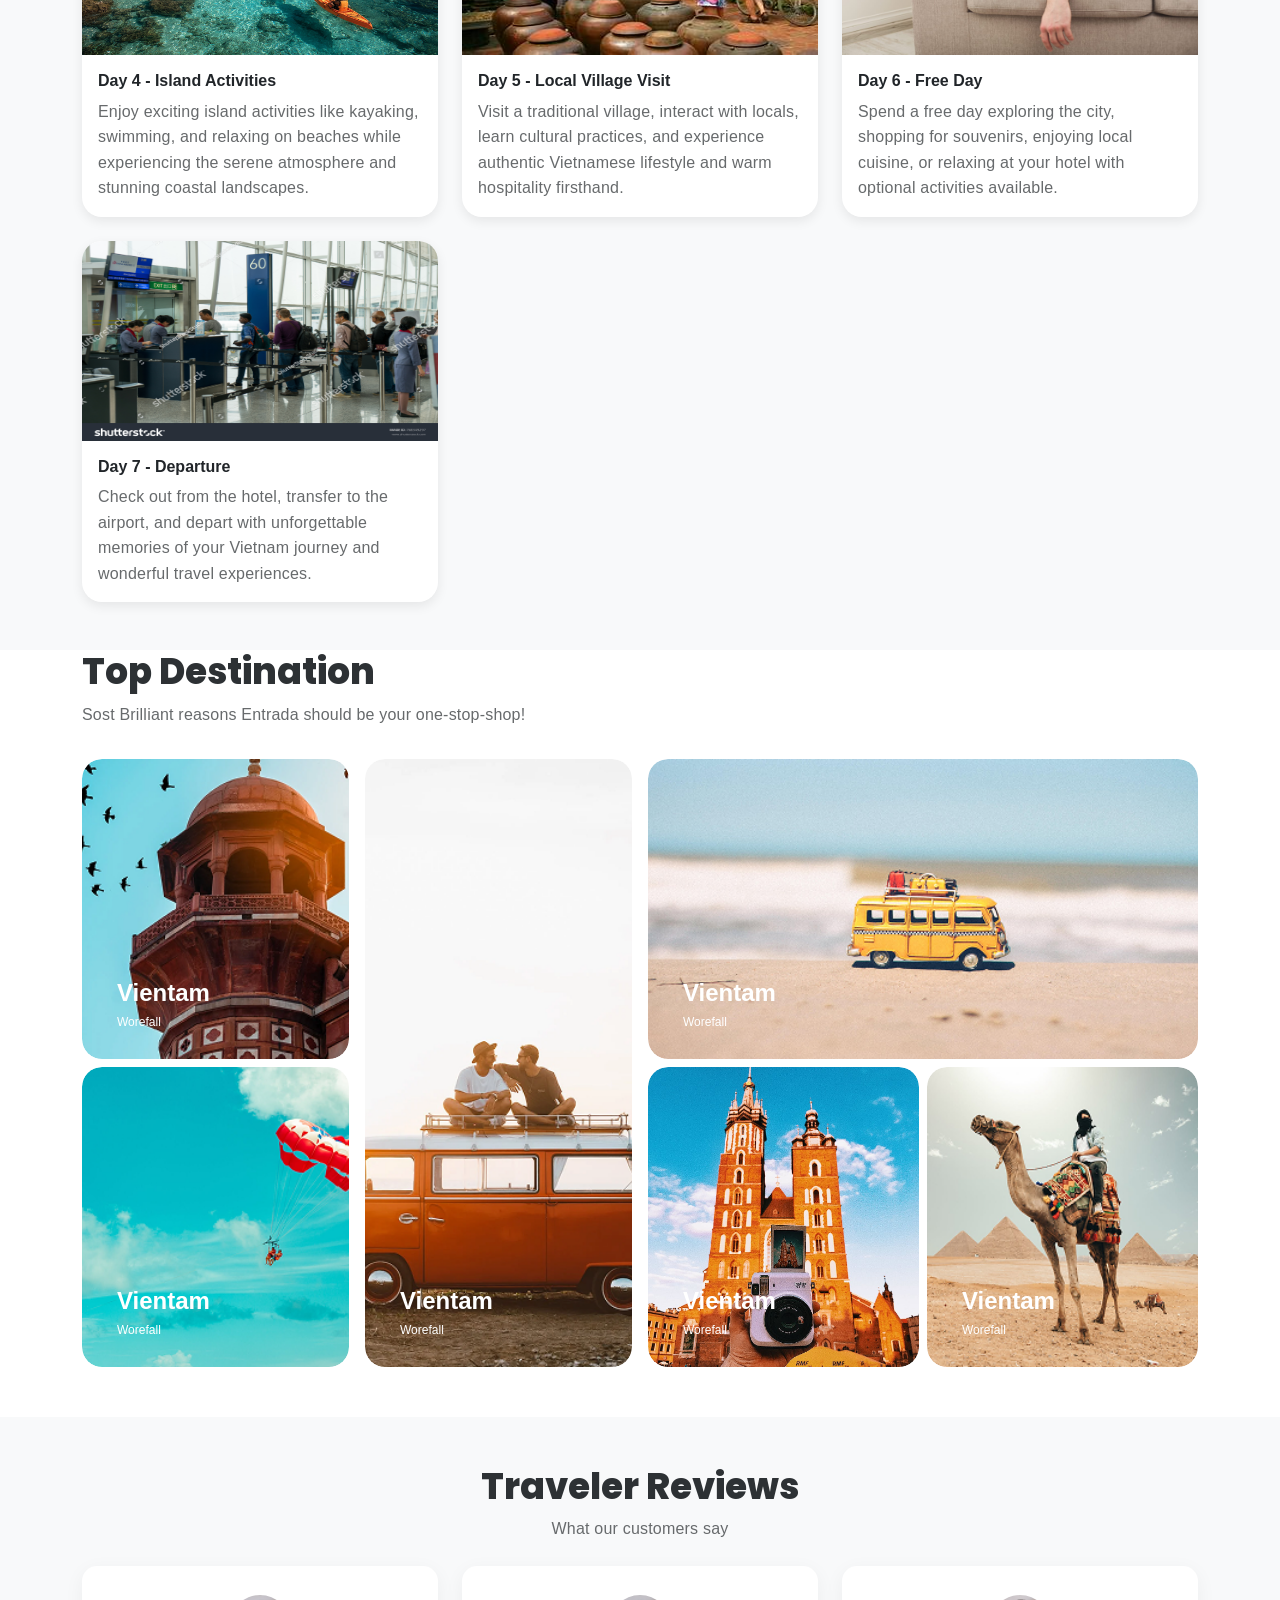
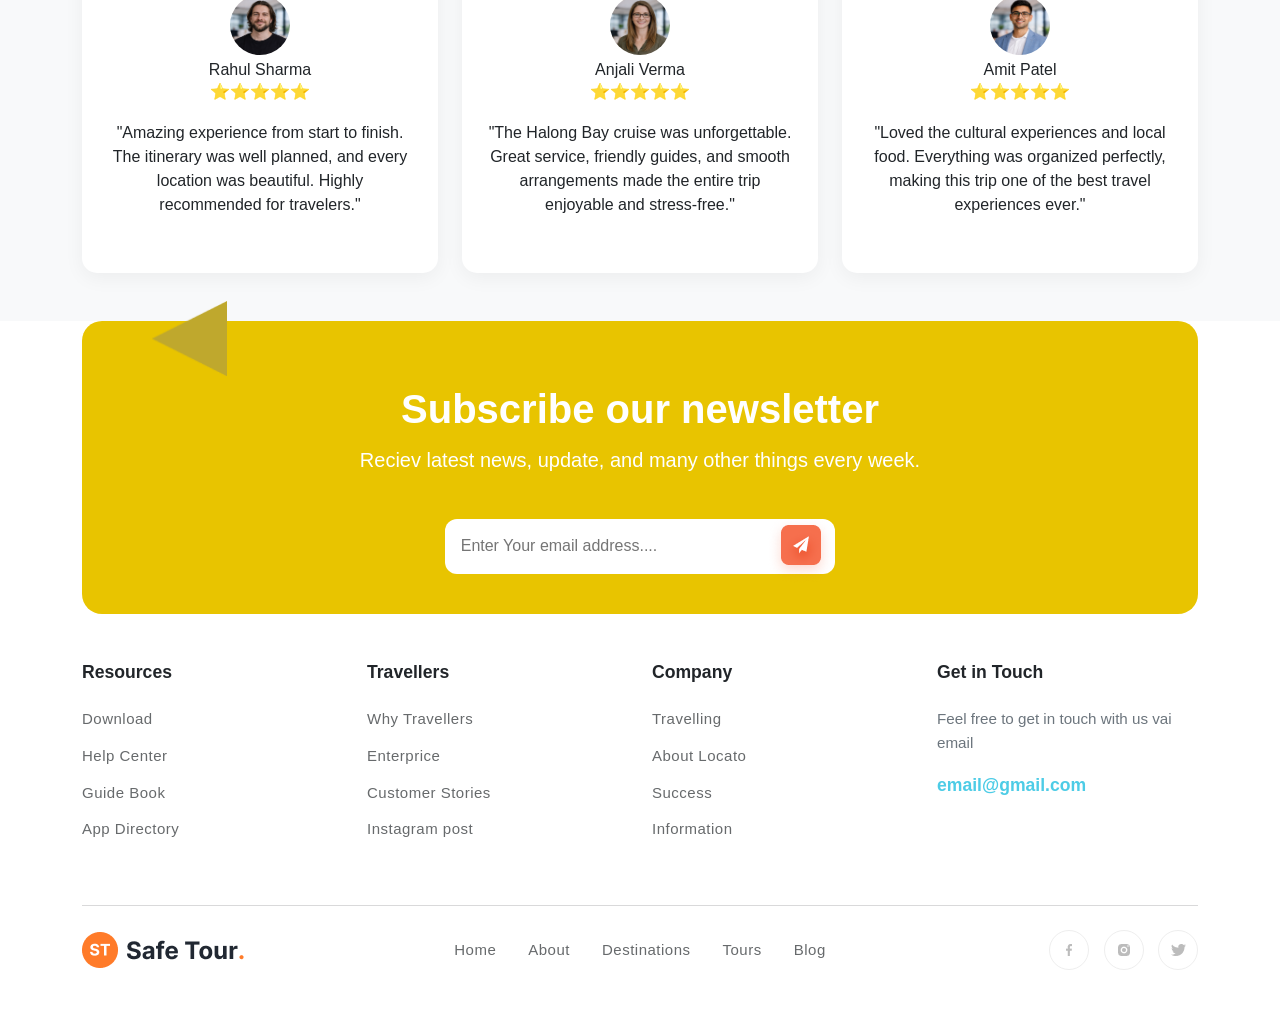
<file: Vietnam-tour.html>
<!doctype html>
<html lang="en">
  <head>
    <meta charset="UTF-8" />
    <meta name="viewport" content="width=device-width, initial-scale=1.0" />
    <title>Vietnam Tour</title>

    <link
      rel="stylesheet"
      href="./Assets/css/bootstrap/bootstrap-5.0.2-dist/bootstrap-5.0.2-dist/css/bootstrap.min.css"
    />
    <link rel="stylesheet" href="./Assets/css/header.css" />
    <link rel="stylesheet" href="./Assets/css/style.css" />
    <link rel="stylesheet" href="./Assets/css/our-tour.css" />
    <link rel="stylesheet" href="./Assets/css/why-choose.css" />
    <link rel="stylesheet" href="./Assets/css/trending-2022.css" />
    <link rel="stylesheet" href="./Assets/css/top-destination.css" />
    <link rel="stylesheet" href="./Assets/css/tour-types.css" />
    <link rel="stylesheet" href="./Assets/css/What-our-user-say.css" />
    <link rel="stylesheet" href="./Assets/css/footer.css" />
    <link rel="stylesheet" href="./Assets/css/subscribe.css" />
    <link
      href="https://fonts.googleapis.com/css2?family=Poppins:wght@300;400;500;600;700&display=swap"
      rel="stylesheet"
    />
    <link rel="stylesheet" href="./Assets/css/Articles.css" />
    <link rel="stylesheet" href="./Assets/css/inner-pages css/inn-about.css">
    <link rel="stylesheet" href="./Assets/css/inner-pages css/inner-travel.css">
    <link rel="stylesheet" href="./Assets/css/inner-pages css/Vietnam-tour.css">
    <link rel="stylesheet" href="./Assets/css/inner-pages css/inner-destination.css">
  </head>

  <body>
    <header>
      <div
        class="container d-flex justify-content-between align-items-center px-3 px-lg-0"
      >
        <figure class="d-flex logo-con gap-2 mb-0">
          <img src="./Assets/images/Logo-f.png" alt="Safe Tour Logo" />
        </figure>

        <nav class="nav-con" aria-label="Main Navigation">
          <ul class="nav-links d-flex gap-2 gap-lg-4 mb-0">
            <li>
              <a href="./index.html" class="text-decoration-none">Home</a>
            </li>
            <li>
              <a href="./about.html" class="text-decoration-none">About</a>
            </li>
            <li>
              <a href="./destinations.html" class="text-decoration-none"
                >Destinations</a
              >
            </li>
            <li>
              <a href="./blogs.html" class="text-decoration-none">Blog</a>
            </li>
            <li>
              <a href="./Vietnam-tour.html" class="text-decoration-none"
                >Vietnam Tour</a
              >
            </li>
            <li>
              <a href="./bali-getaway.html" class="text-decoration-none"
                >Bali Tour</a
              >
            </li>
            <!-- Mobile only Contact -->
            <li class="nav-item d-block d-lg-none border-bottom-0">
              <a
                href="./contact.html"
                class="header-btn w-100 text-center text-decoration-none"
              >
                Contact us</a
              >
            </li>
          </ul>
        </nav>

        <a href="./contact.html" class="header-btn text-decoration-none"
          >Contact us</a
        >

        <div
          class="toggle-btn resp-pd"
          id="burger"
          role="button"
          aria-label="Menu"
        >
          <span></span>
          <span></span>
          <span></span>
        </div>
      </div>
    </header>


    <main class="m-0 p-0">

      <!-- hero section -->
      <section class="inner-hero ">
  <img src="./Assets/images/about-3.png" alt="banner" class="hero-img">

  <div class="container m-0 p-0 text-center hero-content">
    <h1 class="fw-bold mb-2">Vietnam Tour</h1>
    <p class="mb-3">Discover who we are and why travelers trust Safe Tour</p>

    <nav aria-label="breadcrumb">
      <ol class="breadcrumb justify-content-center mb-0">
        <li class="breadcrumb-item">
          <a href="./index.html" class="text-warning text-decoration-none">Home</a>
        </li>
        <li class="breadcrumb-item active" aria-current="page">
         Vietnam Tour
        </li>
      </ol>
    </nav>
  </div>
</section>

<!-- section -->

<section class="py-5">
  <div class="container v-container">

    <div class="row align-items-center g-4">

      <!-- LEFT SIDE MAP -->
      <div class="col-12 col-lg-6">
        <div class="map-box shadow-sm">
          <iframe src="https://maps.google.com/maps?q=vietnam&t=&z=5&output=embed"></iframe>
        </div>
      </div>

      <!-- RIGHT SIDE CONTENT -->
      <div class="col-12 col-lg-6">

        <h2 class="tour-heading">Vietnam Tour</h2>

        <p class="text-info mb-3">7 Days • $899</p>

        <p class="text-muted">
          Discover Vietnam’s breathtaking landscapes, vibrant cities, and rich culture.
          From Halong Bay cruises to local street food experiences, enjoy a journey full of unforgettable memories.
        </p>

        <!-- INFO GRID -->
        <div class="row g-3 mt-2">

          <div class="col-6">
            <div class="info-box">
              📍 Location: Asia
            </div>
          </div>

          <div class="col-6">
            <div class="info-box">
              ⭐ Rating: 4.8
            </div>
          </div>

          <div class="col-6">
            <div class="info-box">
              👥 Group: 10 People
            </div>
          </div>

          <div class="col-6">
            <div class="info-box">
              🌤 Best Season: Nov - Apr
            </div>
          </div>

        </div>

        <a href="./contact.html" class="btn btn-info text-white mt-4 px-4 py-2">
          Book Now
        </a>

      </div>

    </div>

  </div>
</section>

<!-- time schedules -->
 <section class="py-5 bg-light">
  <div class="container">

    <div class="text-center mb-4">
      <h3 class="tour-heading">Trip Itinerary</h3>
      <p class="text-muted">Your 7-day journey plan</p>
    </div>

   <div class="row g-4">

  <!-- Day 1 -->
  <div class="col-12 col-md-6 col-lg-4">
    <div class="itinerary-card ">
      <img src="./Assets/images/Vietnam-images/v-img-arrival.jpg" alt="">

      <div class="p-3">
        <h6 class="fw-bold">Day 1 - Arrival in Hanoi</h6>
        <p class="text-muted mb-0">
          Welcome to Vietnam. Check into your hotel, relax after travel, and enjoy a peaceful evening exploring nearby streets and local surroundings.
        </p>
      </div>
    </div>
  </div>

  <!-- Day 2 -->
  <div class="col-12 col-md-6 col-lg-4">
    <div class="itinerary-card">
      <img src="./Assets/images/Vietnam-images/v-img-hanoi.jpg" alt="">

      <div class="p-3">
        <h6 class="fw-bold">Day 2 - Hanoi City Tour</h6>
        <p class="text-muted mb-0">
          Discover Hanoi’s rich culture by visiting temples, markets, and historic landmarks while enjoying authentic Vietnamese street food and vibrant city life.
        </p>
      </div>
    </div>
  </div>

  <!-- Day 3 -->
  <div class="col-12 col-md-6 col-lg-4">
    <div class="itinerary-card">
      <img src="./Assets/images/Vietnam-images/v-img-cruise.jpg" alt="">

      <div class="p-3">
        <h6 class="fw-bold">Day 3 - Halong Bay Cruise</h6>
        <p class="text-muted mb-0">
          Travel to Halong Bay and board a scenic cruise, surrounded by limestone islands, calm waters, and breathtaking natural beauty throughout the journey.
        </p>
      </div>
    </div>
  </div>

  <!-- Day 4 -->
  <div class="col-12 col-md-6 col-lg-4">
    <div class="itinerary-card">
      <img src="./Assets/images/Vietnam-images/v-img-advanture.png" alt="">

      <div class="p-3">
        <h6 class="fw-bold">Day 4 - Island Activities</h6>
        <p class="text-muted mb-0">
         Enjoy exciting island activities like kayaking, swimming, and relaxing on beaches while experiencing the serene atmosphere and stunning coastal landscapes.
        </p>
      </div>
    </div>
  </div>

  <!-- Day 5 -->
  <div class="col-12 col-md-6 col-lg-4">
    <div class="itinerary-card">
      <img src="./Assets/images/Vietnam-images/v-img-village.png" alt="">

      <div class="p-3">
        <h6 class="fw-bold">Day 5 - Local Village Visit</h6>
        <p class="text-muted mb-0">
          Visit a traditional village, interact with locals, learn cultural practices, and experience authentic Vietnamese lifestyle and warm hospitality firsthand.
        </p>
      </div>
    </div>
  </div>

  <!-- Day 6 -->
  <div class="col-12 col-md-6 col-lg-4">
    <div class="itinerary-card">
      <img src="./Assets/images/Vietnam-images/v-img-free.png" alt="">

      <div class="p-3">
        <h6 class="fw-bold">Day 6 - Free Day</h6>
        <p class="text-muted mb-0">
          Spend a free day exploring the city, shopping for souvenirs, enjoying local cuisine, or relaxing at your hotel with optional activities available.
        </p>
      </div>
    </div>
  </div>

  <!-- Day 7 -->
  <div class="col-12 col-md-6 col-lg-4">
    <div class="itinerary-card">
      <img src="./Assets/images/Vietnam-images/v-img-dep.png" alt="">

      <div class="p-3">
        <h6 class="fw-bold">Day 7 - Departure</h6>
        <p class="text-muted mb-0">
         Check out from the hotel, transfer to the airport, and depart with unforgettable memories of your Vietnam journey and wonderful travel experiences.
        </p>
      </div>
    </div>
  </div>

</div>
  </div>
</section>


<!-- gallery section -->
 <section class="container ">
  <div class="row g-3 g-container">
    <div class="col-12 text-start">
      <h2 class="tour-heading">Top Destination</h2>
      <p class="text-muted">Sost Brilliant reasons Entrada should be your one-stop-shop!</p>
    </div>

    <!-- Column 1 -->
    <div class="col-12 col-lg-3 " style="height: 600px;">
      <figure class="h-50 w-100 overflow-hidden p-0 mb-2">
        <img src="./Assets/images/top-destination-img-1.png" class="img-fluid w-100 h-100" alt="">
        <div class="overlay">
                  <h4>Vientam</h4>
                  <p>Worefall</p>
                </div>
      </figure>
      <figure class="h-50 w-100 overflow-hidden">
        <img src="./Assets/images/top-destination-img-2.png" class="img-fluid w-100 h-100" alt="">
         <div class="overlay">
                  <h4>Vientam</h4>
                  <p>Worefall</p>
                </div>
      </figure>
    </div>

    <!-- Column 2 -->
    <div class="col-12 col-lg-3" style="height: 608px;">
      <figure class="h-100 w-100 overflow-hidden">
        <img src="./Assets/images/top-destination-img-3.png" class="img-fluid w-100 h-100" alt="">
         <div class="overlay">
                  <h4>Vientam</h4>
                  <p>Worefall</p>
                </div>
      </figure>
    </div>

    <!-- Column 3 -->
    <div class="col-12 col-lg-6" style="height: 600px;">
      
      <div class="row g-2 h-100">
        <div class="col-12 h-50 overflow-hidden">
          <figure class="h-100 overflow-hidden">
            <img src="./Assets/images/top-destination-img-4.png" class="img-fluid w-100 h-100" alt="">
             <div class="overlay">
                  <h4>Vientam</h4>
                  <p>Worefall</p>
                </div>
          </figure>
        </div>

        <div class="col-12 col-lg-6 h-50">
          <figure class="h-100 overflow-hidden">
            <img src="./Assets/images/top-destination-img-5.png" class="img-fluid w-100 h-100" alt="">
             <div class="overlay">
                  <h4>Vientam</h4>
                  <p>Worefall</p>
                </div>
          </figure>
        </div>

        <div class="col-12 col-lg-6 h-50">
          <figure class="h-100 overflow-hidden">
            <img src="./Assets/images/top-destination-img-6.png" class="img-fluid w-100 h-100" alt="">
             <div class="overlay">
                  <h4>Vientam</h4>
                  <p>Worefall</p>
                </div>
          </figure>
        </div>
      </div>

    </div>

  </div>
</section>

<!-- reviews -->
 <section class="py-5 bg-light">
  <div class="container review-con-inner">

    <div class="text-center mb-4">
      <h3 class="tour-heading">Traveler Reviews</h3>
      <p class="text-muted">What our customers say</p>
    </div>

    <div class="row g-4">

      <!-- Review 1 -->
      <div class="col-12 col-lg-4 text-center">
        <div class="review-card p-4">
          <img src="./Assets/images/team-mem-4.png" alt="" class="review-img">
          <h6 class="mb-0">Rahul Sharma</h6>
          <small class="text-muted">⭐⭐⭐⭐⭐</small>
          <p class="py-3">"Amazing experience from start to finish. The itinerary was well planned, and every location was beautiful. Highly recommended for travelers."</p>
          
        </div>
      </div>

      <!-- Review 2 -->
      <div class="col-12 col-lg-4 text-center">
        <div class="review-card p-4">
          <img src="./Assets/images/team-mem-5.png" alt="" class="review-img">
          <h6 class="mb-0">Anjali Verma</h6>
          <small class="text-muted">⭐⭐⭐⭐⭐</small>
          <p class="py-3">"The Halong Bay cruise was unforgettable. Great service, friendly guides, and smooth arrangements made the entire trip enjoyable and stress-free."</p>
          
        </div>
      </div>

      <!-- Review 3 -->
      <div class="col-12 col-lg-4 text-center">
        <div class="review-card p-4">
           <img src="./Assets/images/team-mem-3.png" alt="" class="review-img">
          <h6 class="mb-0">Amit Patel</h6>
          <small class="text-muted">⭐⭐⭐⭐⭐</small>
          <p class="py-3">"Loved the cultural experiences and local food. Everything was organized perfectly, making this trip one of the best travel experiences ever."</p>
         
        </div>
      </div>

    </div>

  </div>
</section>

<!-- serch -->


      <section class="container">
        <div class="subscribe-container">
          <div class="sub-con-img">
            <img src="./Assets/images/sub-top-icon.png" alt="" />
          </div>
          <div
            class="d-flex gap-1 flex-column justify-content-evenly text-center mt-2"
          >
            <h3 class="fw-bold fs-1">Subscribe our newsletter</h3>
            <p class="fs-5 mx-auto">
              Reciev latest news, update, and many other things every week.
            </p>
            <div class="sub-search-box mt-4 ">
              <input
                type="text"
                placeholder="Enter Your email address...."
                class=""
              />
              <a href=""
                ><img src="./Assets/images/Send.png" alt="" class="pt-2"
              /></a>
            </div>
          </div>
        </div>
      </section>


    </main>





    
    <!-- footer -->
    <footer class="footer py-5">
      <div class="container">
        <div class="row gy-4 mb-5">
          <div class="col-6 col-md-3">
            <h5 class="footer-heading">Resources</h5>
            <ul class="list-unstyled footer-links">
              <li><a href="#">Download</a></li>
              <li><a href="#">Help Center</a></li>
              <li><a href="#">Guide Book</a></li>
              <li><a href="#">App Directory</a></li>
            </ul>
          </div>
          <div class="col-6 col-md-3">
            <h5 class="footer-heading">Travellers</h5>
            <ul class="list-unstyled footer-links">
              <li><a href="#">Why Travellers</a></li>
              <li><a href="#">Enterprice</a></li>
              <li><a href="#">Customer Stories</a></li>
              <li><a href="#">Instagram post</a></li>
            </ul>
          </div>
          <div class="col-6 col-md-3">
            <h5 class="footer-heading">Company</h5>
            <ul class="list-unstyled footer-links">
              <li><a href="#">Travelling</a></li>
              <li><a href="#">About Locato</a></li>
              <li><a href="#">Success</a></li>
              <li><a href="#">Information</a></li>
            </ul>
          </div>
          <div class="col-6 col-md-3">
            <h5 class="footer-heading">Get in Touch</h5>
            <p class="footer-text">
              Feel free to get in touch with us vai email
            </p>
            <a href="mailto:email@gmail.com" class="footer-email"
              >email@gmail.com</a
            >
          </div>
        </div>

        <hr class="my-4 text-muted opacity-25" />

        <div class="row align-items-center gy-4">
          <div class="col-12 col-lg-3 text-center text-lg-start">
           <a href="./index.html"><img src="./Assets/images/Logo-f.png" alt="Safe Tour Logo" /></a> 
          </div>

          <div class="col-12 col-lg-6">
            <ul class="nav justify-content-center footer-bottom-nav">
              <li class="nav-item"><a class="nav-link" href="./index.html">Home</a></li>
              <li class="nav-item"><a class="nav-link" href="./about.html">About</a></li>
              <li class="nav-item">
                <a class="nav-link" href="./destinations.html">Destinations</a>
              </li>
              <li class="nav-item"><a class="nav-link" href="./Vietnam-tour.html">Tours</a></li>
              <li class="nav-item"><a class="nav-link" href="./blogs.html">Blog</a></li>
            </ul>
          </div>

          <div class="col-12 col-lg-3 text-center text-lg-end">
            <div class="social-icons">
              <a href="#" class="social-btn text-center"
                ><img src="./Assets/images/f-icon.png" alt=""
              /></a>
              <a href="#" class="social-btn text-center"
                ><img src="./Assets/images/i-icon.png" alt=""
              /></a>
              <a href="#" class="social-btn text-center"
                ><img src="./Assets/images/t-icon.png" alt=""
              /></a>
            </div>
          </div>
        </div>
      </div>
    </footer>

    <script src="https://cdn.jsdelivr.net/npm/bootstrap@5.3.2/dist/js/bootstrap.bundle.min.js"></script>
    <script src="https://cdn.jsdelivr.net/npm/swiper@11/swiper-bundle.min.js"></script>
    <script src="./Assets/js/header.js"></script>
    <script src="./Assets/js/trending-2022.js"></script>
  </body>
</html>
</file>
<file: Assets/css/header.css>
header{
    position: fixed;   
  top: 0;
  left: 0;
  width: 100%;
  transition: all 0.3s ease;
  z-index: 1000;
  padding: 30px 0px;

}

header.sticky{
  width: 100%;
  background: white;
  box-shadow: 0 5px 20px rgba(0,0,0,0.1);
  padding: 12px 0;
  animation: slideDown 0.8s ease;
}

@keyframes slideDown {

0%{
transform: translateY(-100%);
}

100%{
transform: translateY(0);
}

}


.logo-con{
  align-items: center;
  margin-left: -10x;
}

.logo-con img{
  /* width: 45px; */
  height: 45px;
}

.logo-con h1{
  font-size: 26px;
  font-weight: 600;
  color: black;
}

.nav-links{
  align-items: center;
  margin-bottom: 0;
}

.nav-links li{
  list-style: none;
}

.nav-links a{
  position: relative;
  display: inline-block;
  color: rgba(45, 49, 52, 1);
  font-size: 16px;
  letter-spacing: 0.2px;
  font-weight: 600;
  font-family: 'Poppins', sans-serif !important;
}

.nav-links a::after{
  content: "";
  width: 0%;
  height: 2px;
  background: orange;
  position: absolute;
  bottom: -5px;
  left: 0;
  transition: 0.3s;
}

.nav-links a:hover::after{
  width: 100%;
}



.nav-links a:hover{
  color: black;
  
}

.header-btn{
      margin-right: -10px;
  background-color: #25b8d5;
  color: white;
  padding: 12px 25px;
  border-radius: 8px;
  font-size: 14px;
  transition: 0.3s;
}

.header-btn:hover{
  background-color: rgb(30, 170, 200);
  color: white;
}

.toggle-btn{
  display: none;
  flex-direction: column;
  gap: 6px;
  cursor: pointer;
}

.toggle-btn span{
  width: 30px;
  height: 3px;
  background: black;
  transition: 0.3s;
}

.toggle-btn.active span:nth-child(1){
  transform: translateY(9px) rotate(45deg);
}

.toggle-btn.active span:nth-child(2){
  opacity: 0;
}

.toggle-btn.active span:nth-child(3){
  transform: translateY(-9px) rotate(-45deg);
}


/* Large screens */
@media (min-width: 1200px){
  .nav-links{
    gap: 30px;
  }
}

/* Laptops */
@media (max-width: 1199px){
  .nav-links{
    gap: 20px;
  }

  .logo-con h1{
    font-size: 24px;
  }
}

/* Tablets */
@media (max-width: 991px){

    /* header{
      background-color: white !important;
    } */


  .nav-links a:hover::after{
  width: 0% !important;
}

  .toggle-btn{
    display: flex;
  }

 .nav-con{
    position: fixed;
    top: 67px;
    right: -100%;  
    width: 100%;
    height: 100%;
    background: black;
    padding: 80px 20px 20px;
    transition: 0.6s ease;
    z-index: 1000;
    color: white;
  }

  .nav-con.active{
    right: 0; 
    opacity: 1;
    transform: translateY(0);
    background-color: black;
    height: 100vh;  
    color: white !important;
  }

  .nav-links{
    display: flex;
    flex-direction: column;
    gap: 18px;
    align-items: flex-start;
    padding-left: 10px !important;
  }

  .nav-links a{
    font-size: 20px;
    color: white !important;
    display: inline-block;
    transition: all 0.3s ease;
  }
.nav-links a:hover{
  color: white;
  
}
  .nav-links li{
    width: 100%;
    padding-bottom: 8px;
    border-bottom: 1px solid rgba(255,255,255,0.2);
  }

 

  .header-btn{
    display: none;
  }

  /* drop down */
    .dropdown-menu-custom {
    position: static;
    transform: none;
    opacity: 1;
    visibility: visible;
    box-shadow: none;
    background: transparent;
    padding-left: 10px;
    display: none;
  }

  .dropdown-menu-custom.show {
    display: block;
  }

  .dropdown-menu-custom a {
    color: white;
    padding: 8px 0;
  }

  .dropdown-icon {
    background: white;
  }
  .dropdown-icon {
    width: 0px;
    height: 10px;
}

}

/* Mobile */
@media (max-width: 576px){

  header{
    padding: 12px 0;
  }

 
  .logo-con h1{
    font-size: 20px;
  }
  .logo-con{
  margin-left: 0px;
}

.dropdown-menu-custom.show {
  display: block;
  position: static;
  background: transparent;
  box-shadow: none;
}
  

 
}
</file>
<file: Assets/css/style.css>
*{
  padding: 0;
  margin: 0;
  box-sizing: border-box;
}

body{
  font-family: 'Inter', sans-serif;
  list-style: none;
  overflow-x: hidden;
  padding: 0;
  margin: 0;

}

.text-muted{
  font-size: 16px !important;
  line-height: 1.6 !important;
  letter-spacing: 0.2px !important;
  color: rgba(103, 106, 108, 1) !important;
  font-family: 'Inter', sans-serif !important;
  font-weight: 400 !important;
}




/* @media (max-width: 576px) {
  .container{
  margin-right: 12px !important;
 
  }
} */
</file>
<file: Assets/css/hero.css>
.hero-con{
  padding: 50px 0;
}
.hero-flex-con{
  display: flex;
  flex-direction: row;
  flex-wrap: wrap;
}

.left-hero{
  width: 40%;
  padding-top:  50px;
}

.mdl-hero{
  width: 40%;
}

.right-hero{
  width: 20%;
}


.hero-title{
  color: rgba(45, 49, 52, 1);
  font-size: 71px;
  font-weight: 700;
}

.hero-text{
  color: #777;
  margin: 20px 0;
}
.para-hero{
  padding-right: 120px;
}
.btn-color-dis{
  border-radius: 10px !important;
  background-color: rgba(255, 123, 41, 1);
}

.play-btn-hero img{
  height: 80px;
  width: 80px;
}

/* IMAGE */
.hero-img{
width: 100%;
  height: 450px;
  object-fit: contain;
  background-image: url("../images/banner-bg.png");
  background-repeat: no-repeat;
  background-position: center;
  background-size: contain;
}
.hero-img img{
  width: 100%;
  height: 100%;
  object-fit: contain;
}


.hero-middle-card{
  position: absolute;
  bottom: 30px;
  left: 12%;
  transform: translateX(-50%);
  width: 180px;
  padding: 15px;
  border-radius: 12px;
}


.progress-circle{
  width: 100px;
  height: 100px;
  border-radius: 50%;
  background: conic-gradient(#b6d84f 35%, #e5e5e5 0%);
  display: flex;
  align-items: center;
  justify-content: center;
}

.progress-circle .inner{
  width: 75px;
  height: 75px;
  background: white;
  border-radius: 50%;
}
.text-10{
  font-size: 8px;
  color: rgba(165, 168, 180, 1);
}
.text-39{
  color: rgba(13, 30, 63, 1);
  font-size: 18px;
  font-weight: 700;
}


/* right section */
.icon-box{
      height: 40px;
    width: 40px;
    background-color: rgba(255, 255, 255, 0.982);
   border-radius: 5px;
   border: 0.1px solid  rgba(255, 255, 255, 1);
   box-shadow: 0px 30px 60px -10px rgba(0, 0, 0, 0.5);
}

.icon-box img{
  width: 25px;
  height: 25px;
  object-fit: contain;
}
.text-25{
  color: rgba(10, 25, 45, 1);
  font-size: 28px;
  font-weight: 800;
}
.right-card{
  margin-left: 35px;
}

/* hero bottom secton  */

.search-box{
  padding: 20px 30px;
  border-radius: 12px;
  box-shadow: 0px 20px 40px rgba(0,0,0,0.08);
  gap: 30px;
  margin: auto;
  width: 60%;
}

.search-item{
  display: flex;
  flex-direction: column;
}

.search-item label{
  font-size: 14px;
  font-weight: 600;
  color: #1e2a3a;
  margin-bottom: 5px;
}

.search-item select{
  border: none;
  background: transparent;
  color: #6c757d;
  font-size: 14px;
  outline: none;
  padding: 10px;
  border-radius: 10px;
}

.search-btn{
  background: #0f243e;
  color: white;
  border: none;
  padding: 12px 25px;
  border-radius: 10px;
  font-size: 16px;
  display: flex;
  align-items: center;
  gap: 8px;
}

.search-btn img{
 width: 14px;
}


@media (max-width:778px) {
  .hero-flex-con{
    margin: 20px;
    /* padding: 0px 20px; */
  }
  .left-hero{
  width: 100%;
          padding-top: 20px;

}

.mdl-hero{
  width: 100%;
}

.right-hero{
  width: 100%;
          margin: 20px 0px;
}
.hero-title {
    font-size: 45px;}
    .para-hero{
    padding-right: 0px;
}

.hero-con {
    padding-top:  60px;
}
.right-card {
  margin-top: 20px;
    margin-left: 0px;
    display: flex;
    flex-direction: row !important; 
           gap: 20px;
        flex-wrap: wrap;
                justify-content: flex-start;
               
}
.search-box {
    padding: 0px ; 
    border-radius: 12px;
    gap: 0px; 
     margin:0px; 
     width: 100%;
     margin-top: -33px;
             padding-bottom: 20px;
}
.icon-box {
    height: 35px;
    width: 29px;
        }
        .play-btn-hero img {
    height: 65px;
    width: 65px;
}
}
</file>
<file: Assets/css/our-tour.css>
.tour-section{
  padding: 80px 0;
}

.tour-title{
  font-size: 40px;
  font-weight: 700;
  margin-bottom: 10px;
}

.tour-desc{
  font-size: 16px;
  line-height: 1.6;
  margin-top: 15px;
  letter-spacing: 0.2px;
  color: rgba(103, 106, 108, 1) !important;
  font-family: 'Inter', sans-serif !important;
  font-weight: 500;
}

.tour-section.tour-card{
  background: rgba(255, 255, 255, 1);
  border-radius: 12px;
  overflow: hidden;
  box-shadow: 0px 20px 40px rgba(0,0,0,0.06);
  transition: 0.3s;

}

.tour-section .tour-card img{
  width: 100%;
  height: 220px;
  object-fit: cover;
}

.tour-section.tour-content{
  padding: 20px;
}

.tour-section .price{
  color: #ff7a2f;
  font-weight: 600;
  margin-bottom: 5px;
}

.title{
  font-size: 20px;
  font-weight: 700;
  color: #1e2a3a;
}

.location{
  color: #888;
  font-size: 14px;
  margin: 10px 0;
}

.small-text{
  font-size: 13px;
  color: #999;
}

.tour-card:hover{
  transform: translateY(-5px);
}

/* TABLET */
@media (max-width: 991px){
  .tour-title{
    font-size: 32px;
  }

  .tour-card img{
    height: 200px;
  }
}

/* MOBILE */
@media (max-width: 576px){

  .tour-section{
    padding: 50px 5px;
  }

  .tour-title{
    font-size: 26px;
  }

  .tour-desc{
    font-size: 14px;
  }
  .tour-card{
    width: 99%;
  }

  .tour-card img{
    height: 180px;
    width: 100%;
  }

  .tour-content{
    padding: 15px;
  }

  .title{
    font-size: 18px;
  }

  .price{
    font-size: 16px;
  }

  .small-text{
    font-size: 12px;
  }

  .tour-top-sec {
    margin-top: -70px !important;
  }
}
</file>
<file: Assets/css/why-choose.css>
.choose-sec-img{
  width: 50%;
}

.choose-sec-img img{
      width: 100%;
    height: 450px;
    object-fit: cover;
    border-radius: 30px;
}

.list-con{
  margin-left: -10px !important;
}

@media (max-width:768px) {
  .choose-sec-img{
  width: 100%;
}
.choose-sec-img img{
  height: 300px;
      border-radius: 15px;
}
}
</file>
<file: Assets/css/trending-2022.css>
.trending-section{
  padding: 100px 0px 0px 0px;
}

.mySwiper{
  padding: 20px 0;
  /* overflow-x: visible !important; */
  overflow: hidden;
}

.swiper-wrapper{
  display: flex;
  gap: 20px;
   overflow: visible;
}

.mySwiper::-webkit-scrollbar {
  display: none;
}

.swiper-slide{
  width: auto;
}

.trend-card{
  width: 320px !important;
  background: #fff;
  border-radius: 12px;
  overflow: hidden;
  box-shadow: 0 15px 30px rgba(0,0,0,0.06);
  transition: 0.3s;
  margin: 15px 0px;

}

.trend-card img{
  width: 100% !important;
  height: 180px;
  object-fit: cover;
}

.trend-card:hover{
  transform: translateY(-5px) scale(1.03);
}

.price{
  font-weight: 700;
}

.book-btn{
  background: #e6f7fb;
  color: #0dcaf0;
  padding: 5px 12px;
  border-radius: 6px;
  font-size: 12px;
  text-decoration: none;
}

.dot{
  width: 8px;
  height: 8px;
  background: orange;
  border-radius: 50%;
}
.nav-btn{
  width: 54px;
  height: 54px;
  border-radius: 50%;
  border: 1px solid #ececec;
  background: #fff;
  display: flex;
  align-items: center;
  justify-content: center;
  transition: 0.3s;
}

.nav-btn svg{
  width: 25px;
  height: 25px;
}

.nav-btn svg path{
  fill: #505050;
  transition: 0.3s;
}

.nav-btn.active{
  background: #ff7a2f;
  border-color: #ff7a2f;
  transform: scale(0.95);
}

.nav-btn.active svg path{
  fill: #fff;
}

.nav-btn:hover{
  background: #ff7a2f;
  border-color: #ff7a2f;
}

.nav-btn:hover svg path{
  fill: #fff;
}

@media (max-width:768px) {
  
  .trending-section{
  padding: 40px 0px;
  margin: 10px;
}
 .trend-card {
    max-width: 260px;
  }
}
</file>
<file: Assets/css/top-destination.css>
.gallery-section{
  padding: 60px 0;
  overflow-x: hidden !important;
}

.grid{
  display: grid;
  grid-template-columns: repeat(4, minmax(0,1fr));
  grid-auto-rows: 200px;
  gap: 20px;
}

.gallery-section .card{
  position: relative;
  overflow: hidden;
  width: 100%;
  height: 100%;
  border-radius: 33px;
}

.gallery-section  .card img{
  width: 100%;
  height: 100%;
  object-fit: cover;
  display: block;
  transition: 0.4s;
  overflow: hidden;
}

.gallery-section  .card:hover img{
  transform: scale(1.08);
}

.gallery-section  .card::after{
  content: "";
  position: absolute;
  inset: 0;
  background: linear-gradient(to top, rgba(0,0,0,0.6), transparent 60%);
}

.overlay{
  position: absolute;
  bottom: 15px;
  left: 15px;
  color: #fff;
  z-index: 2;
}

.overlay h4{
  margin: 0;
  font-size: 20px;
  font-weight: 500;
}

.overlay p{
  font-size: 12px;
  margin: 0;
}

.card:nth-child(1){
  grid-column: 1 / 2;
  grid-row: 1 / 2;
}

.card:nth-child(2){
  grid-column: 1 / 2;
  grid-row: 2 / 3;
}

.card:nth-child(3){
  grid-column: 2 / 3;
  grid-row: 1 / 3;
}

.card:nth-child(4){
  grid-column: 3 / 5;
  grid-row: 1 / 2;
}

.card:nth-child(5){
  grid-column: 3 / 4;
  grid-row: 2 / 3;
}

.card:nth-child(6){
  grid-column: 4 / 5;
  grid-row: 2 / 3;
}

/* TABLET */
@media (max-width: 991px){
  .grid{
    grid-template-columns: repeat(2, 1fr);
    grid-auto-rows: 180px;
  }

  .card{
    grid-column: auto !important;
    grid-row: auto !important;
  }
}

/* MOBILE FIX (IMPORTANT) */
@media (max-width: 576px){
  .gallery-section{
    padding: 40px 0;
  }

  .grid{
    grid-template-columns: 1fr;
    grid-auto-rows: auto;
    gap: 15px;
  }

  .card{
    height: 220px;
  }

  .overlay{
    bottom: 40px;
    left: 40px;
  }

  .overlay h4{
    font-size: 21px;
  }

  .overlay p{
    font-size: 15px;
  }
}
</file>
<file: Assets/css/tour-types.css>
.tour-type-section{
  padding: 80px 0;
}

.tour-heading{
  font-size: 36px;
  font-weight: 800;
  color: rgba(45, 49, 52, 1);
  font-family: 'Poppins', sans-serif !important;
}

.tour-card{
  background: #fff;
  border-radius: 14px;
  padding: 35px 20px;
  border: 1px solid #eee;
  transition: 0.3s;
  height: 100%;
  box-shadow: 0 4px 12px rgba(0,0,0,0.08);
  border-radius: 10px;
}

.icon{
  width: 70px;
  height: 70px;
  margin: 0 auto 15px;
  display: flex;
  align-items: center;
  justify-content: center;
}

.icon img{
  width: 55px;
  height: 55px;
  transition: 0.3s;
}

.tour-card h5{
  font-weight: 600;
  margin-bottom: 8px;
}

.tour-card p{
  font-size: 14px;
  color: #777;
}

.tour-card span{
  color: #ff7a2f;
  font-weight: 600;
}

/* HOVER EFFECT */
.tour-card:hover{
  transform: translateY(-8px);
  box-shadow: 0 20px 40px rgba(0,0,0,0.08);
  border-color: transparent;
}

.tour-card:hover .icon img{
  transform: scale(1.2);
}

/* Responsive */
@media (max-width: 991px){
  .tour-heading{
    font-size: 30px;
  }
}

@media (max-width: 576px){
  .tour-type-section{
    padding: 20px 10px;
  }

  .tour-heading{
    font-size: 24px;
  }

  .tour-card{
    padding: 25px 15px;
    background-color: #fff;
  box-shadow: 0 4px 12px rgba(0,0,0,0.08);
  border-radius: 10px;
  }

  .icon{
    width: 60px;
    height: 60px;
  }

  .icon img{
    width: 80px;
    height: 80px;
  }
}
</file>
<file: Assets/css/What-our-user-say.css>
.testimonial-section{
  padding: 0px 0 50px 0px;
  margin-top: -80px;
}

.testimonial-img{
  background-image: url(../images/user-say-img-bg.png);
    background-repeat: no-repeat;
    background-position: center;
    background-size: contain;
}

.testimonial-img img{
  width: 100%;
  max-width: 350px;
}

.testimonial-title{
  font-size: 36px;
  font-weight: 700;
  margin-bottom: 15px;
}

.testimonial-text{
  color: rgba(103, 106, 108, 1);
  line-height: 1.7;
  max-width: 450px;
  font-family: 'Poppins', sans-serif !important;
  font-style: italic;
  font-size: 16px;
  letter-spacing: 0.1px;
}

.user-img{
  width: 50px;
  height: 50px;
  border-radius: 50%;
}

.stars{
  color: #ff7a2f;
  font-size: 14px;
}








@media (max-width: 991px){
  .testimonial-title{
    font-size: 30px;
    text-align: center;
  }

  .testimonial-text{
    text-align: center;
    margin: auto;
  }

  .user-info{
    justify-content: center;
  }
   .testimonial-section{margin-top: -50px;}
}



@media (max-width: 576px){
  .testimonial-section{
    padding: 0px 10px 20px 10px;
    margin-top: -70px;
  }

  .testimonial-title{
    font-size: 24px;
  }

  .testimonial-text{
    font-size: 14px;
    text-align: start;
  }

  .testimonial-img img{
    max-width: 260px;
  }
  .user-info{
    justify-content: start;
  }
}
</file>
<file: Assets/css/footer.css>
.footer {
  background-color: #fff;
  font-family: 'Inter', sans-serif;
}

.footer-heading {
  font-weight: 700;
  font-size: 1.1rem;
  margin-bottom: 1.5rem;
  color: #212529;
}

.footer-links li {
  margin-bottom: 0.8rem;
}

.footer-links a {
  text-decoration: none;
  color: rgba(103, 106, 108, 1);
  font-size: 15px;
  letter-spacing: 0.5px;
  font-weight: 500;
  transition: color 0.3s ease;
}

.footer-links a:hover {
  color: black;
}

.footer-text {
  color: #6c757d;
  font-size: 0.95rem;
  line-height: 1.6;
}

.footer-email {
  color: #4dcce6; 
  text-decoration: none;
  font-weight: 600;
  font-size: 1.1rem;
}


.footer-logo {
  height: 40px; 
  width: auto;
}

.footer-bottom-nav .nav-link {
  color: rgba(103, 106, 108, 1);
  font-size: 15px;
  letter-spacing: 0.5px;
  font-weight: 500;
  padding: 0.5rem 1rem;
}

.footer-bottom-nav .nav-link:hover {
  color: black;
}


.social-icons .social-btn {
  display: inline-flex;
  align-items: center;
  justify-content: center;
  width: 40px;
  height: 40px;
  border-radius: 50%;
  border: 1px solid #eee;
  color: #6c757d;
  text-decoration: none;
  margin-left: 10px;
  transition: all 0.3s ease;
}

.social-btn:hover {
  background-color: #f8f9fa;
  border-color: #ddd;
  color: #212529;
}


@media (max-width: 991px) {
  .footer-heading {
    margin-top: 1rem;
  }
}
</file>
<file: Assets/css/subscribe.css>
.subscribe-container{
  padding: 10px 0 40px 0;
  background-color: rgba(232, 196, 0, 1);
  border-radius: 20px;
  color: rgba(255, 255, 255, 1);
}

.sub-con-img{
  margin-top: -30px;
  padding-left: 70px; 
}

.sub-con-img img{
  position: relative;
  width: 75px;
  height: 76px;
  
}

.sub-search-box{
  background-color: rgba(255, 255, 255, 1);
  border-radius: 12px;
  padding: 20px 0px;
  height: 55px;
  width: 35%;
  margin: auto;
  text-align: center;
  display: flex;
  justify-content: space-between;
  align-items: center;
}

.sub-search-box input{
  width: 80%;
  padding: 5px 15px;
  border: 1px solid white;
  border-radius: 10px;
}

.sub-search-box input:focus {
  outline: none;
  border: 1px solid transparent;
  box-shadow: 0 0 0 2px rgba(226, 231, 232, 0.295); 
}

@media (max-width:480px) {
  .sub-search-box{
    width: 80%;
  }
  .sub-con-img img{
  width: 50px;
  height: 50px;
  
}
.sub-con-img{
  padding-left: 40px;
}
}
</file>
<file: Assets/css/Articles.css>
.article-container{
   margin: 0px 0px 50px;
}

.art-para{
  max-width: 60%;
}

.art-main-img img{
  width: 100%;
  height: 450px;
  object-fit: fill;
  border-radius: 20px;
}

.art-img{
  height: 170px;
  flex-shrink: 0;
  border-radius: 20px;
}

.art-img img{
  width: 100%;
  height: 100%;
  object-fit: fill;
  border-radius: 20px;
}
.art-img-content-gap{
  gap: 90px !important;
}


/* Mobile */
@media (max-width: 576px){

  .article-container{
   margin:  0px;
}
  .art-main-img img{
    height: 250px;
  }

  .art-img{
    width: 100%;
    height: 200px;
  }

  .art-para{
  max-width: 100vw !important;
}
.art-img-content-gap{
  gap: 40px !important;
}
  
}
</file>
<file: Assets/css/inner-pages css/inn-about.css>
*{
  padding: 0px;
  margin: 0px;
}

.inner-hero {
  position: relative;
  width: 100%;
  overflow: hidden;
}

.inner-hero .hero-img {
  width: 100vw ;
 height: 450px;
  display: block;
}
.inner-hero::before {
  content: "";
  position: absolute;
  top: 0;
  left: 0;
  width: 100vw;
  height: 450px;
  background-color: rgba(0, 0, 0, 0.1); /* overlay color */
  z-index: 1;
}

.hero-content {
  position: absolute;
  top: 50%;
  left: 50%;
  transform: translate(-50%, -50%);
  width: 100%;
  padding: 0 15px;
}

.inner-hero h1 {
  font-size: 45px;
  color: rgba(45, 49, 52, 1);
  font-weight: 700;
}

.inner-hero p {
  font-size: 16px;
  color: rgba(103, 106, 108, 1);
}

.breadcrumb-item a {
  color: #ff7a00;
  font-weight: 500;
}

.breadcrumb-item.active {
  color: #777;
}

.tour-content{
  padding: 10px 0px;
}


/* mission */

.mission-container{
  padding: 80px 0px;
}

.mission-container .mv-img img{
  width: 80px;
  height: 80px;
}

.mission-container .mv-card{
  background: rgba(255, 255, 255, 1);
  border-radius: 12px;
  overflow: hidden;
  box-shadow: 10px 20px 40px rgba(0,0,0,0.08);
  transition: 0.3s;
  padding: 40px 30px;
  border:1px solid rgb(243, 237, 237);
}

.mv-card:hover{
  transform: translateY(-5px);
}

.mv-heading{
  width: 100%;
  padding-bottom: 50px;
}

/* out team */
.team-container{
  padding: 80px 0px;
}
.tour-card{
  min-width: 350px;
  height: 410px;
}
.tour-card img{
  width: 100%;
  height: 70%;
}


/* faq */
.faq-section {
  background: #f8fafc;
  padding: 20px 0px 50px;
}

.faq-img img {
  width: 100%;
  height: 480px;
  border-radius: 20px;
}

.accordion-item {
  border: none;
  margin-bottom: 12px;
  border-radius: 12px;
  overflow: hidden;
  box-shadow: 0 8px 25px rgba(0,0,0,0.05);
}

.accordion-button {
  font-weight: 500;
  background: #fff;
}

.accordion-button:not(.collapsed) {
  color: #ff7a00;
  background: #fff;
}

.accordion-body {
  color: #555;
  background: #fff;
}

.accordion-button:focus {
  box-shadow: none;
}



@media (max-width: 992px) {
  .inner-hero h1 {
    font-size: 32px;
  }
}

@media (max-width: 576px) {
  .inner-hero h1 {
    font-size: 26px;
  }

  .inner-hero p {
    font-size: 14px;
  }

  .inner-hero {
            padding-right: 0px !important;
        margin-right: -10px !important;
  }
  .mission-container{
  padding:30px 0px 30px 0px;
}
.faq-img img {
  border-radius: 15px;
}
.team-container {
    padding: 30px 0px;
}
}
</file>
<file: Assets/css/inner-pages css/inner-travel.css>
.adv-cat span {
  font-size: 30px;
}

.adv-cat p {
  margin-top: 5px;
  font-weight: 500;
}

/* Cards */
.adv-card img {
  width: 100%;
  height: 220px;
  object-fit: cover;
  border-radius: 20px;
}

.adv-card .meta {
  color: #777;
  font-size: 14px;
}

/* Highlight */
.highlight-section {
  height: 200px;
  background: linear-gradient(90deg, #31c3e0, #1e90ff);
  color: #fff;
}

.highlight-section h2 {
  font-weight: 700;
}

@media (max-width: 576px) {
  .highlight-section {
    height: 150px;
  }
}
</file>
<file: Assets/css/inner-pages css/Vietnam-tour.css>
.v-container .map-box {
  width: 100%;
  height: 375px;
  border-radius: 20px;
  overflow: hidden;
}

.map-box iframe {
  width: 100%;
  height: 100%;
  border: 0;
}


.info-box {
  background: #f8fafc;
  padding: 12px;
  border-radius: 10px;
  font-size: 14px;
}


.btn-info {
  background-color: #31c3e0;
  border: none;
}

.btn-info:hover {
  background-color: #28a9c4;
}
/* time section */

.itinerary-card {
  background: #fff;
  overflow: hidden;
  transition: 0.3s;
  box-shadow: 0 4px 12px rgba(0,0,0,0.08);
  border-radius: 20px;
}

.itinerary-card:hover {
  transform: translateY(-6px);
}

.itinerary-card img {
  width: 100%;
  height: 200px;
  object-fit: fill;
}

/* review */
.review-card {
  background: #fff;
  border-radius: 15px;
  box-shadow: 0 5px 20px rgba(0,0,0,0.05);
}

.review-card img{
  width: 60px;
  height: 60px;
  border-radius: 50%;
  margin: 5px 0px;
}





@media (max-width: 576px) {
  .map-box {
    height: 250px;
  }
  .review-con-inner{
    margin-top: 295px !important;
  }
}
</file>
<file: Assets/css/inner-pages css/inner-destination.css>
.g-container figure{
  border-radius: 20px;
}

.g-container figure img{
  width: 100%;
  height: 100%;
  object-fit: cover;
  border-radius: 20px;
    z-index: 1;
  transition: 0.4s ease;
}

.g-container figure:hover img{
  transform: scale(1.08);
  border-radius: 20px;
}

.g-container{
 margin-bottom: 50px;
}

.g-container .overlay{
   position: relative;
    bottom: 80px;
    left: 35px;
    color: rgba(255, 255, 255, 1);
    z-index: 2;
}

.g-container .overlay h4{
   margin: 0;
  font-size: 24px;
  font-weight: 600;
  padding-bottom: 5px;
}

.dest-card {
  border-radius: 20px;
  overflow: hidden;
  transition: 0.3s;
}

.dest-card:hover {
  transform: translateY(-6px);
}
.btn-color-dis {
    border-radius: 12px !important;
    background-color: rgba(255, 123, 41, 1);
}

.text-white {
    color: #fff !important;
}


.map-box {
  width: 100%;
  height: 200px;
}

.map-box iframe {
  width: 100%;
  height: 100%;
  border: 0;
}


@media (max-width:768px) {

.g-container{
 margin-bottom: 0px;
 margin-top: 0px;
}

.destination-map {
  margin-top: 350px;
}
  .tour-section .tour-top-sec {
        margin-top: -30px !important;
    }
}
</file>
<file: Assets/css/inner-pages css/bali-getaway.css>
.bali-map-con .map-box{
  width: 100%;
  height: 370px;
  border-radius: 15px;
  overflow: hidden;
}

@media (max-width:576px) {
.review-con-bali{
  margin-top: -50px;
}
  
}
</file>
<file: Assets/css/inner-pages css/blog.css>
.blog-card {
  transition: 0.3s;
   background-color: #fff;
  box-shadow: 0 4px 12px rgba(0,0,0,0.08);
  border-radius: 10px;
}

.blog-card img {
  width: 100%;
  height: 220px;
  object-fit: cover;
  border-radius: 20px;
}

.blog-card:hover {
  transform: translateY(-6px);
}

.blog-meta {
  font-size: 13px;
  color: #888;
}

.read-more {
  color: #ff7a00;
  font-weight: 500;
  text-decoration: none;
}

.read-more:hover {
  text-decoration: underline;
}


.nav-pills .nav-link {
  border-radius: 30px;
  padding: 8px 20px;
  color: #555;
  border: 1px solid #ddd;
  margin: 0 5px;
}

.nav-pills .nav-link.active {
  background-color: #31c3e0;
  color: #fff;
}

@media (max-width: 576px) {
  .blog-card  {
  width: 100%;
  height: 420px;
}
.blog-card img {
    border-radius: 15px;
}
}
</file>
<file: Assets/css/inner-pages css/contact-us.css>
.inner-hero h1 {
  font-size: 42px;
  font-weight: 700;
  color: #222;
}

.inner-hero p {
  color: #666;
}

/* Contact Info */
.contact-info {
  background: #f8fafc;
}

.info-card {
  background: #fff;
  border-radius: 18px;
  padding: 30px 20px;
  transition: 0.3s;
  box-shadow: 0 10px 30px rgba(0,0,0,0.05);
}

.info-card:hover {
  transform: translateY(-5px);
}

.info-card h5 {
  font-weight: 600;
  margin-bottom: 10px;
}

.info-card p {
  color: #666;
  margin: 0;
}

/* Contact Section */
.contact-section {
  background: #fff;
  overflow: hidden;
}

.contact-form {
  background: #f8fafc;
  border-radius: 20px;
  padding: 35px;
  box-shadow: 0 10px 30px rgba(0,0,0,0.04);
}

.contact-form h3 {
  font-weight: 700;
}

/* Form */
.form-control {
  border-radius: 10px;
  padding: 12px;
  border: 1px solid #ddd;
  font-size: 14px;
}

.form-control:focus {
  border-color: #31c3e0;
  box-shadow: none;
}

/* Button */
.btn-custom {
  background-color: rgba(49, 195, 224, 1);
  color: #fff;
  border-radius: 10px;
  padding: 12px;
  font-weight: 500;
  transition: 0.3s;
}

.btn-custom:hover {
  background-color: rgba(49, 195, 224, 0.85);
  color: #fff;
}

/* Image */
.contact-img-con{
  height: 500px !important;
  overflow: hidden;
  border-radius: 20px;
}


  .contact-img-con img {
    width: 100%;
    height: 450px;
    object-fit: fill;
    overflow: hidden;
    border-radius: 15px;
}


/* Map */
.map-section iframe {
  width: 100%;
  height: 420px;
  border: 0;
}

/* ================= RESPONSIVE ================= */

/* Large screens */
@media (min-width: 1200px) {
  .inner-hero h1 {
    font-size: 48px;
  }
}

/* Laptops */
@media (max-width: 1199px) {
  .inner-hero h1 {
    font-size: 38px;
  }
}

/* Tablets */
@media (max-width: 991px) {

  .inner-hero {
    min-height: 35vh;
  }

  .inner-hero h1 {
    font-size: 32px;
  }

  .contact-form {
    padding: 25px;
  }
}

/* Mobile */
@media (max-width: 576px) {

  .inner-hero {
    min-height: 30vh;
  }

  .inner-hero h1 {
    font-size: 26px;
  }

  .inner-hero p {
    font-size: 14px;
  }

  .info-card {
    padding: 20px;
  }

  .contact-form {
    padding: 20px;
  }

  .map-section{
    margin-top: -60px;
  }
  .map-section iframe {
    height: 300px;
  }
}
</file>
